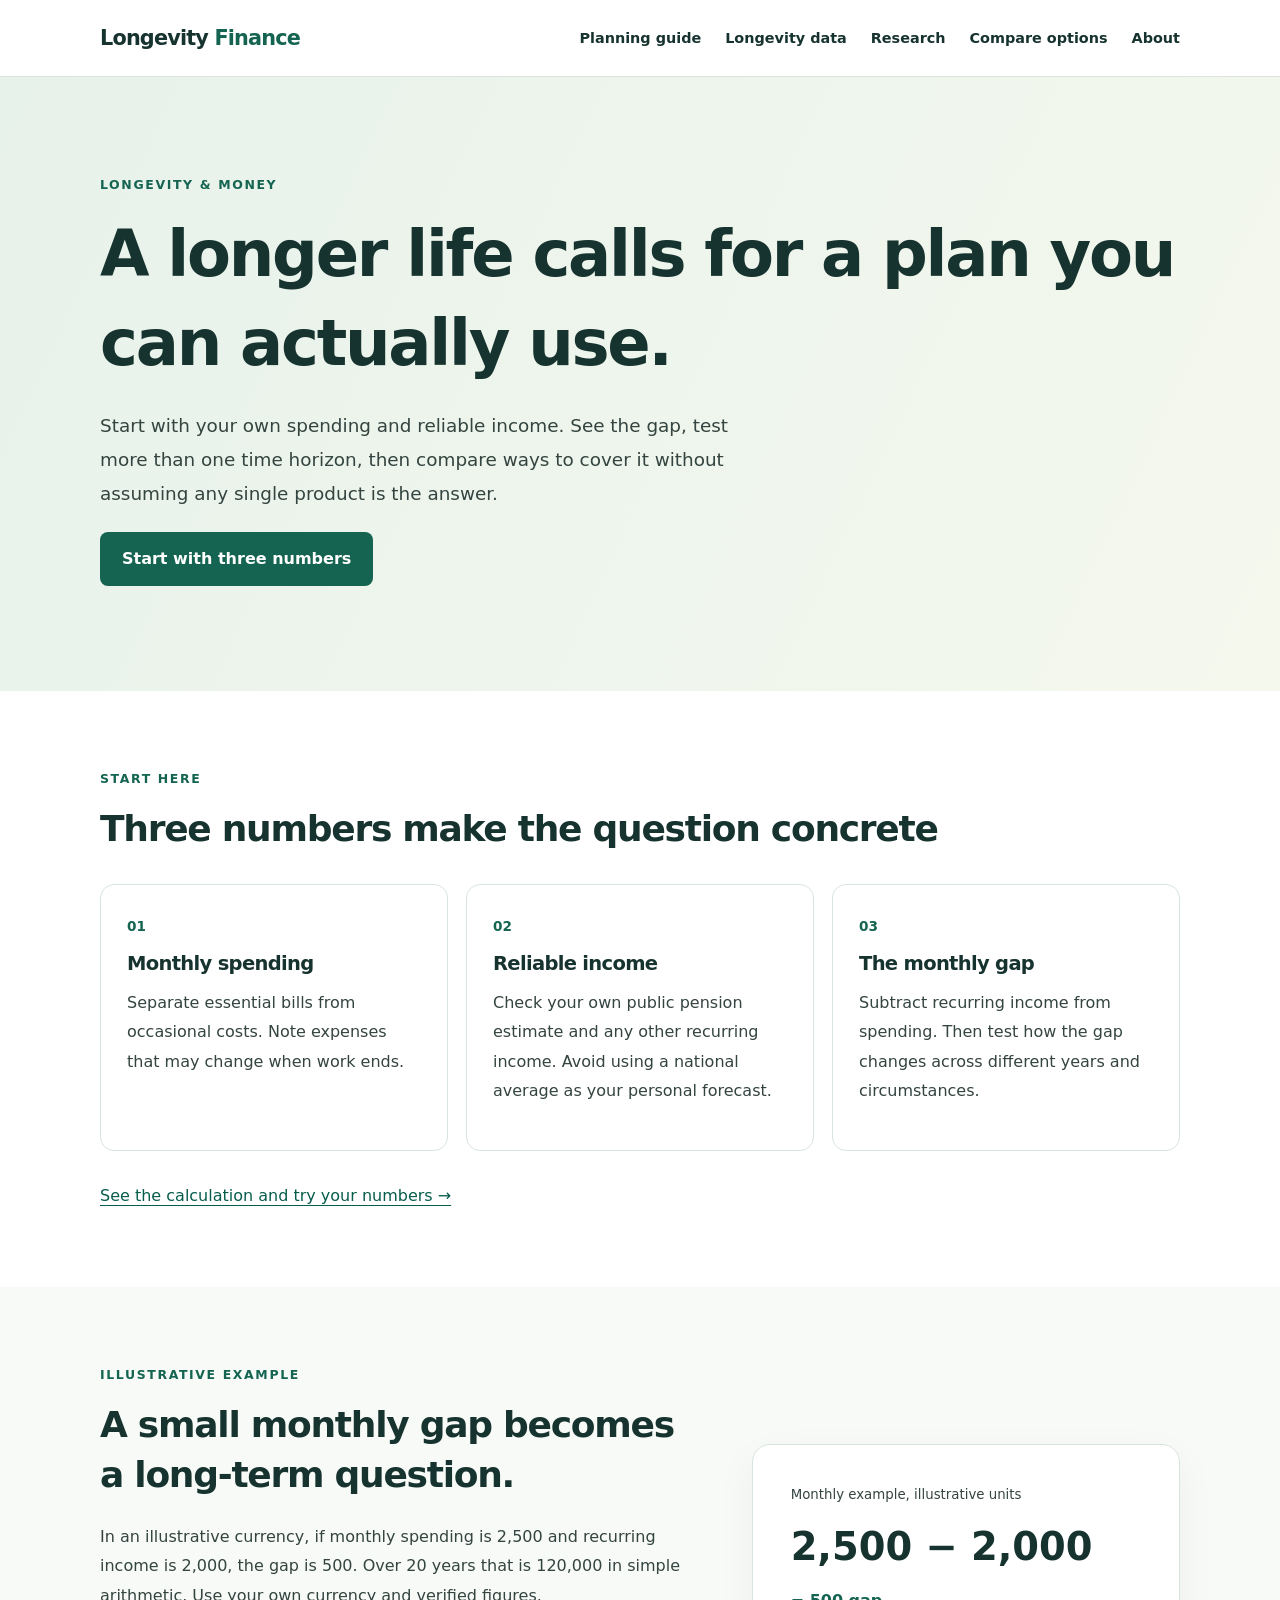
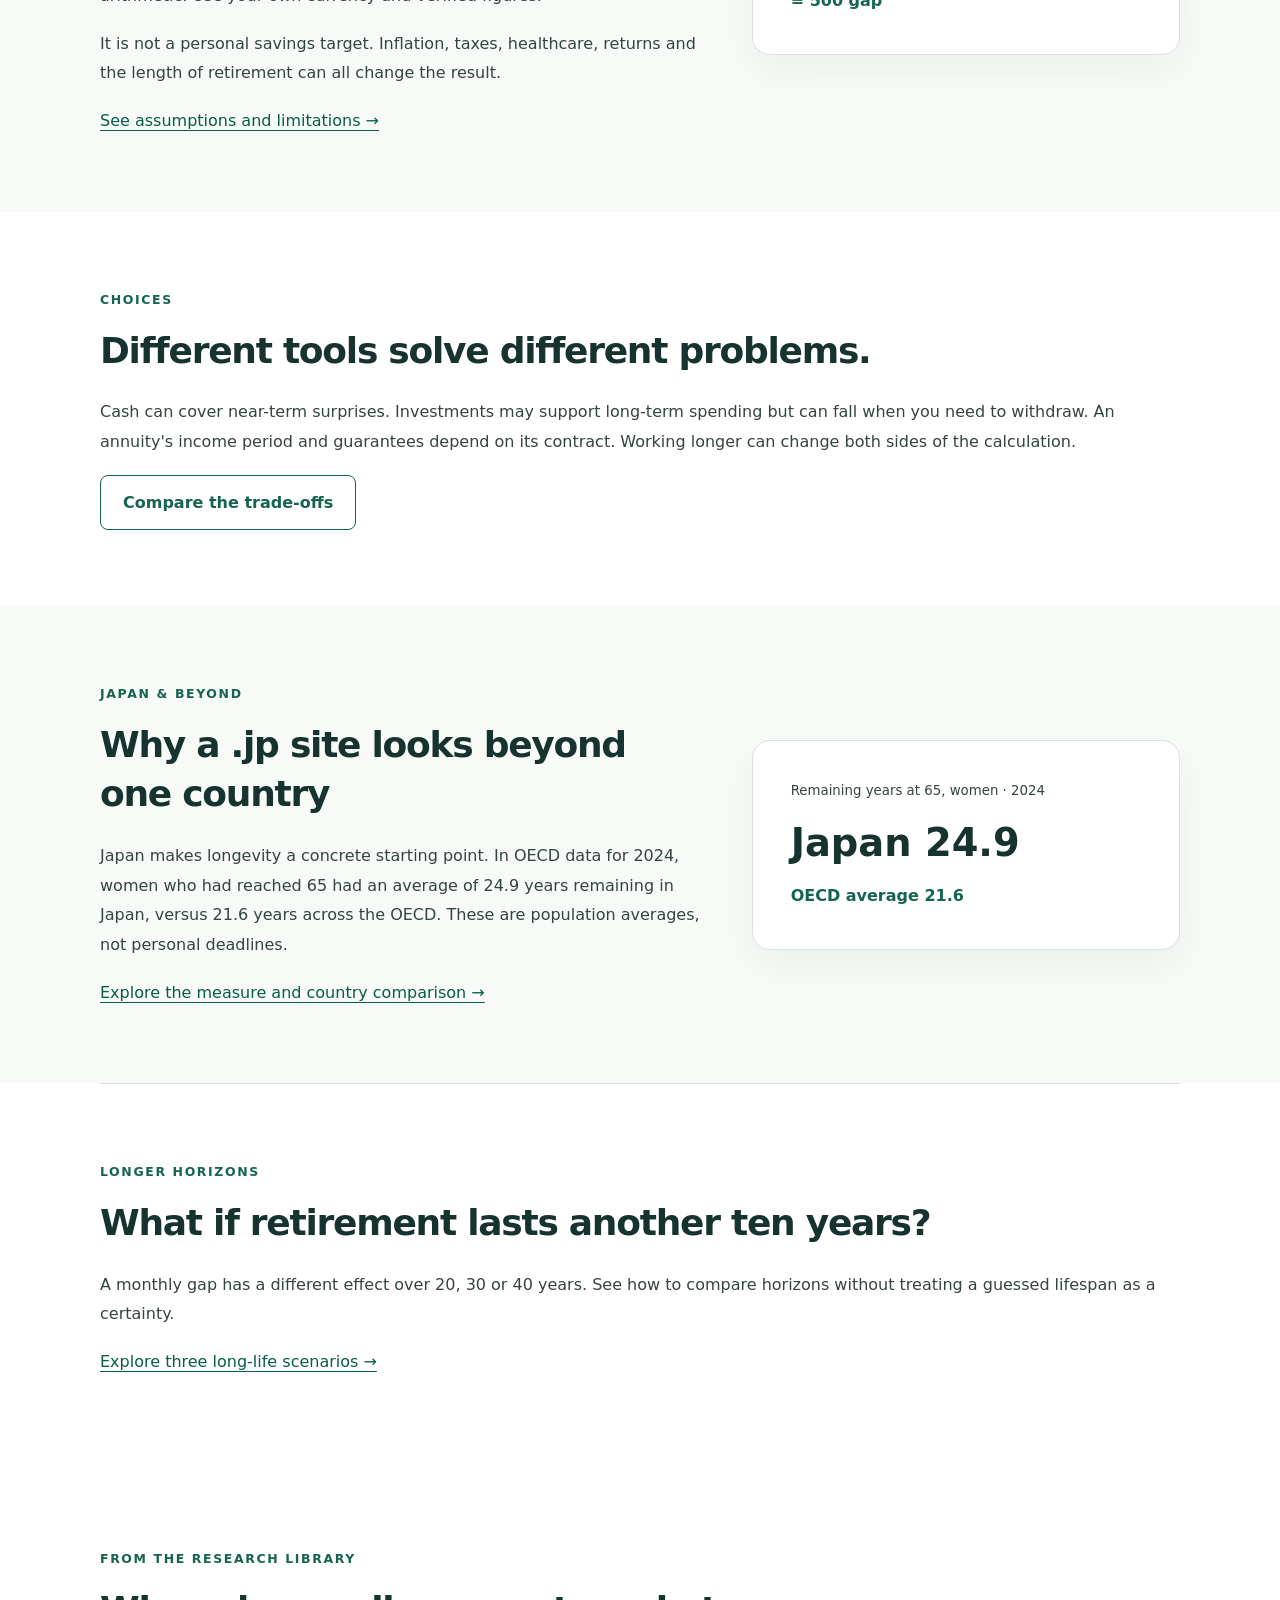
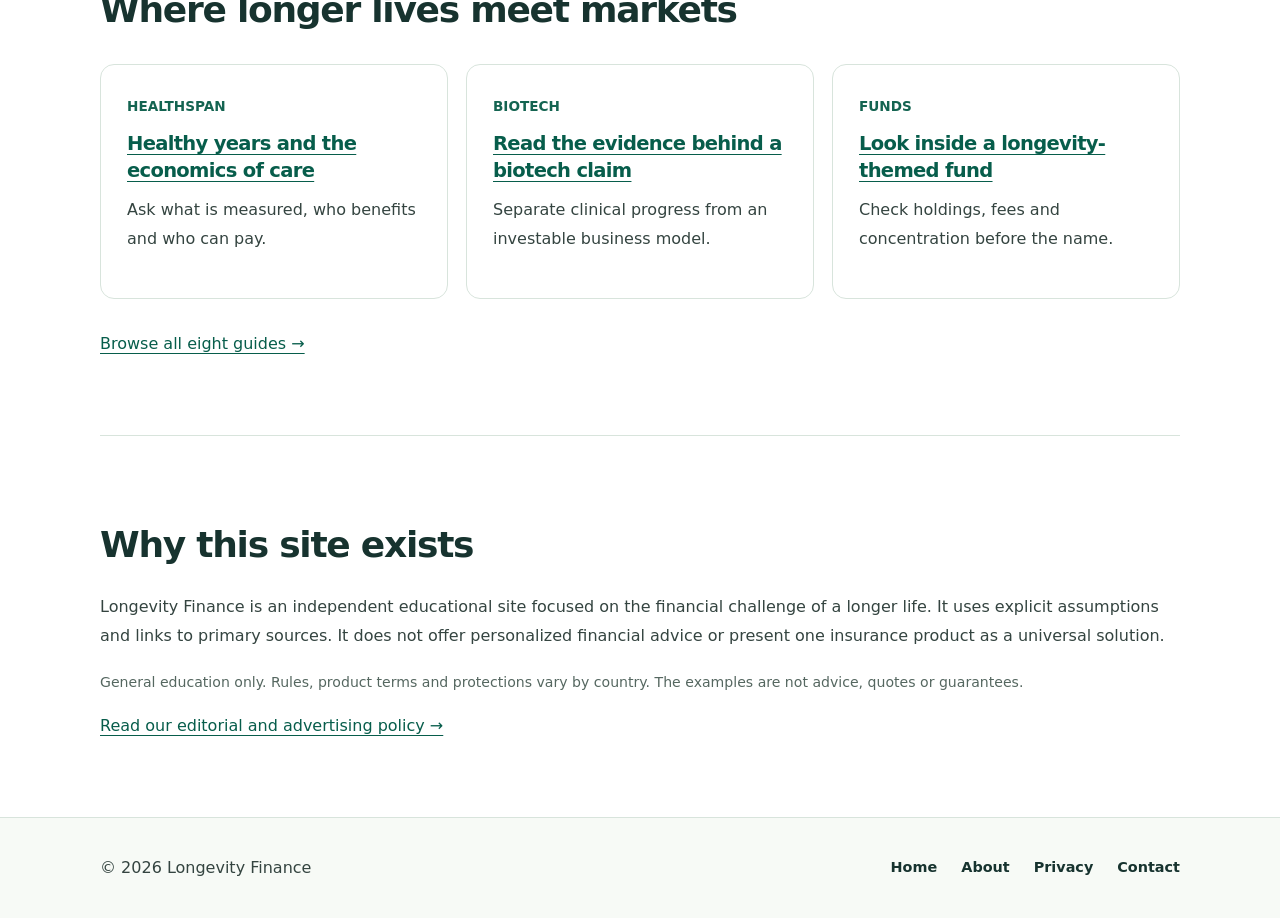
<file: index.html>
<!doctype html><html lang="en"><head><meta charset="utf-8"><meta name="viewport" content="width=device-width,initial-scale=1"><title>Plan for a longer life, with clearer numbers | Longevity Finance</title><meta name="description" content="A practical guide to retirement spending, pension income, and the trade-offs of savings, investments and annuities."><link rel="canonical" href="https://longevityfinance.jp/"><link rel="stylesheet" href="/styles.css"><script async src="https://pagead2.googlesyndication.com/pagead/js/adsbygoogle.js?client=ca-pub-2517860910281217"
     crossorigin="anonymous"></script><meta name="google-site-verification" content="Nt6ZTw661AhZCqPch3d6ShJqZ611ZljkINkzFoIB850" /></head><body><a class="skip" href="#main">Skip to content</a><header class="site-header"><div class="wrap header-inner"><a class="brand" href="/">Longevity <span>Finance</span></a><nav aria-label="Main menu"><a href="/guide.html">Planning guide</a><a href="/longevity-data.html">Longevity data</a><a href="/research.html">Research</a><a href="/options.html">Compare options</a><a href="/about.html">About</a></nav></div></header><main id="main">
<section class="hero"><div class="wrap"><p class="eyebrow">LONGEVITY & MONEY</p><h1>A longer life calls for a plan you can actually use.</h1><p class="lead">Start with your own spending and reliable income. See the gap, test more than one time horizon, then compare ways to cover it without assuming any single product is the answer.</p><a class="button" href="/guide.html">Start with three numbers</a></div></section>
<section class="wrap section"><p class="eyebrow">START HERE</p><h2>Three numbers make the question concrete</h2><div class="cards"><article class="card"><span class="step">01</span><h3>Monthly spending</h3><p>Separate essential bills from occasional costs. Note expenses that may change when work ends.</p></article><article class="card"><span class="step">02</span><h3>Reliable income</h3><p>Check your own public pension estimate and any other recurring income. Avoid using a national average as your personal forecast.</p></article><article class="card"><span class="step">03</span><h3>The monthly gap</h3><p>Subtract recurring income from spending. Then test how the gap changes across different years and circumstances.</p></article></div><a href="/guide.html">See the calculation and try your numbers →</a></section>
<section class="section tint"><div class="wrap split"><div><p class="eyebrow">ILLUSTRATIVE EXAMPLE</p><h2>A small monthly gap becomes a long-term question.</h2><p>In an illustrative currency, if monthly spending is 2,500 and recurring income is 2,000, the gap is 500. Over 20 years that is 120,000 in simple arithmetic. Use your own currency and verified figures.</p><p>It is not a personal savings target. Inflation, taxes, healthcare, returns and the length of retirement can all change the result.</p><a href="/guide.html#example">See assumptions and limitations →</a></div><div class="figure"><small>Monthly example, illustrative units</small><strong>2,500 − 2,000</strong><span>= 500 gap</span></div></div></section>
<section class="wrap section"><p class="eyebrow">CHOICES</p><h2>Different tools solve different problems.</h2><p>Cash can cover near-term surprises. Investments may support long-term spending but can fall when you need to withdraw. An annuity's income period and guarantees depend on its contract. Working longer can change both sides of the calculation.</p><a class="button outline" href="/options.html">Compare the trade-offs</a></section>
<section class="section tint"><div class="wrap split"><div><p class="eyebrow">JAPAN & BEYOND</p><h2>Why a .jp site looks beyond one country</h2><p>Japan makes longevity a concrete starting point. In OECD data for 2024, women who had reached 65 had an average of 24.9 years remaining in Japan, versus 21.6 years across the OECD. These are population averages, not personal deadlines.</p><a href="/longevity-data.html">Explore the measure and country comparison →</a></div><div class="figure"><small>Remaining years at 65, women · 2024</small><strong>Japan 24.9</strong><span>OECD average 21.6</span></div></div></section>
<section class="wrap section note"><p class="eyebrow">LONGER HORIZONS</p><h2>What if retirement lasts another ten years?</h2><p>A monthly gap has a different effect over 20, 30 or 40 years. See how to compare horizons without treating a guessed lifespan as a certainty.</p><p><a href="/scenarios.html">Explore three long-life scenarios →</a></p></section>
<section class="wrap section"><p class="eyebrow">FROM THE RESEARCH LIBRARY</p><h2>Where longer lives meet markets</h2><div class="cards"><article class="card"><span class="step">HEALTHSPAN</span><h3><a href="/healthspan-finance.html">Healthy years and the economics of care</a></h3><p>Ask what is measured, who benefits and who can pay.</p></article><article class="card"><span class="step">BIOTECH</span><h3><a href="/biotech-investing.html">Read the evidence behind a biotech claim</a></h3><p>Separate clinical progress from an investable business model.</p></article><article class="card"><span class="step">FUNDS</span><h3><a href="/longevity-funds.html">Look inside a longevity-themed fund</a></h3><p>Check holdings, fees and concentration before the name.</p></article></div><a href="/research.html">Browse all eight guides →</a></section>
<section class="wrap section note"><h2>Why this site exists</h2><p>Longevity Finance is an independent educational site focused on the financial challenge of a longer life. It uses explicit assumptions and links to primary sources. It does not offer personalized financial advice or present one insurance product as a universal solution.</p><p class="small">General education only. Rules, product terms and protections vary by country. The examples are not advice, quotes or guarantees.</p><a href="/about.html">Read our editorial and advertising policy →</a></section></main><footer><div class="wrap footer-inner"><p>© 2026 Longevity Finance</p><nav aria-label="Footer"><a href="/">Home</a><a href="/about.html">About</a><a href="/privacy.html">Privacy</a><a href="/contact.html">Contact</a></nav></div></footer></body></html>
</file>
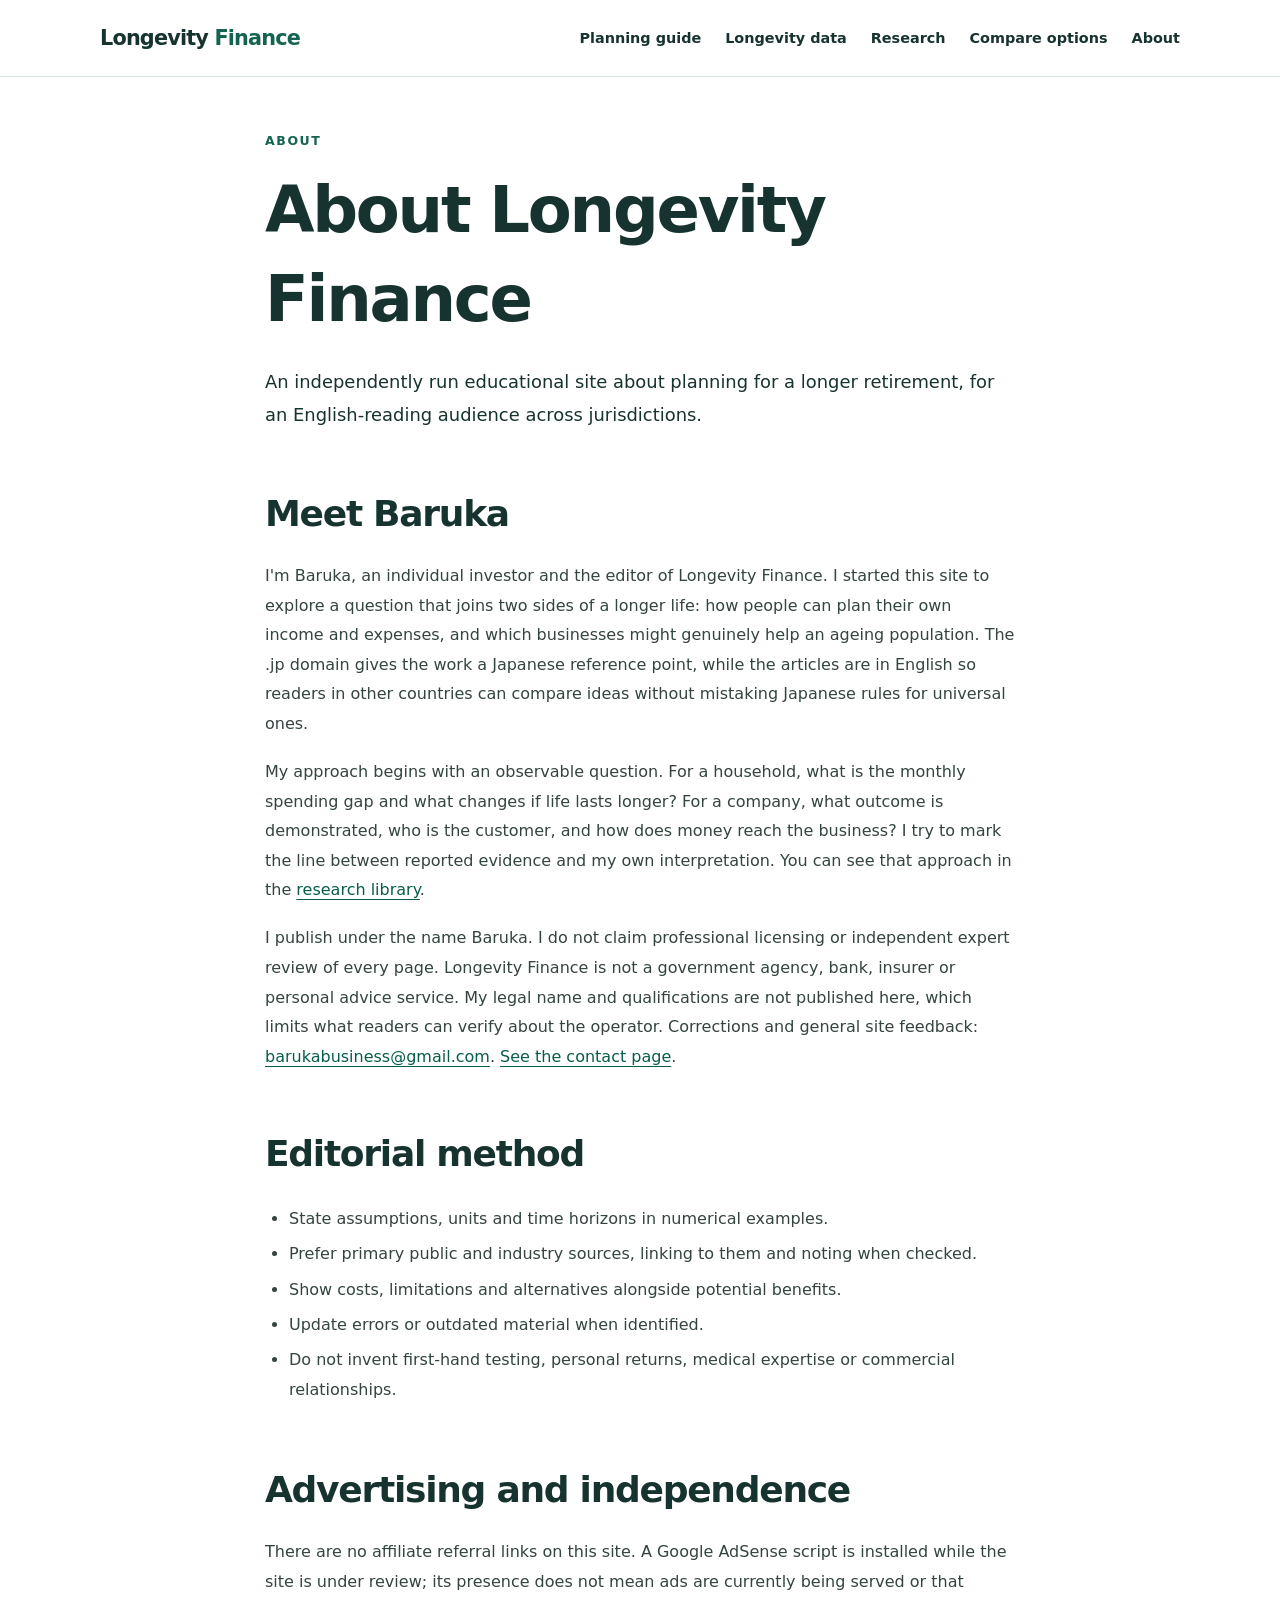
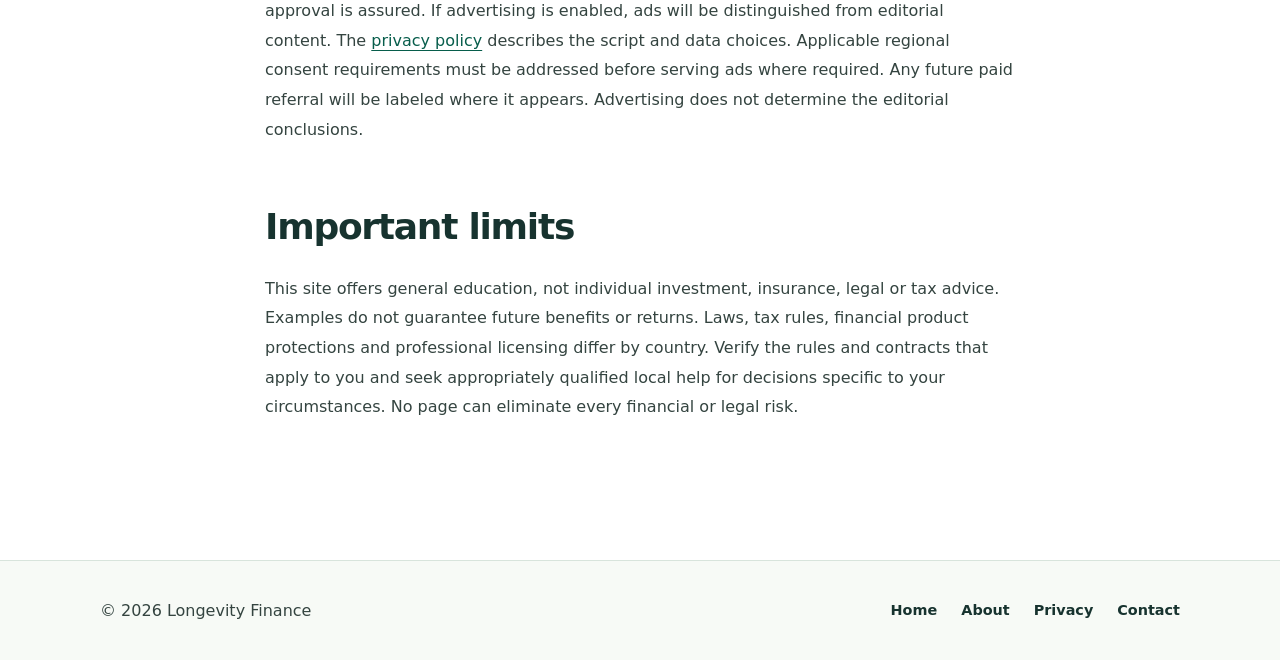
<file: about.html>
<!doctype html><html lang="en"><head><meta charset="utf-8"><meta name="viewport" content="width=device-width,initial-scale=1"><title>About and editorial policy | Longevity Finance</title><meta name="description" content="How Longevity Finance is operated, sources its financial education, and handles advertising."><link rel="canonical" href="https://longevityfinance.jp/about.html"><link rel="stylesheet" href="/styles.css"><script async src="https://pagead2.googlesyndication.com/pagead/js/adsbygoogle.js?client=ca-pub-2517860910281217"
     crossorigin="anonymous"></script></head><body><a class="skip" href="#main">Skip to content</a><header class="site-header"><div class="wrap header-inner"><a class="brand" href="/">Longevity <span>Finance</span></a><nav aria-label="Main menu"><a href="/guide.html">Planning guide</a><a href="/longevity-data.html">Longevity data</a><a href="/research.html">Research</a><a href="/options.html">Compare options</a><a href="/about.html">About</a></nav></div></header><main id="main">
<div class="article"><p class="eyebrow">ABOUT</p><h1>About Longevity Finance</h1><p class="intro">An independently run educational site about planning for a longer retirement, for an English-reading audience across jurisdictions.</p>
<section><h2>Meet Baruka</h2><p>I'm Baruka, an individual investor and the editor of Longevity Finance. I started this site to explore a question that joins two sides of a longer life: how people can plan their own income and expenses, and which businesses might genuinely help an ageing population. The .jp domain gives the work a Japanese reference point, while the articles are in English so readers in other countries can compare ideas without mistaking Japanese rules for universal ones.</p><p>My approach begins with an observable question. For a household, what is the monthly spending gap and what changes if life lasts longer? For a company, what outcome is demonstrated, who is the customer, and how does money reach the business? I try to mark the line between reported evidence and my own interpretation. You can see that approach in the <a href="/research.html">research library</a>.</p><p>I publish under the name Baruka. I do not claim professional licensing or independent expert review of every page. Longevity Finance is not a government agency, bank, insurer or personal advice service. My legal name and qualifications are not published here, which limits what readers can verify about the operator. Corrections and general site feedback: <a href="mailto:barukabusiness@gmail.com">barukabusiness@gmail.com</a>. <a href="/contact.html">See the contact page</a>.</p></section>
<section><h2>Editorial method</h2><ul><li>State assumptions, units and time horizons in numerical examples.</li><li>Prefer primary public and industry sources, linking to them and noting when checked.</li><li>Show costs, limitations and alternatives alongside potential benefits.</li><li>Update errors or outdated material when identified.</li><li>Do not invent first-hand testing, personal returns, medical expertise or commercial relationships.</li></ul></section>
<section><h2>Advertising and independence</h2><p>There are no affiliate referral links on this site. A Google AdSense script is installed while the site is under review; its presence does not mean ads are currently being served or that approval is assured. If advertising is enabled, ads will be distinguished from editorial content. The <a href="/privacy.html">privacy policy</a> describes the script and data choices. Applicable regional consent requirements must be addressed before serving ads where required. Any future paid referral will be labeled where it appears. Advertising does not determine the editorial conclusions.</p></section>
<section><h2>Important limits</h2><p>This site offers general education, not individual investment, insurance, legal or tax advice. Examples do not guarantee future benefits or returns. Laws, tax rules, financial product protections and professional licensing differ by country. Verify the rules and contracts that apply to you and seek appropriately qualified local help for decisions specific to your circumstances. No page can eliminate every financial or legal risk.</p></section></div></main><footer><div class="wrap footer-inner"><p>© 2026 Longevity Finance</p><nav aria-label="Footer"><a href="/">Home</a><a href="/about.html">About</a><a href="/privacy.html">Privacy</a><a href="/contact.html">Contact</a></nav></div></footer></body></html>
</file>
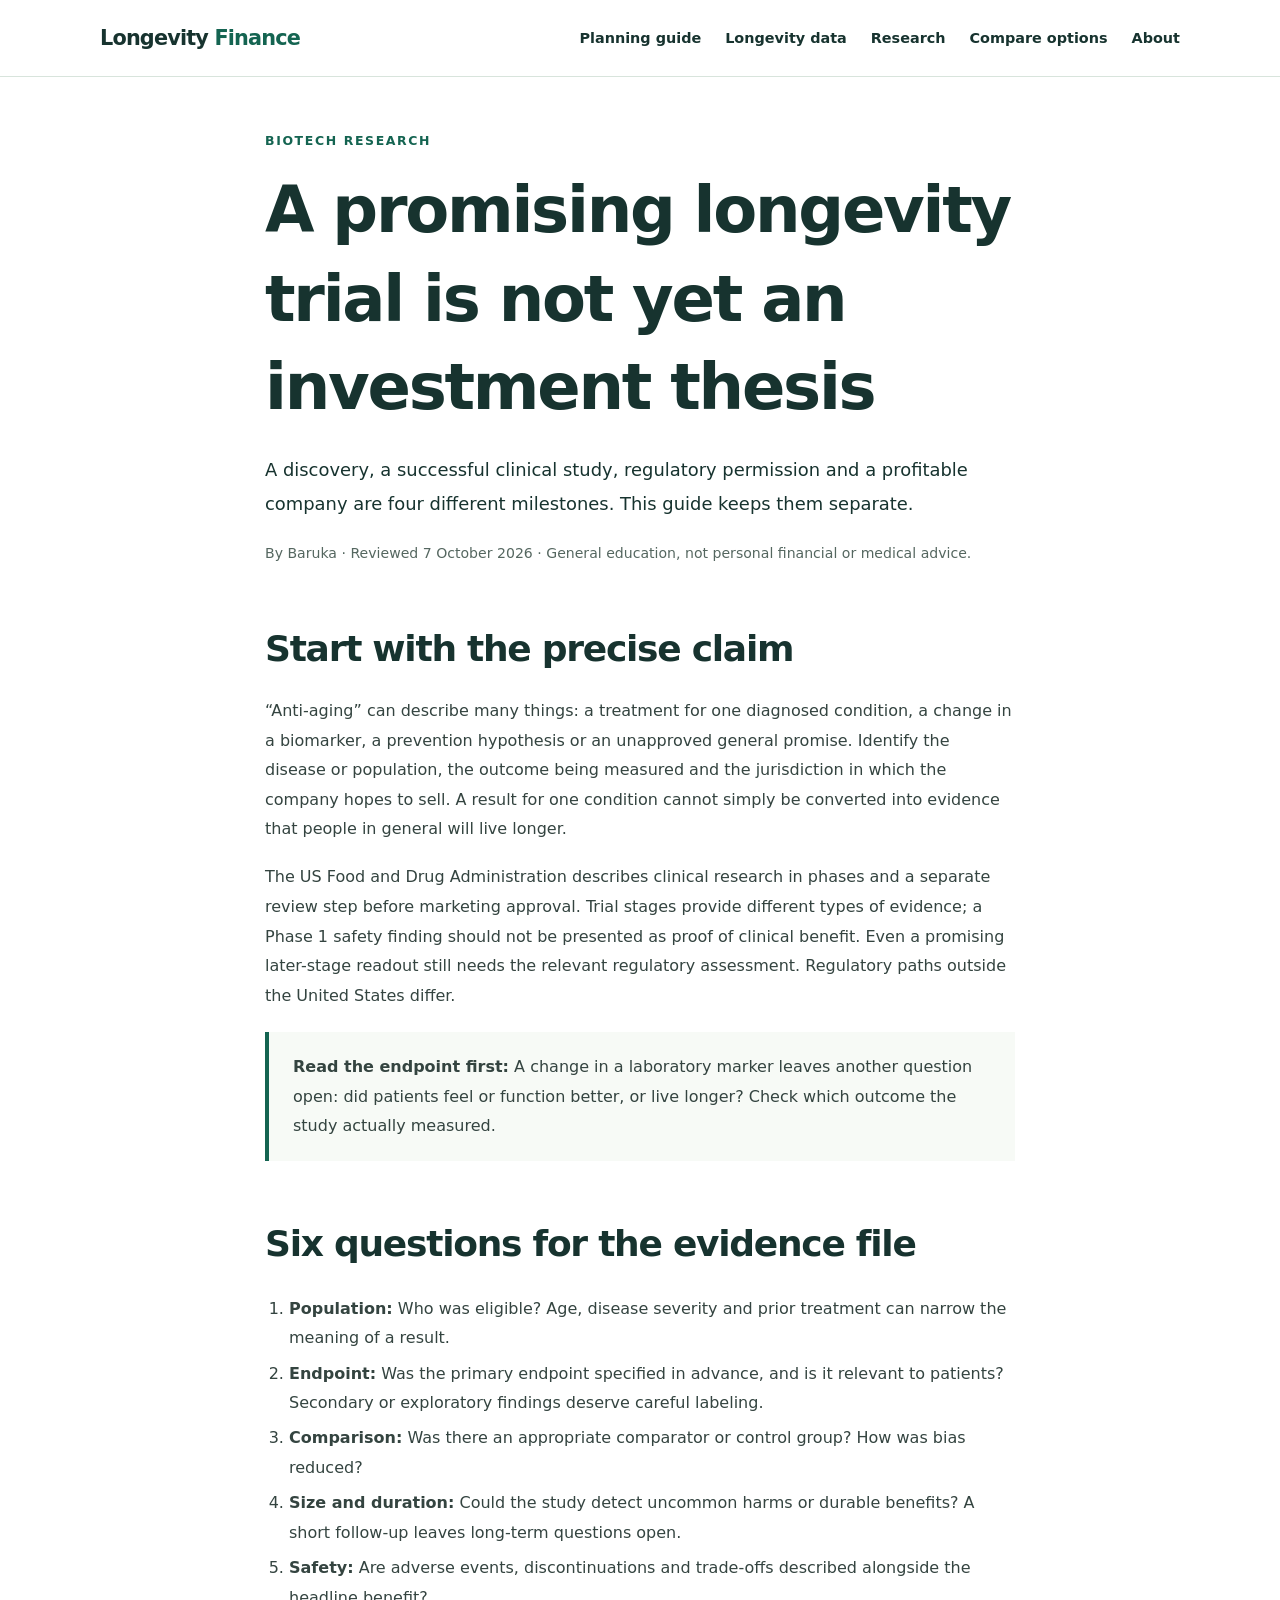
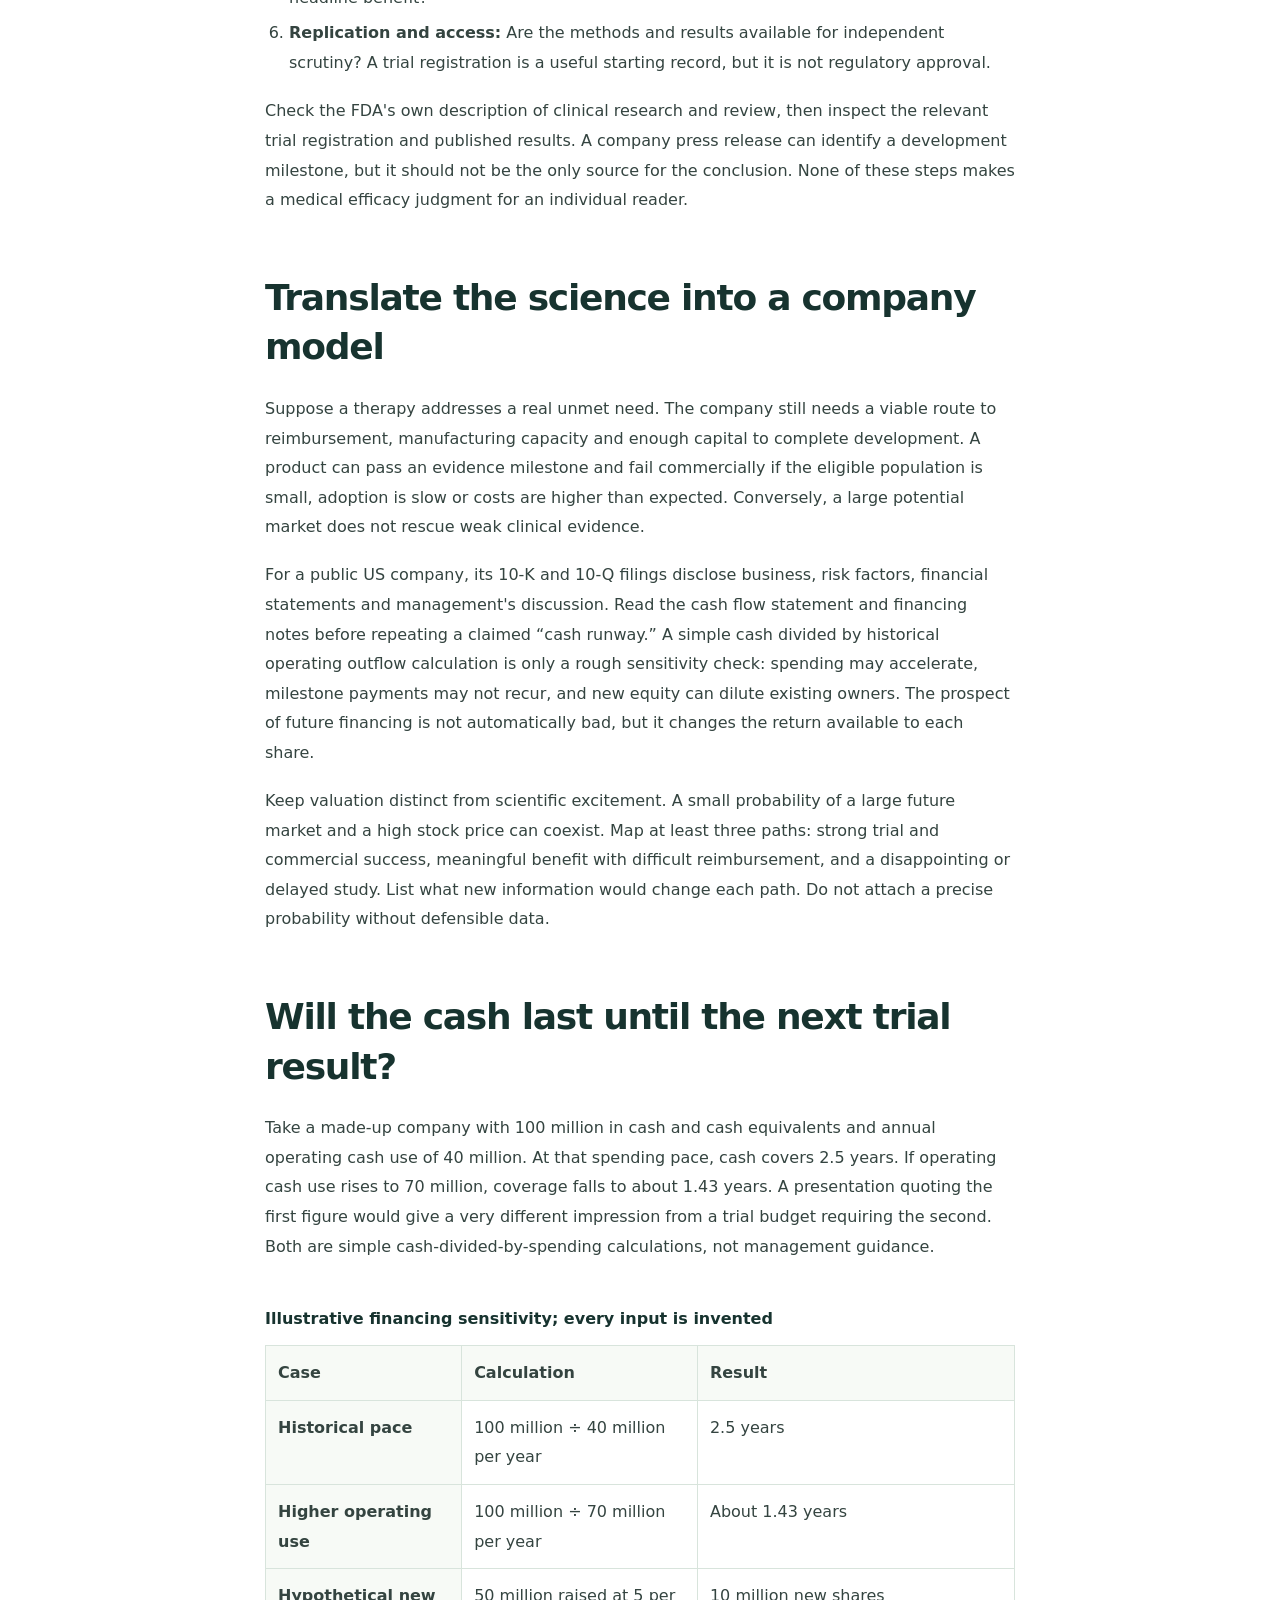
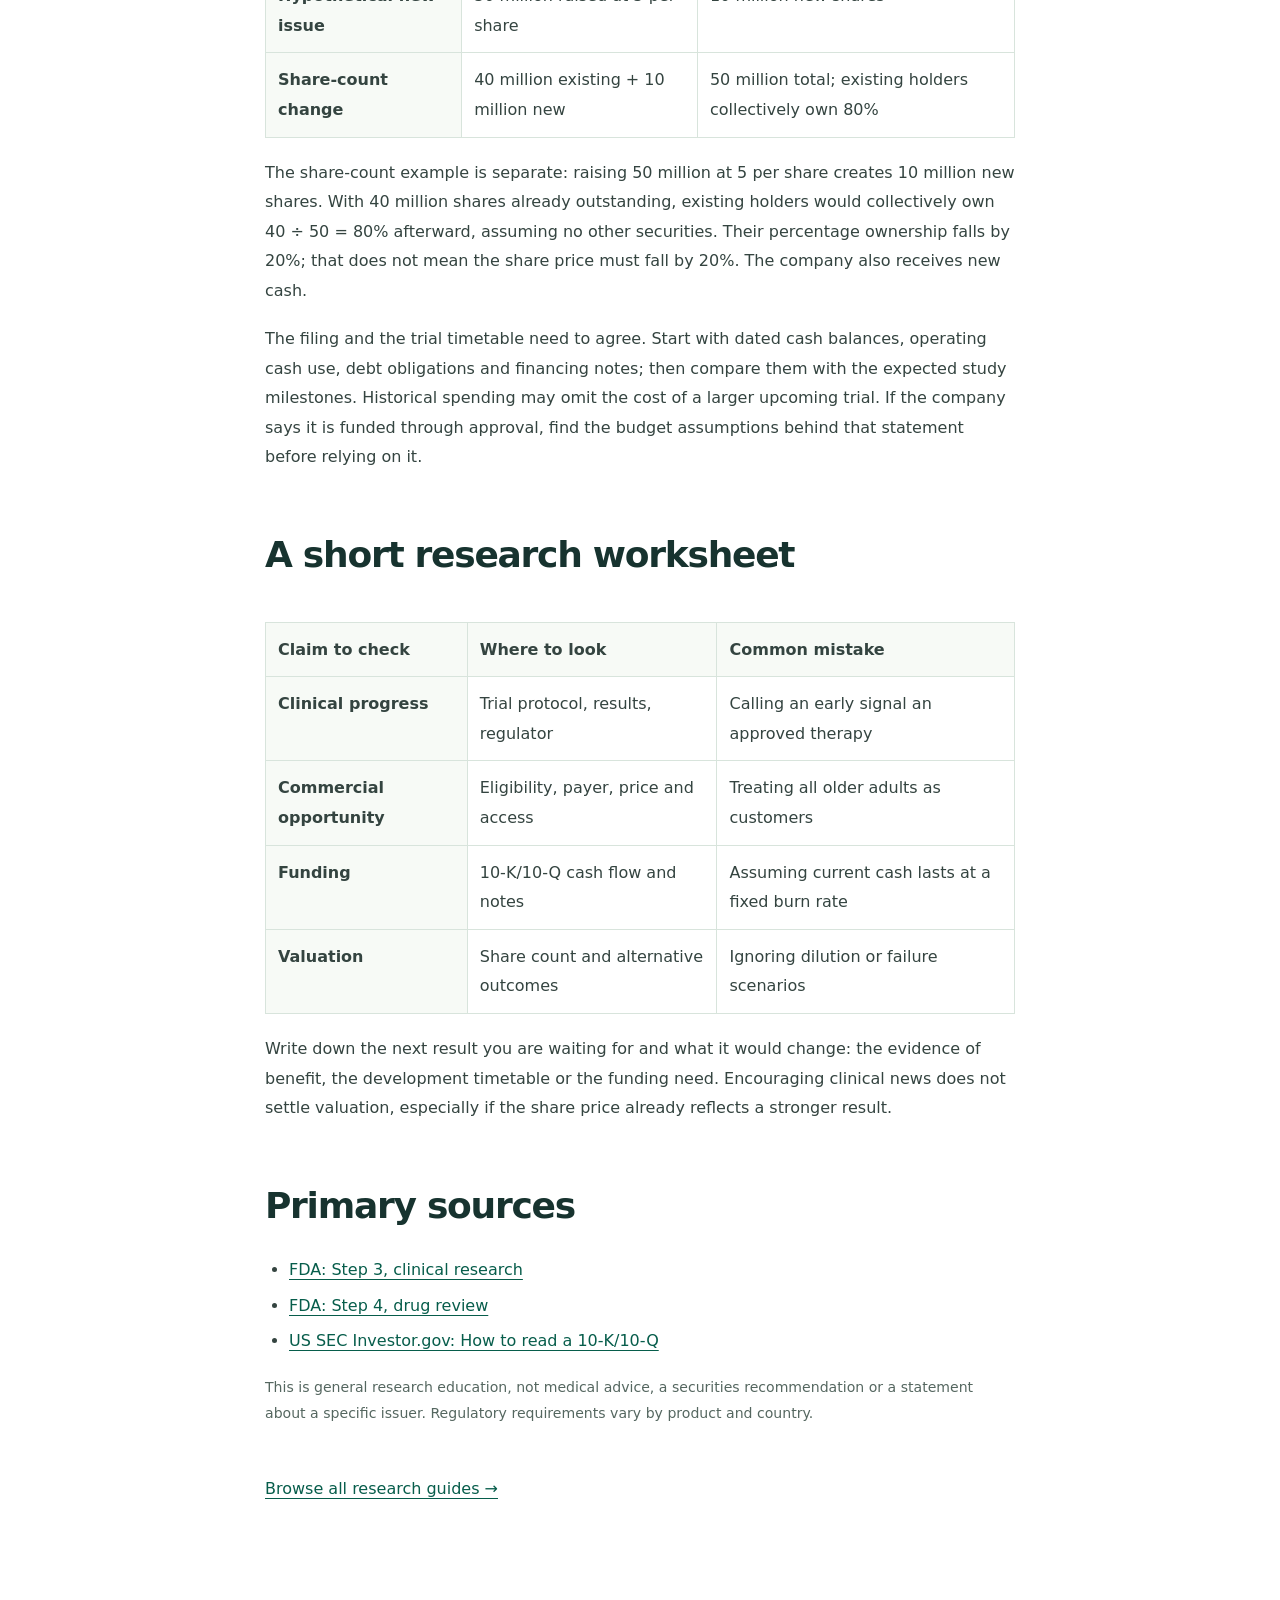
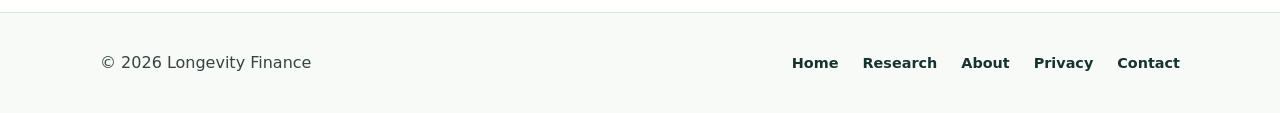
<file: biotech-investing.html>
<!doctype html><html lang="en"><head><meta charset="utf-8"><meta name="viewport" content="width=device-width,initial-scale=1"><title>How to read a longevity biotech investment claim | Longevity Finance</title><meta name="description" content="A source-based framework for checking clinical evidence, regulation, cash runway and valuation in longevity-related biotechnology."><link rel="canonical" href="https://longevityfinance.jp/biotech-investing.html"><link rel="stylesheet" href="/styles.css"><script async src="https://pagead2.googlesyndication.com/pagead/js/adsbygoogle.js?client=ca-pub-2517860910281217"
     crossorigin="anonymous"></script></head><body><a class="skip" href="#main">Skip to content</a><header class="site-header"><div class="wrap header-inner"><a class="brand" href="/">Longevity <span>Finance</span></a><nav aria-label="Main menu"><a href="/guide.html">Planning guide</a><a href="/longevity-data.html">Longevity data</a><a href="/research.html">Research</a><a href="/options.html">Compare options</a><a href="/about.html">About</a></nav></div></header><main id="main"><div class="article"><p class="eyebrow">BIOTECH RESEARCH</p><h1>A promising longevity trial is not yet an investment thesis</h1><p class="intro">A discovery, a successful clinical study, regulatory permission and a profitable company are four different milestones. This guide keeps them separate.</p><p class="small">By Baruka · Reviewed 7 October 2026 · General education, not personal financial or medical advice.</p>
<section><h2>Start with the precise claim</h2><p>“Anti-aging” can describe many things: a treatment for one diagnosed condition, a change in a biomarker, a prevention hypothesis or an unapproved general promise. Identify the disease or population, the outcome being measured and the jurisdiction in which the company hopes to sell. A result for one condition cannot simply be converted into evidence that people in general will live longer.</p><p>The US Food and Drug Administration describes clinical research in phases and a separate review step before marketing approval. Trial stages provide different types of evidence; a Phase 1 safety finding should not be presented as proof of clinical benefit. Even a promising later-stage readout still needs the relevant regulatory assessment. Regulatory paths outside the United States differ.</p><div class="callout"><strong>Read the endpoint first:</strong> A change in a laboratory marker leaves another question open: did patients feel or function better, or live longer? Check which outcome the study actually measured.</div></section>
<section><h2>Six questions for the evidence file</h2><ol><li><strong>Population:</strong> Who was eligible? Age, disease severity and prior treatment can narrow the meaning of a result.</li><li><strong>Endpoint:</strong> Was the primary endpoint specified in advance, and is it relevant to patients? Secondary or exploratory findings deserve careful labeling.</li><li><strong>Comparison:</strong> Was there an appropriate comparator or control group? How was bias reduced?</li><li><strong>Size and duration:</strong> Could the study detect uncommon harms or durable benefits? A short follow-up leaves long-term questions open.</li><li><strong>Safety:</strong> Are adverse events, discontinuations and trade-offs described alongside the headline benefit?</li><li><strong>Replication and access:</strong> Are the methods and results available for independent scrutiny? A trial registration is a useful starting record, but it is not regulatory approval.</li></ol><p>Check the FDA's own description of clinical research and review, then inspect the relevant trial registration and published results. A company press release can identify a development milestone, but it should not be the only source for the conclusion. None of these steps makes a medical efficacy judgment for an individual reader.</p></section>
<section><h2>Translate the science into a company model</h2><p>Suppose a therapy addresses a real unmet need. The company still needs a viable route to reimbursement, manufacturing capacity and enough capital to complete development. A product can pass an evidence milestone and fail commercially if the eligible population is small, adoption is slow or costs are higher than expected. Conversely, a large potential market does not rescue weak clinical evidence.</p><p>For a public US company, its 10-K and 10-Q filings disclose business, risk factors, financial statements and management's discussion. Read the cash flow statement and financing notes before repeating a claimed “cash runway.” A simple cash divided by historical operating outflow calculation is only a rough sensitivity check: spending may accelerate, milestone payments may not recur, and new equity can dilute existing owners. The prospect of future financing is not automatically bad, but it changes the return available to each share.</p><p>Keep valuation distinct from scientific excitement. A small probability of a large future market and a high stock price can coexist. Map at least three paths: strong trial and commercial success, meaningful benefit with difficult reimbursement, and a disappointing or delayed study. List what new information would change each path. Do not attach a precise probability without defensible data.</p></section>
<section><h2>Will the cash last until the next trial result?</h2><p>Take a made-up company with 100 million in cash and cash equivalents and annual operating cash use of 40 million. At that spending pace, cash covers 2.5 years. If operating cash use rises to 70 million, coverage falls to about 1.43 years. A presentation quoting the first figure would give a very different impression from a trial budget requiring the second. Both are simple cash-divided-by-spending calculations, not management guidance.</p><div class="table-scroll"><table><caption>Illustrative financing sensitivity; every input is invented</caption><thead><tr><th scope="col">Case</th><th scope="col">Calculation</th><th scope="col">Result</th></tr></thead><tbody><tr><th scope="row">Historical pace</th><td>100 million ÷ 40 million per year</td><td>2.5 years</td></tr><tr><th scope="row">Higher operating use</th><td>100 million ÷ 70 million per year</td><td>About 1.43 years</td></tr><tr><th scope="row">Hypothetical new issue</th><td>50 million raised at 5 per share</td><td>10 million new shares</td></tr><tr><th scope="row">Share-count change</th><td>40 million existing + 10 million new</td><td>50 million total; existing holders collectively own 80%</td></tr></tbody></table></div><p>The share-count example is separate: raising 50 million at 5 per share creates 10 million new shares. With 40 million shares already outstanding, existing holders would collectively own 40 ÷ 50 = 80% afterward, assuming no other securities. Their percentage ownership falls by 20%; that does not mean the share price must fall by 20%. The company also receives new cash.</p><p>The filing and the trial timetable need to agree. Start with dated cash balances, operating cash use, debt obligations and financing notes; then compare them with the expected study milestones. Historical spending may omit the cost of a larger upcoming trial. If the company says it is funded through approval, find the budget assumptions behind that statement before relying on it.</p></section>
<section><h2>A short research worksheet</h2><div class="table-scroll"><table><thead><tr><th scope="col">Claim to check</th><th scope="col">Where to look</th><th scope="col">Common mistake</th></tr></thead><tbody><tr><th scope="row">Clinical progress</th><td>Trial protocol, results, regulator</td><td>Calling an early signal an approved therapy</td></tr><tr><th scope="row">Commercial opportunity</th><td>Eligibility, payer, price and access</td><td>Treating all older adults as customers</td></tr><tr><th scope="row">Funding</th><td>10-K/10-Q cash flow and notes</td><td>Assuming current cash lasts at a fixed burn rate</td></tr><tr><th scope="row">Valuation</th><td>Share count and alternative outcomes</td><td>Ignoring dilution or failure scenarios</td></tr></tbody></table></div><p>Write down the next result you are waiting for and what it would change: the evidence of benefit, the development timetable or the funding need. Encouraging clinical news does not settle valuation, especially if the share price already reflects a stronger result.</p></section>
<section class="sources"><h2>Primary sources</h2><ul><li><a href="https://www.fda.gov/patients/drug-development-process/step-3-clinical-research">FDA: Step 3, clinical research</a></li><li><a href="https://www.fda.gov/patients/drug-development-process/step-4-fda-drug-review">FDA: Step 4, drug review</a></li><li><a href="https://www.investor.gov/introduction-investing/general-resources/news-alerts/alerts-bulletins/investor-bulletins/how-read">US SEC Investor.gov: How to read a 10-K/10-Q</a></li></ul><p class="small">This is general research education, not medical advice, a securities recommendation or a statement about a specific issuer. Regulatory requirements vary by product and country.</p></section><p><a href="/research.html">Browse all research guides →</a></p></div></main><footer><div class="wrap footer-inner"><p>© 2026 Longevity Finance</p><nav aria-label="Footer"><a href="/">Home</a><a href="/research.html">Research</a><a href="/about.html">About</a><a href="/privacy.html">Privacy</a><a href="/contact.html">Contact</a></nav></div></footer></body></html>
</file>
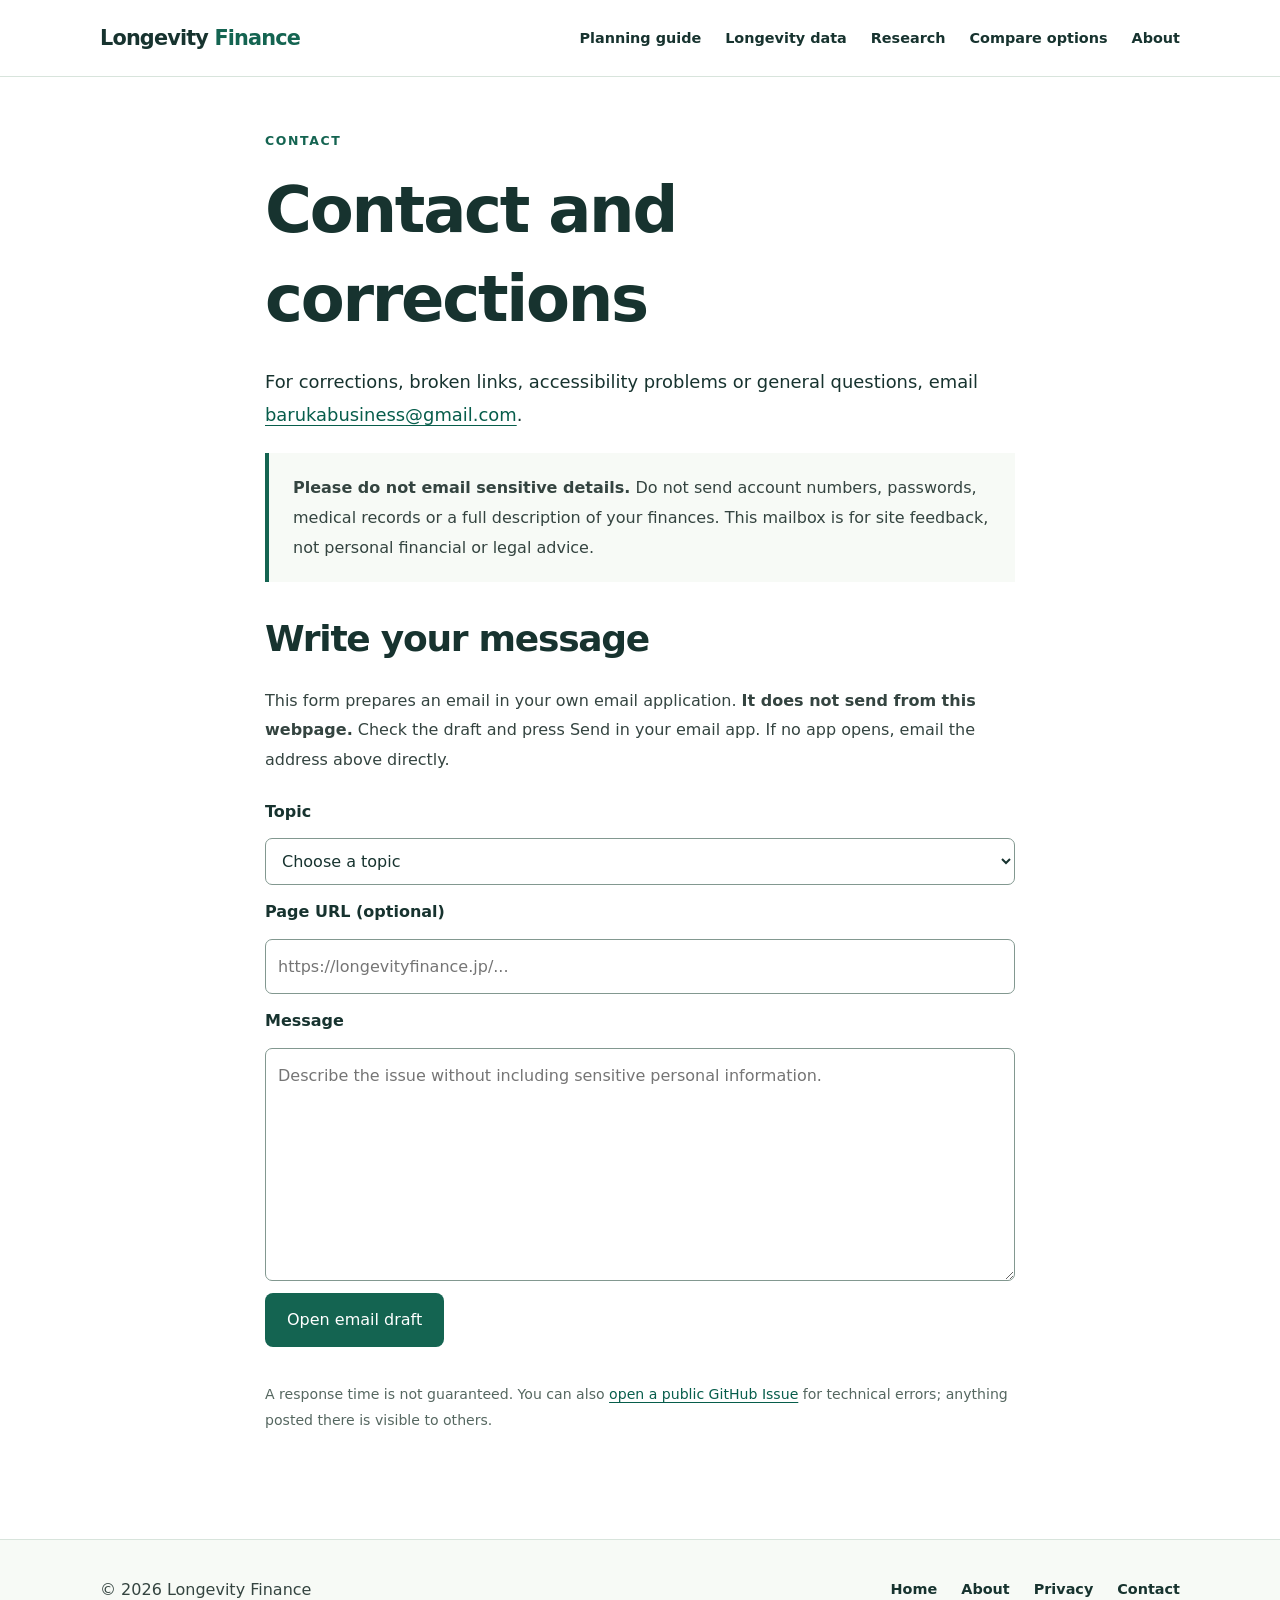
<file: contact.html>
<!doctype html><html lang="en"><head><meta charset="utf-8"><meta name="viewport" content="width=device-width,initial-scale=1"><title>Contact and corrections | Longevity Finance</title><meta name="description" content="How to report a correction or site issue to Longevity Finance without sharing personal information."><link rel="canonical" href="https://longevityfinance.jp/contact.html"><link rel="stylesheet" href="/styles.css"><script async src="https://pagead2.googlesyndication.com/pagead/js/adsbygoogle.js?client=ca-pub-2517860910281217"
     crossorigin="anonymous"></script></head><body><a class="skip" href="#main">Skip to content</a><header class="site-header"><div class="wrap header-inner"><a class="brand" href="/">Longevity <span>Finance</span></a><nav aria-label="Main menu"><a href="/guide.html">Planning guide</a><a href="/longevity-data.html">Longevity data</a><a href="/research.html">Research</a><a href="/options.html">Compare options</a><a href="/about.html">About</a></nav></div></header><main id="main">
<div class="article"><p class="eyebrow">CONTACT</p><h1>Contact and corrections</h1><p class="intro">For corrections, broken links, accessibility problems or general questions, email <a href="mailto:barukabusiness@gmail.com">barukabusiness@gmail.com</a>.</p><div class="callout"><strong>Please do not email sensitive details.</strong> Do not send account numbers, passwords, medical records or a full description of your finances. This mailbox is for site feedback, not personal financial or legal advice.</div><h2>Write your message</h2><p>This form prepares an email in your own email application. <strong>It does not send from this webpage.</strong> Check the draft and press Send in your email app. If no app opens, email the address above directly.</p><form id="contact-form" class="contact-form"><label for="topic">Topic</label><select id="topic" name="topic" required><option value="">Choose a topic</option><option value="Article correction">Article correction</option><option value="Broken link or accessibility">Broken link or accessibility</option><option value="General site question">General site question</option></select><label for="page-url">Page URL (optional)</label><input id="page-url" name="page-url" type="url" placeholder="https://longevityfinance.jp/..." autocomplete="url"><label for="message">Message</label><textarea id="message" name="message" required minlength="10" maxlength="3000" rows="7" placeholder="Describe the issue without including sensitive personal information."></textarea><button type="submit" class="button">Open email draft</button></form><p class="small">A response time is not guaranteed. You can also <a href="https://github.com/anntikunn/longevity-finance/issues/new">open a public GitHub Issue</a> for technical errors; anything posted there is visible to others.</p></div></main><footer><div class="wrap footer-inner"><p>© 2026 Longevity Finance</p><nav aria-label="Footer"><a href="/">Home</a><a href="/about.html">About</a><a href="/privacy.html">Privacy</a><a href="/contact.html">Contact</a></nav></div></footer><script src="/contact-form.js" defer></script></body></html>
</file>
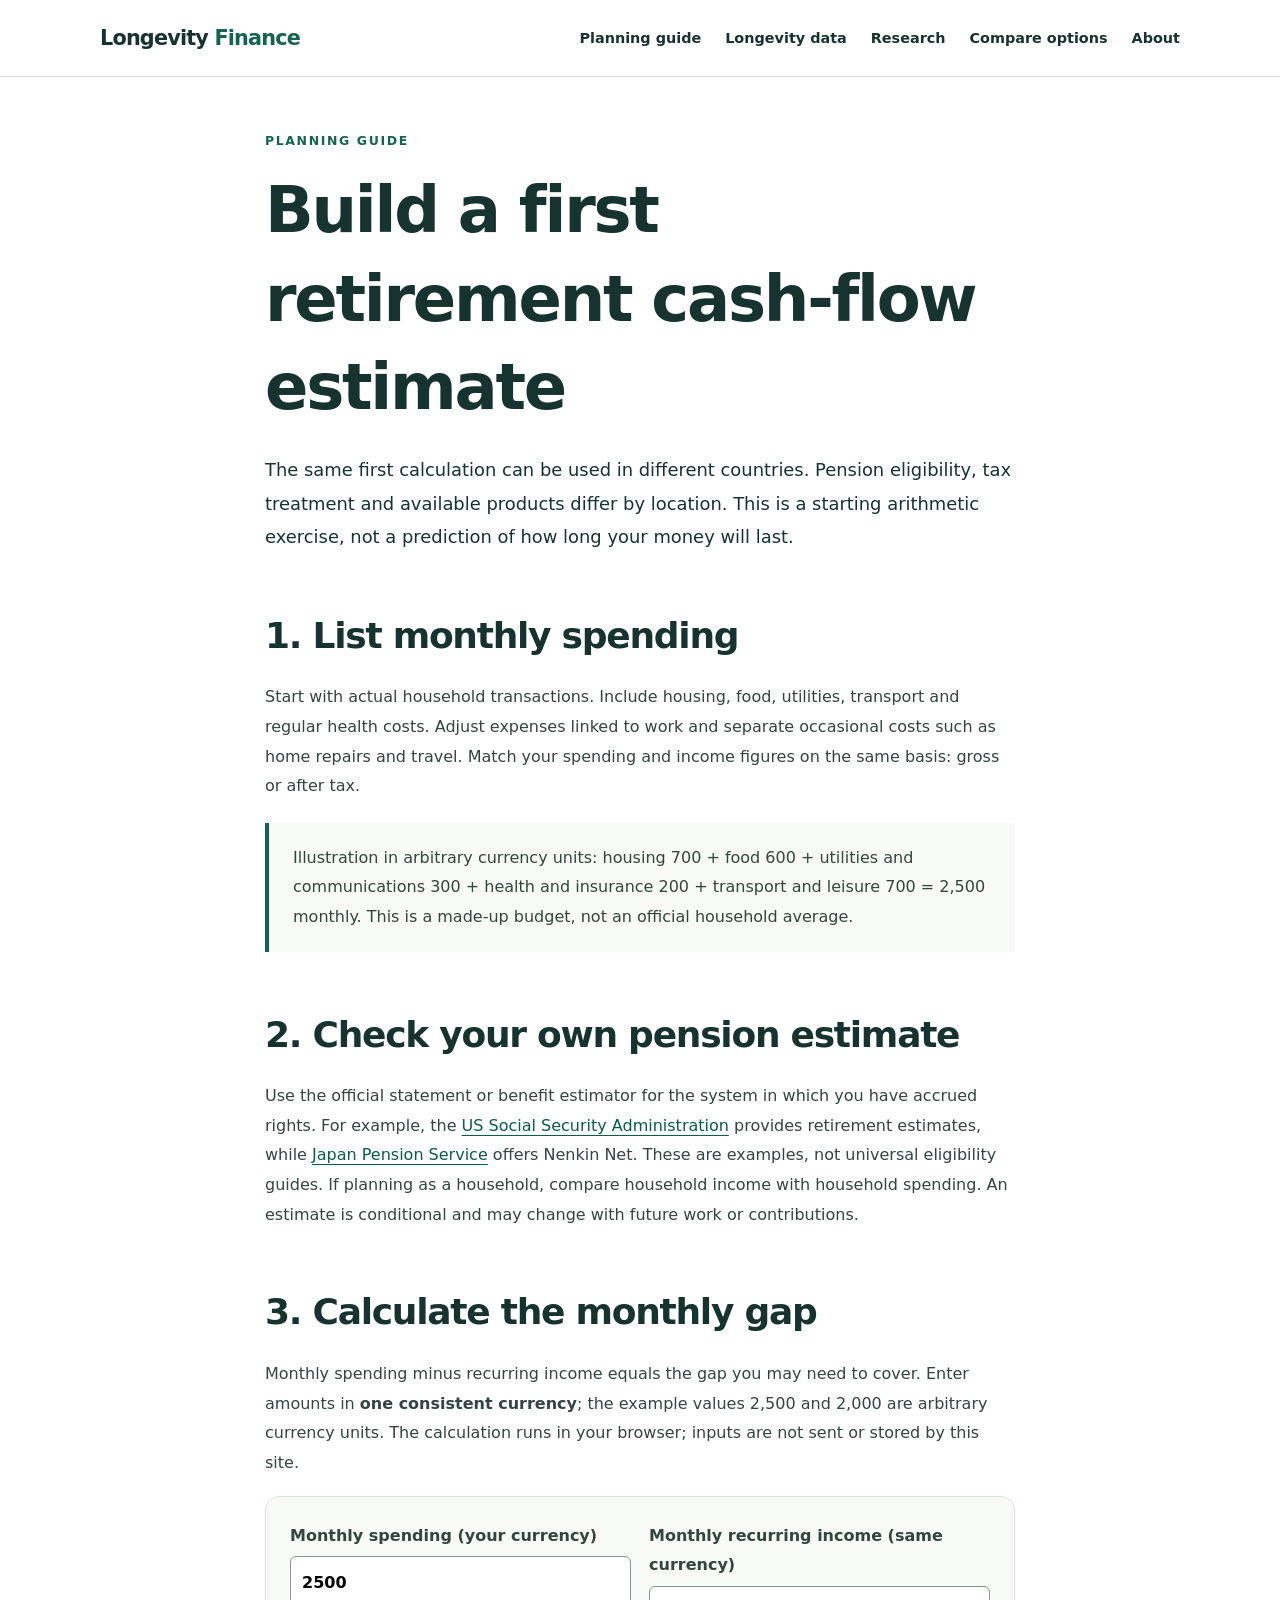
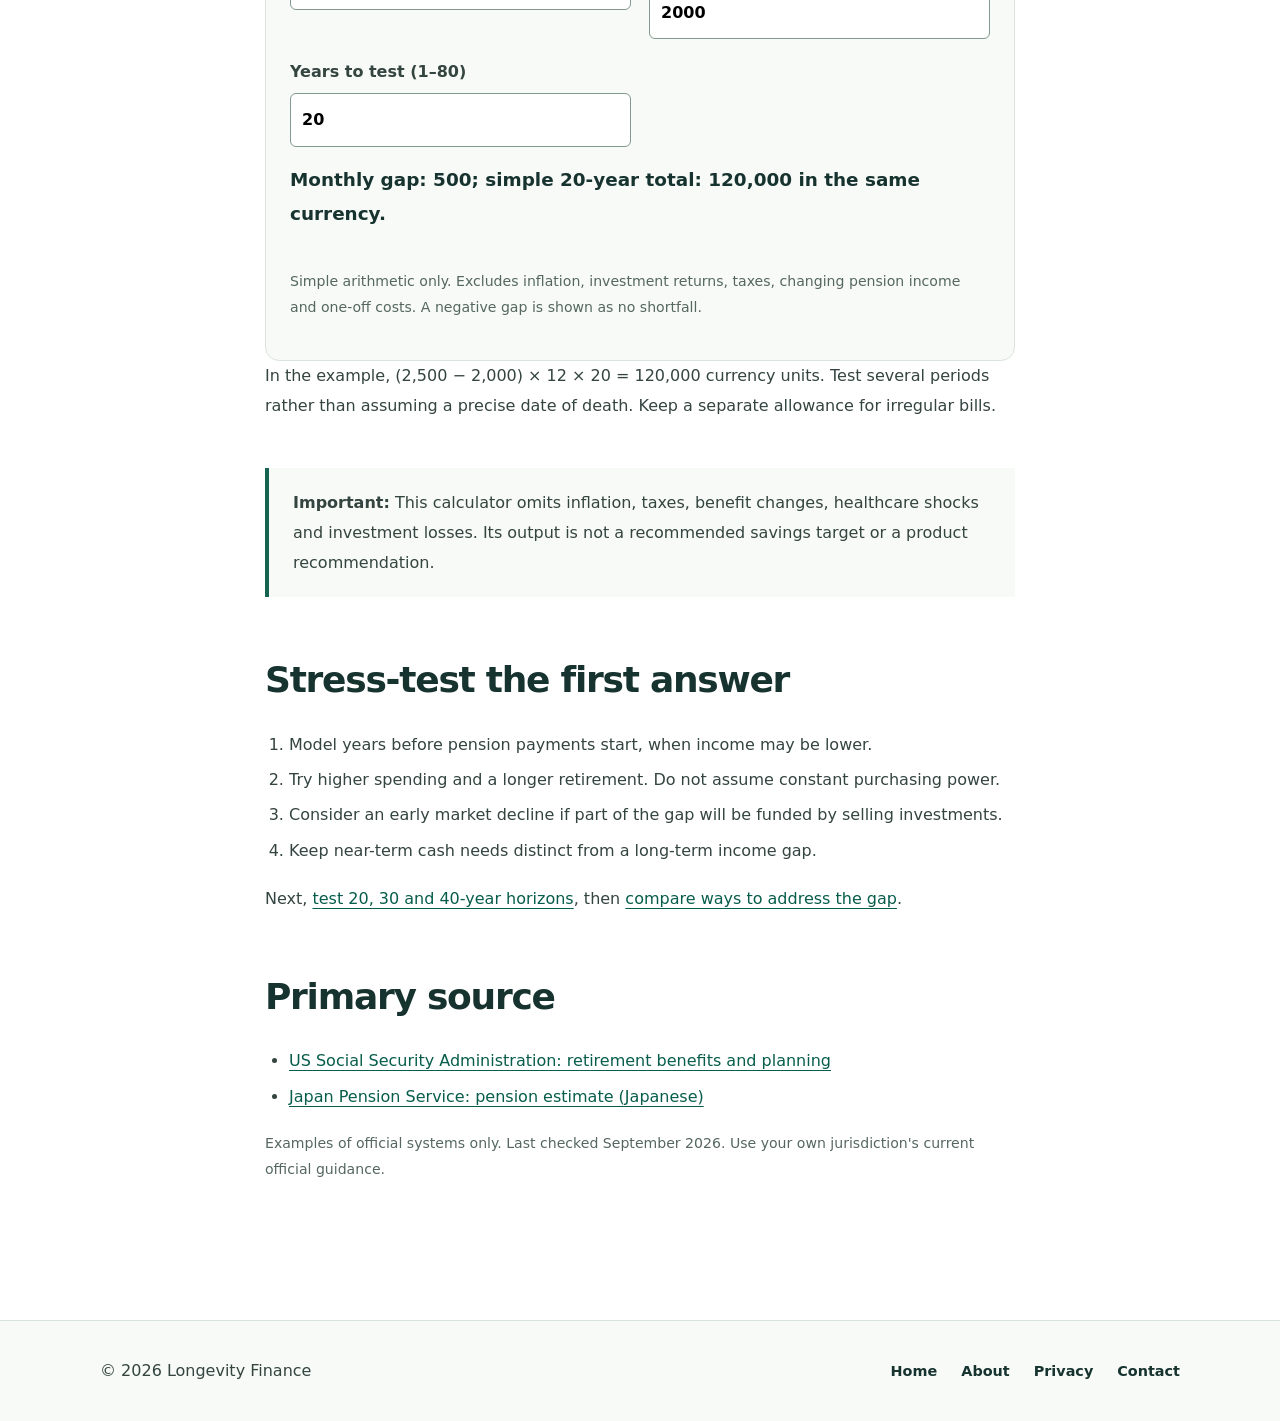
<file: guide.html>
<!doctype html><html lang="en"><head><meta charset="utf-8"><meta name="viewport" content="width=device-width,initial-scale=1"><title>Retirement cash-flow planning: three numbers and a worked example | Longevity Finance</title><meta name="description" content="Estimate your retirement spending gap using your own expenses and pension estimate; explore assumptions with an on-page calculator."><link rel="canonical" href="https://longevityfinance.jp/guide.html"><link rel="stylesheet" href="/styles.css"><script async src="https://pagead2.googlesyndication.com/pagead/js/adsbygoogle.js?client=ca-pub-2517860910281217"
     crossorigin="anonymous"></script></head><body><a class="skip" href="#main">Skip to content</a><header class="site-header"><div class="wrap header-inner"><a class="brand" href="/">Longevity <span>Finance</span></a><nav aria-label="Main menu"><a href="/guide.html">Planning guide</a><a href="/longevity-data.html">Longevity data</a><a href="/research.html">Research</a><a href="/options.html">Compare options</a><a href="/about.html">About</a></nav></div></header><main id="main">
<div class="article"><p class="eyebrow">PLANNING GUIDE</p><h1>Build a first retirement cash-flow estimate</h1><p class="intro">The same first calculation can be used in different countries. Pension eligibility, tax treatment and available products differ by location. This is a starting arithmetic exercise, not a prediction of how long your money will last.</p>
<section><h2>1. List monthly spending</h2><p>Start with actual household transactions. Include housing, food, utilities, transport and regular health costs. Adjust expenses linked to work and separate occasional costs such as home repairs and travel. Match your spending and income figures on the same basis: gross or after tax.</p><div class="callout">Illustration in arbitrary currency units: housing 700 + food 600 + utilities and communications 300 + health and insurance 200 + transport and leisure 700 = 2,500 monthly. This is a made-up budget, not an official household average.</div></section>
<section><h2>2. Check your own pension estimate</h2><p>Use the official statement or benefit estimator for the system in which you have accrued rights. For example, the <a href="https://www.ssa.gov/retirement">US Social Security Administration</a> provides retirement estimates, while <a href="https://www.nenkin.go.jp/denshibenri_kojin/n_net/utilization/estimatedamount.html">Japan Pension Service</a> offers Nenkin Net. These are examples, not universal eligibility guides. If planning as a household, compare household income with household spending. An estimate is conditional and may change with future work or contributions.</p></section>
<section id="example"><h2>3. Calculate the monthly gap</h2><p>Monthly spending minus recurring income equals the gap you may need to cover. Enter amounts in <strong>one consistent currency</strong>; the example values 2,500 and 2,000 are arbitrary currency units. The calculation runs in your browser; inputs are not sent or stored by this site.</p><div class="calc"><div class="calc-grid"><label>Monthly spending (your currency)<input id="spending" type="number" min="0" step="any" value="2500" inputmode="decimal"></label><label>Monthly recurring income (same currency)<input id="income" type="number" min="0" step="any" value="2000" inputmode="decimal"></label><label>Years to test (1–80)<input id="years" type="number" min="1" max="80" step="1" value="20" inputmode="numeric"></label></div><p class="result" id="result" role="status" aria-live="polite"></p><p class="small">Simple arithmetic only. Excludes inflation, investment returns, taxes, changing pension income and one-off costs. A negative gap is shown as no shortfall.</p></div><p>In the example, (2,500 − 2,000) × 12 × 20 = 120,000 currency units. Test several periods rather than assuming a precise date of death. Keep a separate allowance for irregular bills.</p></section>
<div class="callout"><strong>Important:</strong> This calculator omits inflation, taxes, benefit changes, healthcare shocks and investment losses. Its output is not a recommended savings target or a product recommendation.</div><section><h2>Stress-test the first answer</h2><ol><li>Model years before pension payments start, when income may be lower.</li><li>Try higher spending and a longer retirement. Do not assume constant purchasing power.</li><li>Consider an early market decline if part of the gap will be funded by selling investments.</li><li>Keep near-term cash needs distinct from a long-term income gap.</li></ol><p>Next, <a href="/scenarios.html">test 20, 30 and 40-year horizons</a>, then <a href="/options.html">compare ways to address the gap</a>.</p></section>
<section class="sources"><h2>Primary source</h2><ul><li><a href="https://www.ssa.gov/retirement">US Social Security Administration: retirement benefits and planning</a></li><li><a href="https://www.nenkin.go.jp/denshibenri_kojin/n_net/utilization/estimatedamount.html">Japan Pension Service: pension estimate (Japanese)</a></li></ul><p class="small">Examples of official systems only. Last checked September 2026. Use your own jurisdiction's current official guidance.</p></section></div></main><footer><div class="wrap footer-inner"><p>© 2026 Longevity Finance</p><nav aria-label="Footer"><a href="/">Home</a><a href="/about.html">About</a><a href="/privacy.html">Privacy</a><a href="/contact.html">Contact</a></nav></div></footer><script src="/calculator-en.js" defer></script></body></html>
</file>
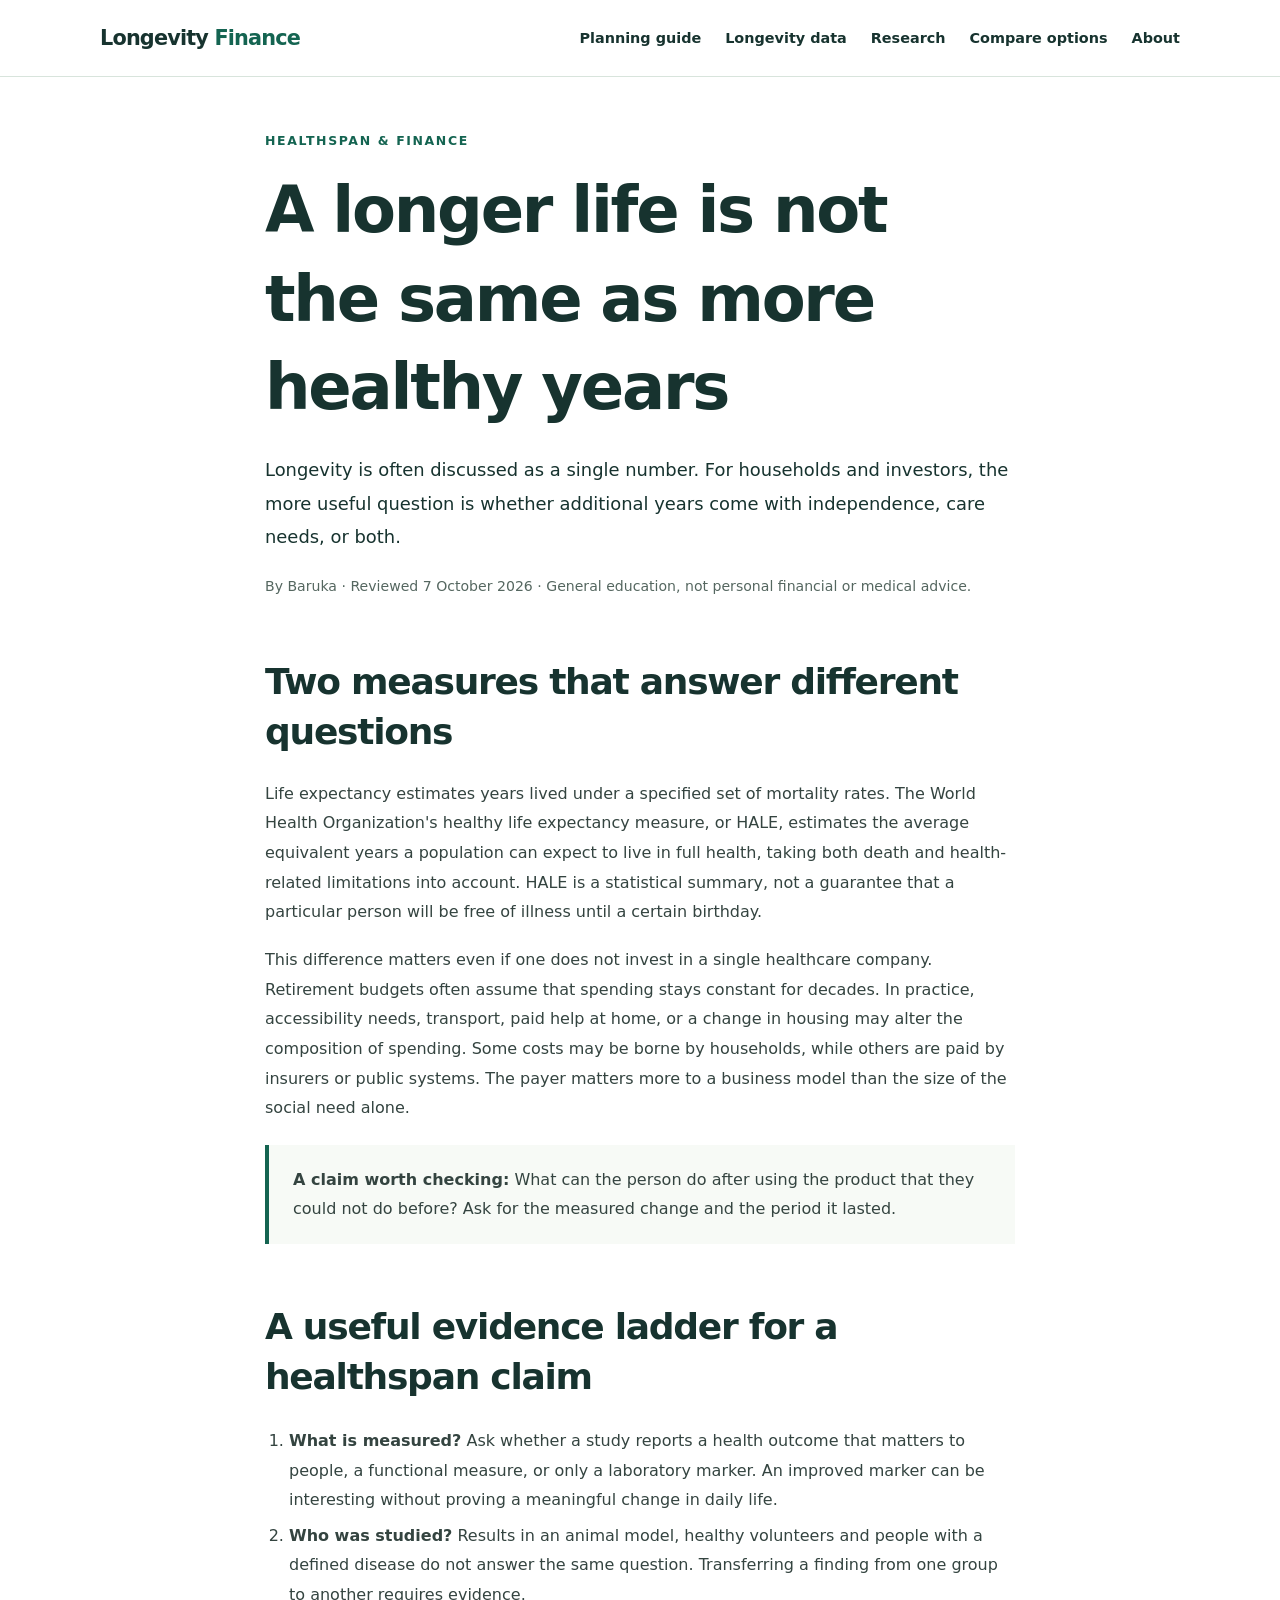
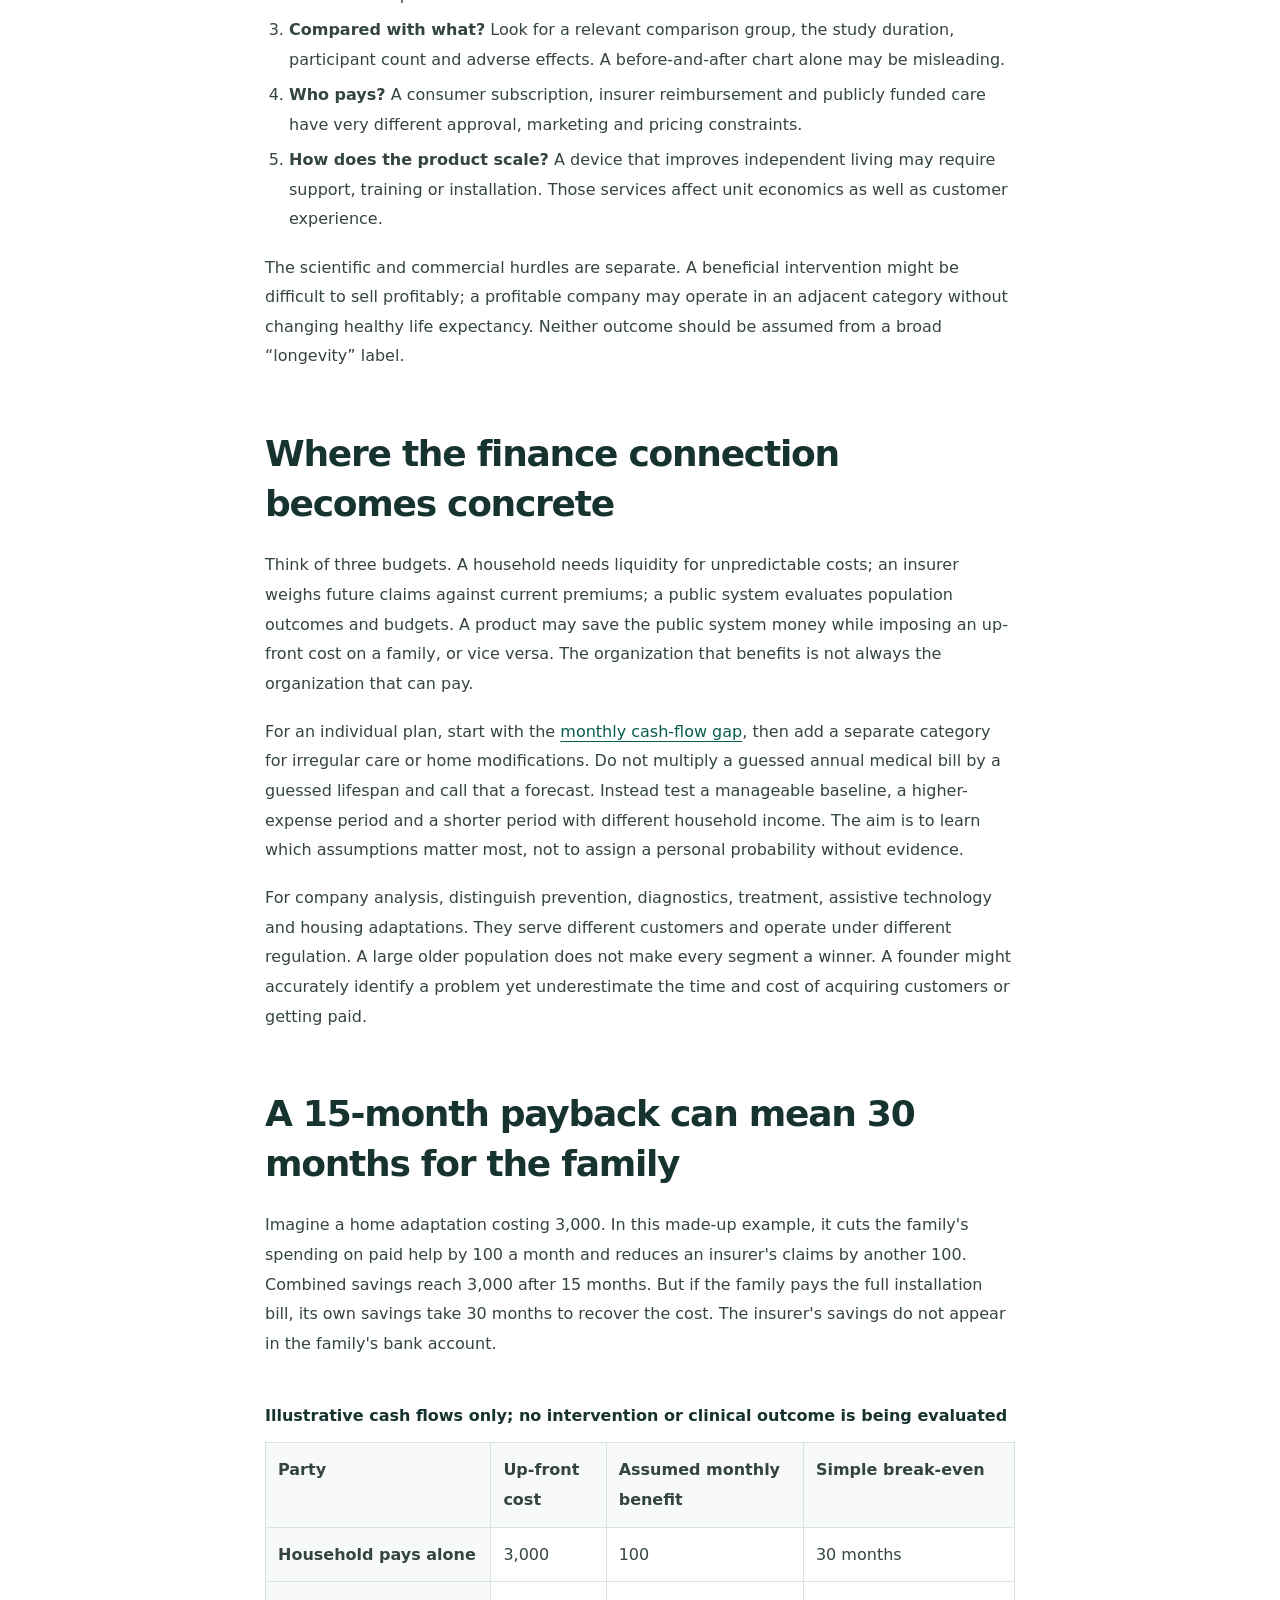
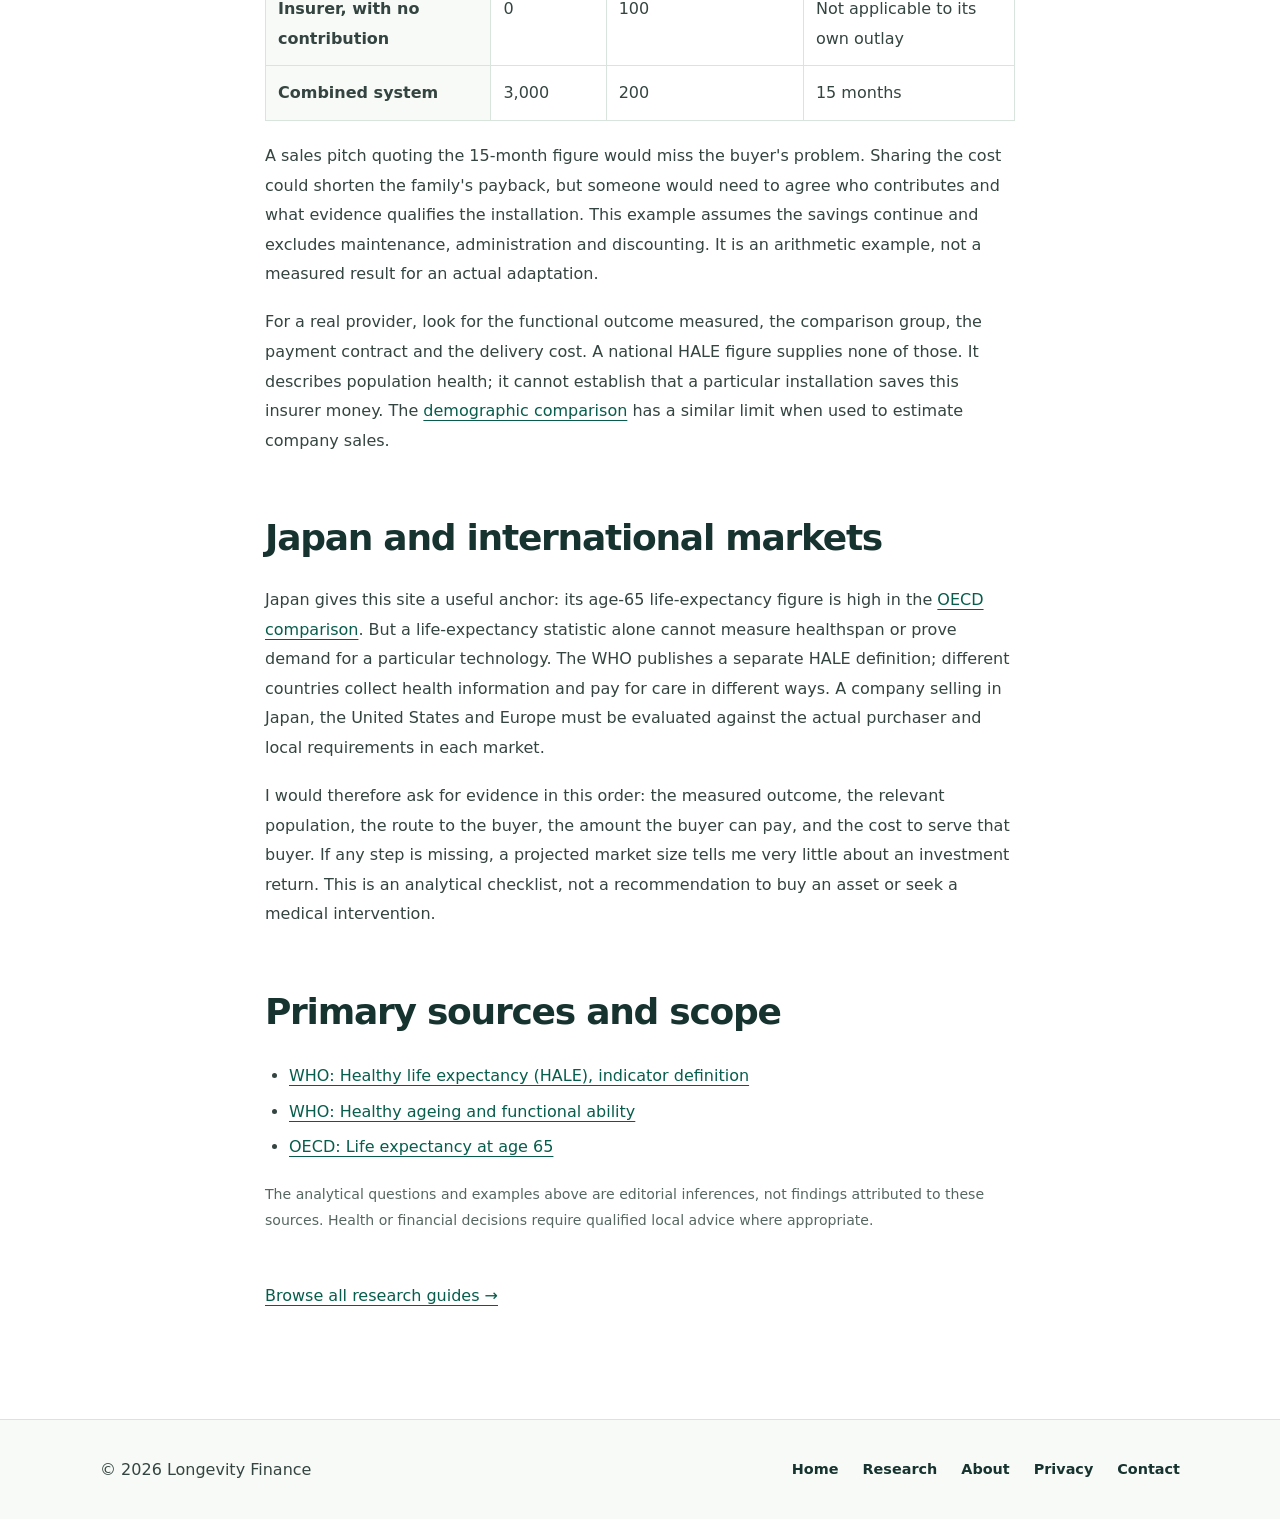
<file: healthspan-finance.html>
<!doctype html><html lang="en"><head><meta charset="utf-8"><meta name="viewport" content="width=device-width,initial-scale=1"><title>Healthspan versus lifespan: the financial distinction | Longevity Finance</title><meta name="description" content="A practical framework for separating years lived from years lived in good health, and for evaluating the economics of healthspan products."><link rel="canonical" href="https://longevityfinance.jp/healthspan-finance.html"><link rel="stylesheet" href="/styles.css"><script async src="https://pagead2.googlesyndication.com/pagead/js/adsbygoogle.js?client=ca-pub-2517860910281217"
     crossorigin="anonymous"></script></head><body><a class="skip" href="#main">Skip to content</a><header class="site-header"><div class="wrap header-inner"><a class="brand" href="/">Longevity <span>Finance</span></a><nav aria-label="Main menu"><a href="/guide.html">Planning guide</a><a href="/longevity-data.html">Longevity data</a><a href="/research.html">Research</a><a href="/options.html">Compare options</a><a href="/about.html">About</a></nav></div></header><main id="main"><div class="article"><p class="eyebrow">HEALTHSPAN & FINANCE</p><h1>A longer life is not the same as more healthy years</h1><p class="intro">Longevity is often discussed as a single number. For households and investors, the more useful question is whether additional years come with independence, care needs, or both.</p><p class="small">By Baruka · Reviewed 7 October 2026 · General education, not personal financial or medical advice.</p>
<section><h2>Two measures that answer different questions</h2><p>Life expectancy estimates years lived under a specified set of mortality rates. The World Health Organization's healthy life expectancy measure, or HALE, estimates the average equivalent years a population can expect to live in full health, taking both death and health-related limitations into account. HALE is a statistical summary, not a guarantee that a particular person will be free of illness until a certain birthday.</p><p>This difference matters even if one does not invest in a single healthcare company. Retirement budgets often assume that spending stays constant for decades. In practice, accessibility needs, transport, paid help at home, or a change in housing may alter the composition of spending. Some costs may be borne by households, while others are paid by insurers or public systems. The payer matters more to a business model than the size of the social need alone.</p><div class="callout"><strong>A claim worth checking:</strong> What can the person do after using the product that they could not do before? Ask for the measured change and the period it lasted.</div></section>
<section><h2>A useful evidence ladder for a healthspan claim</h2><ol><li><strong>What is measured?</strong> Ask whether a study reports a health outcome that matters to people, a functional measure, or only a laboratory marker. An improved marker can be interesting without proving a meaningful change in daily life.</li><li><strong>Who was studied?</strong> Results in an animal model, healthy volunteers and people with a defined disease do not answer the same question. Transferring a finding from one group to another requires evidence.</li><li><strong>Compared with what?</strong> Look for a relevant comparison group, the study duration, participant count and adverse effects. A before-and-after chart alone may be misleading.</li><li><strong>Who pays?</strong> A consumer subscription, insurer reimbursement and publicly funded care have very different approval, marketing and pricing constraints.</li><li><strong>How does the product scale?</strong> A device that improves independent living may require support, training or installation. Those services affect unit economics as well as customer experience.</li></ol><p>The scientific and commercial hurdles are separate. A beneficial intervention might be difficult to sell profitably; a profitable company may operate in an adjacent category without changing healthy life expectancy. Neither outcome should be assumed from a broad “longevity” label.</p></section>
<section><h2>Where the finance connection becomes concrete</h2><p>Think of three budgets. A household needs liquidity for unpredictable costs; an insurer weighs future claims against current premiums; a public system evaluates population outcomes and budgets. A product may save the public system money while imposing an up-front cost on a family, or vice versa. The organization that benefits is not always the organization that can pay.</p><p>For an individual plan, start with the <a href="/guide.html">monthly cash-flow gap</a>, then add a separate category for irregular care or home modifications. Do not multiply a guessed annual medical bill by a guessed lifespan and call that a forecast. Instead test a manageable baseline, a higher-expense period and a shorter period with different household income. The aim is to learn which assumptions matter most, not to assign a personal probability without evidence.</p><p>For company analysis, distinguish prevention, diagnostics, treatment, assistive technology and housing adaptations. They serve different customers and operate under different regulation. A large older population does not make every segment a winner. A founder might accurately identify a problem yet underestimate the time and cost of acquiring customers or getting paid.</p></section>
<section><h2>A 15-month payback can mean 30 months for the family</h2><p>Imagine a home adaptation costing 3,000. In this made-up example, it cuts the family's spending on paid help by 100 a month and reduces an insurer's claims by another 100. Combined savings reach 3,000 after 15 months. But if the family pays the full installation bill, its own savings take 30 months to recover the cost. The insurer's savings do not appear in the family's bank account.</p><div class="table-scroll"><table><caption>Illustrative cash flows only; no intervention or clinical outcome is being evaluated</caption><thead><tr><th scope="col">Party</th><th scope="col">Up-front cost</th><th scope="col">Assumed monthly benefit</th><th scope="col">Simple break-even</th></tr></thead><tbody><tr><th scope="row">Household pays alone</th><td>3,000</td><td>100</td><td>30 months</td></tr><tr><th scope="row">Insurer, with no contribution</th><td>0</td><td>100</td><td>Not applicable to its own outlay</td></tr><tr><th scope="row">Combined system</th><td>3,000</td><td>200</td><td>15 months</td></tr></tbody></table></div><p>A sales pitch quoting the 15-month figure would miss the buyer's problem. Sharing the cost could shorten the family's payback, but someone would need to agree who contributes and what evidence qualifies the installation. This example assumes the savings continue and excludes maintenance, administration and discounting. It is an arithmetic example, not a measured result for an actual adaptation.</p><p>For a real provider, look for the functional outcome measured, the comparison group, the payment contract and the delivery cost. A national HALE figure supplies none of those. It describes population health; it cannot establish that a particular installation saves this insurer money. The <a href="/longevity-economy.html">demographic comparison</a> has a similar limit when used to estimate company sales.</p></section>
<section><h2>Japan and international markets</h2><p>Japan gives this site a useful anchor: its age-65 life-expectancy figure is high in the <a href="/longevity-data.html">OECD comparison</a>. But a life-expectancy statistic alone cannot measure healthspan or prove demand for a particular technology. The WHO publishes a separate HALE definition; different countries collect health information and pay for care in different ways. A company selling in Japan, the United States and Europe must be evaluated against the actual purchaser and local requirements in each market.</p><p>I would therefore ask for evidence in this order: the measured outcome, the relevant population, the route to the buyer, the amount the buyer can pay, and the cost to serve that buyer. If any step is missing, a projected market size tells me very little about an investment return. This is an analytical checklist, not a recommendation to buy an asset or seek a medical intervention.</p></section>
<section class="sources"><h2>Primary sources and scope</h2><ul><li><a href="https://www.who.int/data/gho/indicator-metadata-registry/imr-details/7752">WHO: Healthy life expectancy (HALE), indicator definition</a></li><li><a href="https://www.who.int/news-room/questions-and-answers/item/healthy-ageing-and-functional-ability">WHO: Healthy ageing and functional ability</a></li><li><a href="https://www.oecd.org/en/publications/2025/11/pensions-at-a-glance-2025_76510fe4/full-report/life-expectancy_02c88784.html">OECD: Life expectancy at age 65</a></li></ul><p class="small">The analytical questions and examples above are editorial inferences, not findings attributed to these sources. Health or financial decisions require qualified local advice where appropriate.</p></section><p><a href="/research.html">Browse all research guides →</a></p></div></main><footer><div class="wrap footer-inner"><p>© 2026 Longevity Finance</p><nav aria-label="Footer"><a href="/">Home</a><a href="/research.html">Research</a><a href="/about.html">About</a><a href="/privacy.html">Privacy</a><a href="/contact.html">Contact</a></nav></div></footer></body></html>
</file>
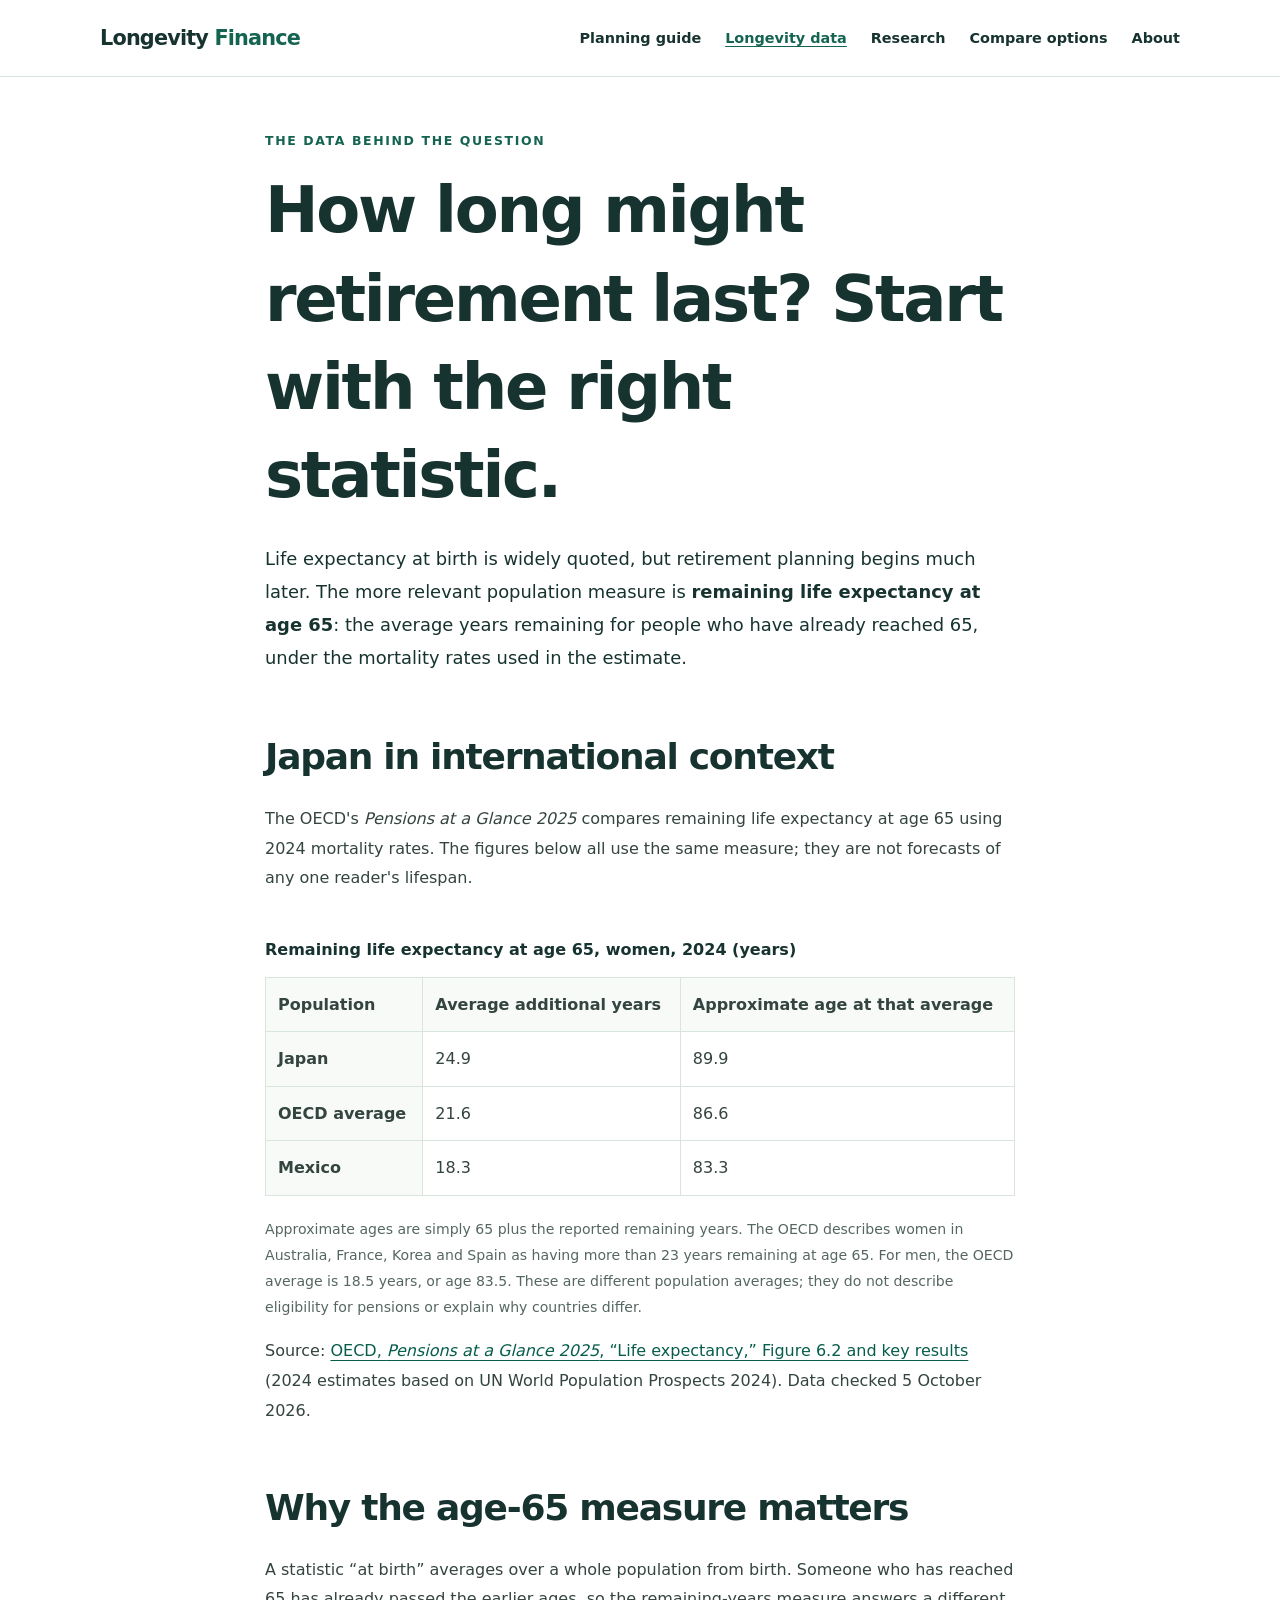
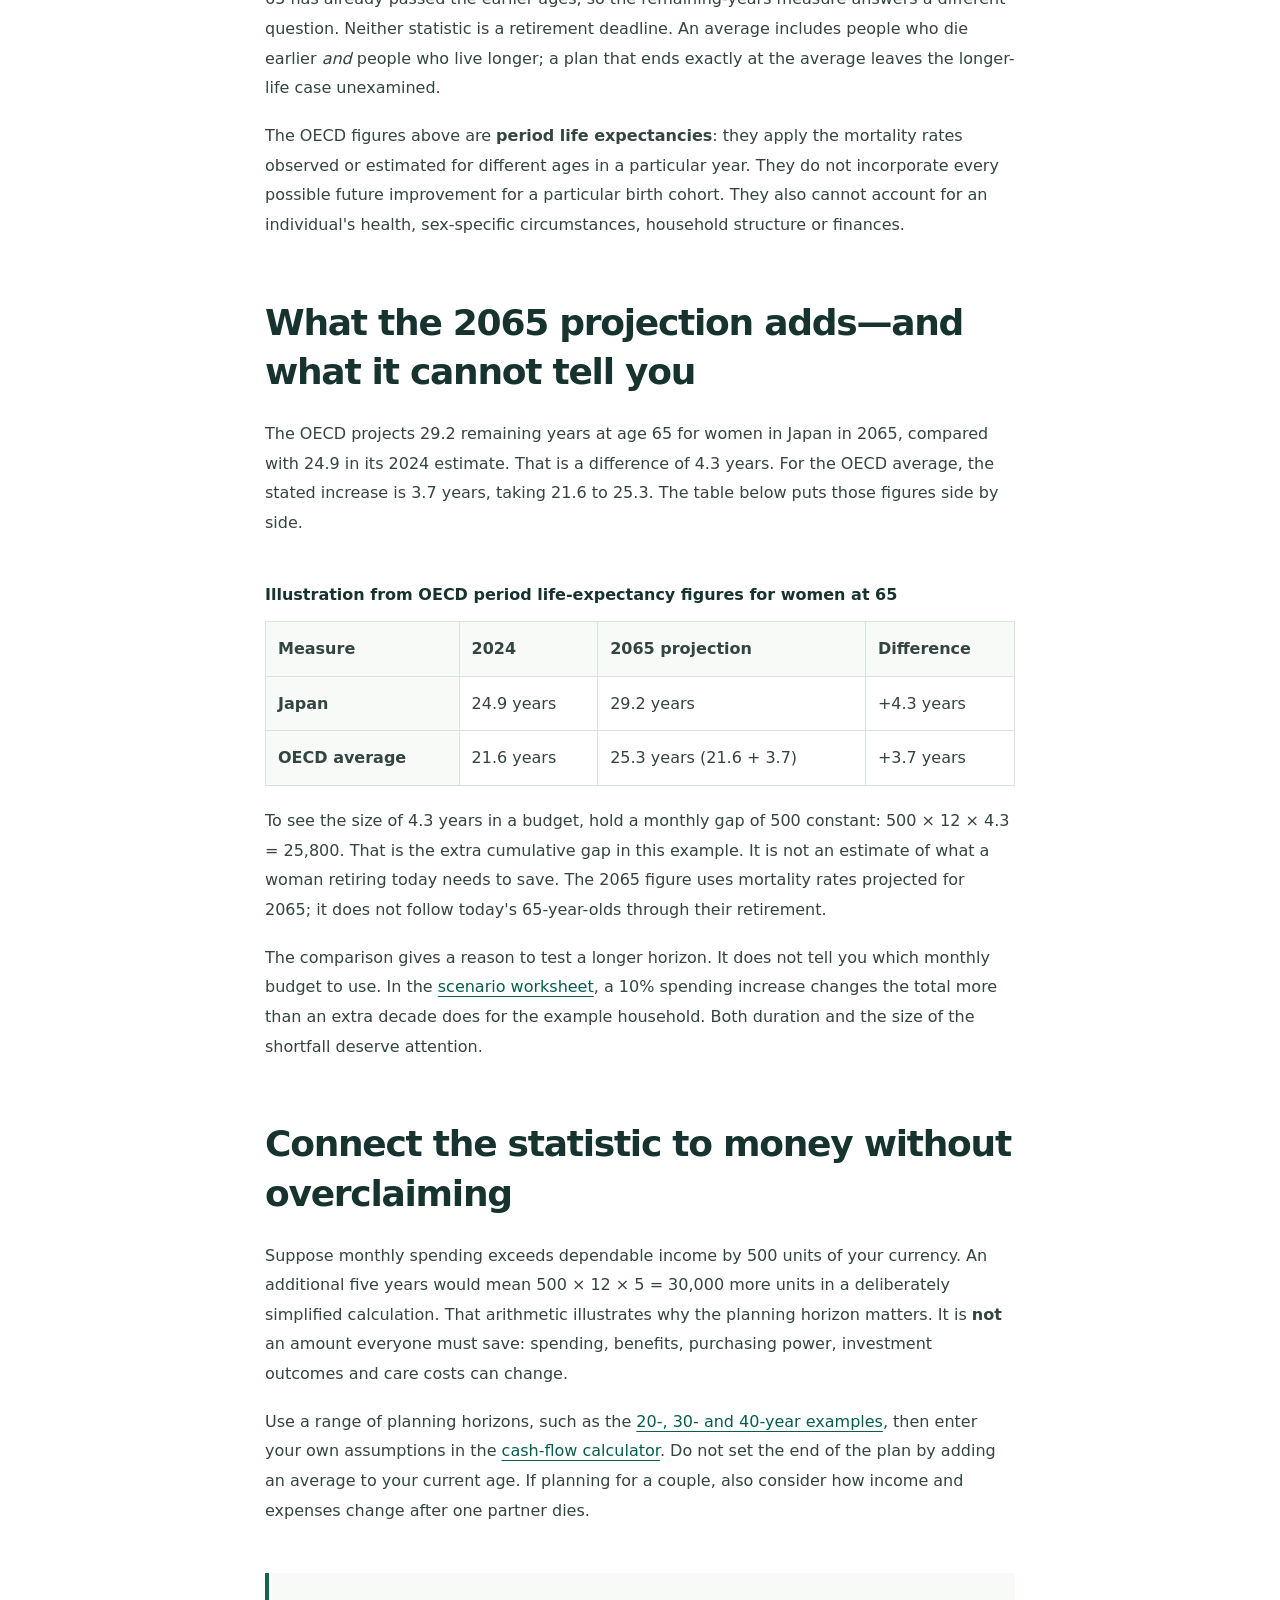
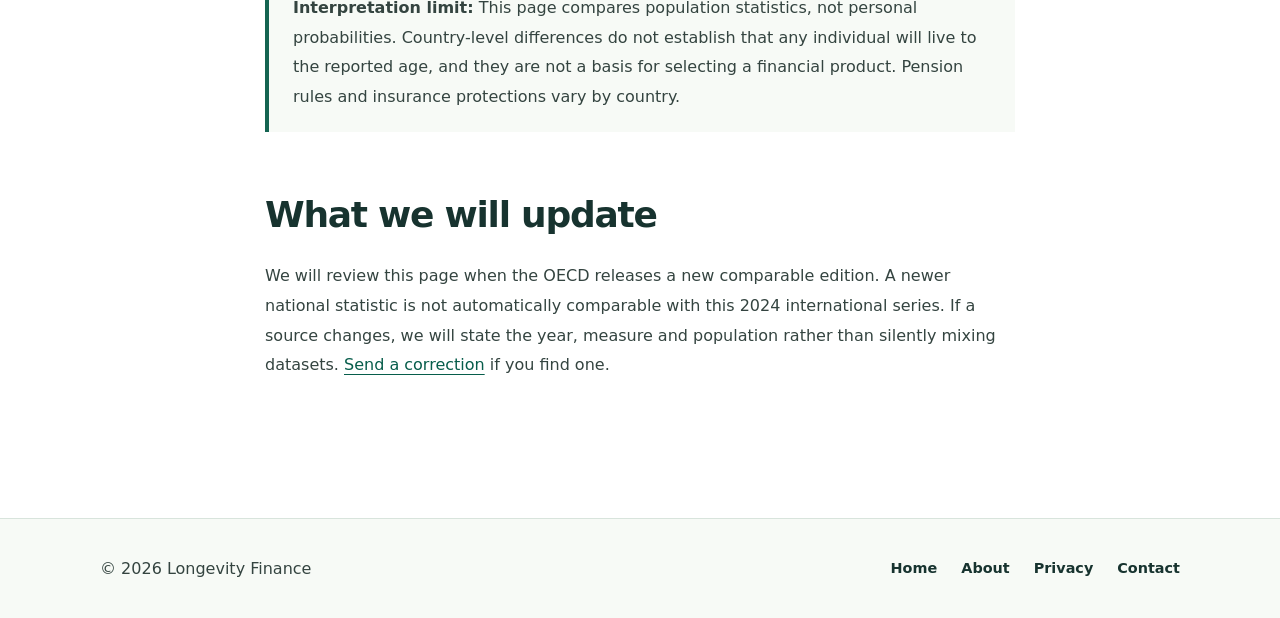
<file: longevity-data.html>
<!doctype html><html lang="en"><head><meta charset="utf-8"><meta name="viewport" content="width=device-width,initial-scale=1"><title>Life expectancy at 65: Japan and other countries | Longevity Finance</title><meta name="description" content="Compare life expectancy at age 65 in Japan and other countries using OECD data, and see what the numbers do and do not mean for retirement planning."><link rel="canonical" href="https://longevityfinance.jp/longevity-data.html"><link rel="stylesheet" href="/styles.css"><script async src="https://pagead2.googlesyndication.com/pagead/js/adsbygoogle.js?client=ca-pub-2517860910281217"
     crossorigin="anonymous"></script></head><body><a class="skip" href="#main">Skip to content</a><header class="site-header"><div class="wrap header-inner"><a class="brand" href="/">Longevity <span>Finance</span></a><nav aria-label="Main menu"><a href="/guide.html">Planning guide</a><a href="/longevity-data.html" aria-current="page">Longevity data</a><a href="/research.html">Research</a><a href="/options.html">Compare options</a><a href="/about.html">About</a></nav></div></header>
<main id="main"><div class="article"><p class="eyebrow">THE DATA BEHIND THE QUESTION</p><h1>How long might retirement last? Start with the right statistic.</h1><p class="intro">Life expectancy at birth is widely quoted, but retirement planning begins much later. The more relevant population measure is <strong>remaining life expectancy at age 65</strong>: the average years remaining for people who have already reached 65, under the mortality rates used in the estimate.</p>
<section><h2>Japan in international context</h2><p>The OECD's <cite>Pensions at a Glance 2025</cite> compares remaining life expectancy at age 65 using 2024 mortality rates. The figures below all use the same measure; they are not forecasts of any one reader's lifespan.</p><div class="table-scroll"><table><caption>Remaining life expectancy at age 65, women, 2024 (years)</caption><thead><tr><th scope="col">Population</th><th scope="col">Average additional years</th><th scope="col">Approximate age at that average</th></tr></thead><tbody><tr><th scope="row">Japan</th><td>24.9</td><td>89.9</td></tr><tr><th scope="row">OECD average</th><td>21.6</td><td>86.6</td></tr><tr><th scope="row">Mexico</th><td>18.3</td><td>83.3</td></tr></tbody></table></div><p class="small">Approximate ages are simply 65 plus the reported remaining years. The OECD describes women in Australia, France, Korea and Spain as having more than 23 years remaining at age 65. For men, the OECD average is 18.5 years, or age 83.5. These are different population averages; they do not describe eligibility for pensions or explain why countries differ.</p><p>Source: <a href="https://www.oecd.org/en/publications/2025/11/pensions-at-a-glance-2025_76510fe4/full-report/life-expectancy_02c88784.html">OECD, <cite>Pensions at a Glance 2025</cite>, “Life expectancy,” Figure 6.2 and key results</a> (2024 estimates based on UN World Population Prospects 2024). Data checked 5 October 2026.</p></section>
<section><h2>Why the age-65 measure matters</h2><p>A statistic “at birth” averages over a whole population from birth. Someone who has reached 65 has already passed the earlier ages, so the remaining-years measure answers a different question. Neither statistic is a retirement deadline. An average includes people who die earlier <em>and</em> people who live longer; a plan that ends exactly at the average leaves the longer-life case unexamined.</p><p>The OECD figures above are <strong>period life expectancies</strong>: they apply the mortality rates observed or estimated for different ages in a particular year. They do not incorporate every possible future improvement for a particular birth cohort. They also cannot account for an individual's health, sex-specific circumstances, household structure or finances.</p></section>
<section><h2>What the 2065 projection adds—and what it cannot tell you</h2><p>The OECD projects 29.2 remaining years at age 65 for women in Japan in 2065, compared with 24.9 in its 2024 estimate. That is a difference of 4.3 years. For the OECD average, the stated increase is 3.7 years, taking 21.6 to 25.3. The table below puts those figures side by side.</p><div class="table-scroll"><table><caption>Illustration from OECD period life-expectancy figures for women at 65</caption><thead><tr><th scope="col">Measure</th><th scope="col">2024</th><th scope="col">2065 projection</th><th scope="col">Difference</th></tr></thead><tbody><tr><th scope="row">Japan</th><td>24.9 years</td><td>29.2 years</td><td>+4.3 years</td></tr><tr><th scope="row">OECD average</th><td>21.6 years</td><td>25.3 years (21.6 + 3.7)</td><td>+3.7 years</td></tr></tbody></table></div><p>To see the size of 4.3 years in a budget, hold a monthly gap of 500 constant: 500 × 12 × 4.3 = 25,800. That is the extra cumulative gap in this example. It is not an estimate of what a woman retiring today needs to save. The 2065 figure uses mortality rates projected for 2065; it does not follow today's 65-year-olds through their retirement.</p><p>The comparison gives a reason to test a longer horizon. It does not tell you which monthly budget to use. In the <a href="/scenarios.html">scenario worksheet</a>, a 10% spending increase changes the total more than an extra decade does for the example household. Both duration and the size of the shortfall deserve attention.</p></section>
<section><h2>Connect the statistic to money without overclaiming</h2><p>Suppose monthly spending exceeds dependable income by 500 units of your currency. An additional five years would mean 500 × 12 × 5 = 30,000 more units in a deliberately simplified calculation. That arithmetic illustrates why the planning horizon matters. It is <strong>not</strong> an amount everyone must save: spending, benefits, purchasing power, investment outcomes and care costs can change.</p><p>Use a range of planning horizons, such as the <a href="/scenarios.html">20-, 30- and 40-year examples</a>, then enter your own assumptions in the <a href="/guide.html#example">cash-flow calculator</a>. Do not set the end of the plan by adding an average to your current age. If planning for a couple, also consider how income and expenses change after one partner dies.</p></section>
<div class="callout"><strong>Interpretation limit:</strong> This page compares population statistics, not personal probabilities. Country-level differences do not establish that any individual will live to the reported age, and they are not a basis for selecting a financial product. Pension rules and insurance protections vary by country.</div>
<section><h2>What we will update</h2><p>We will review this page when the OECD releases a new comparable edition. A newer national statistic is not automatically comparable with this 2024 international series. If a source changes, we will state the year, measure and population rather than silently mixing datasets. <a href="/contact.html">Send a correction</a> if you find one.</p></section></div></main>
<footer><div class="wrap footer-inner"><p>© 2026 Longevity Finance</p><nav aria-label="Footer"><a href="/">Home</a><a href="/about.html">About</a><a href="/privacy.html">Privacy</a><a href="/contact.html">Contact</a></nav></div></footer></body></html>
</file>
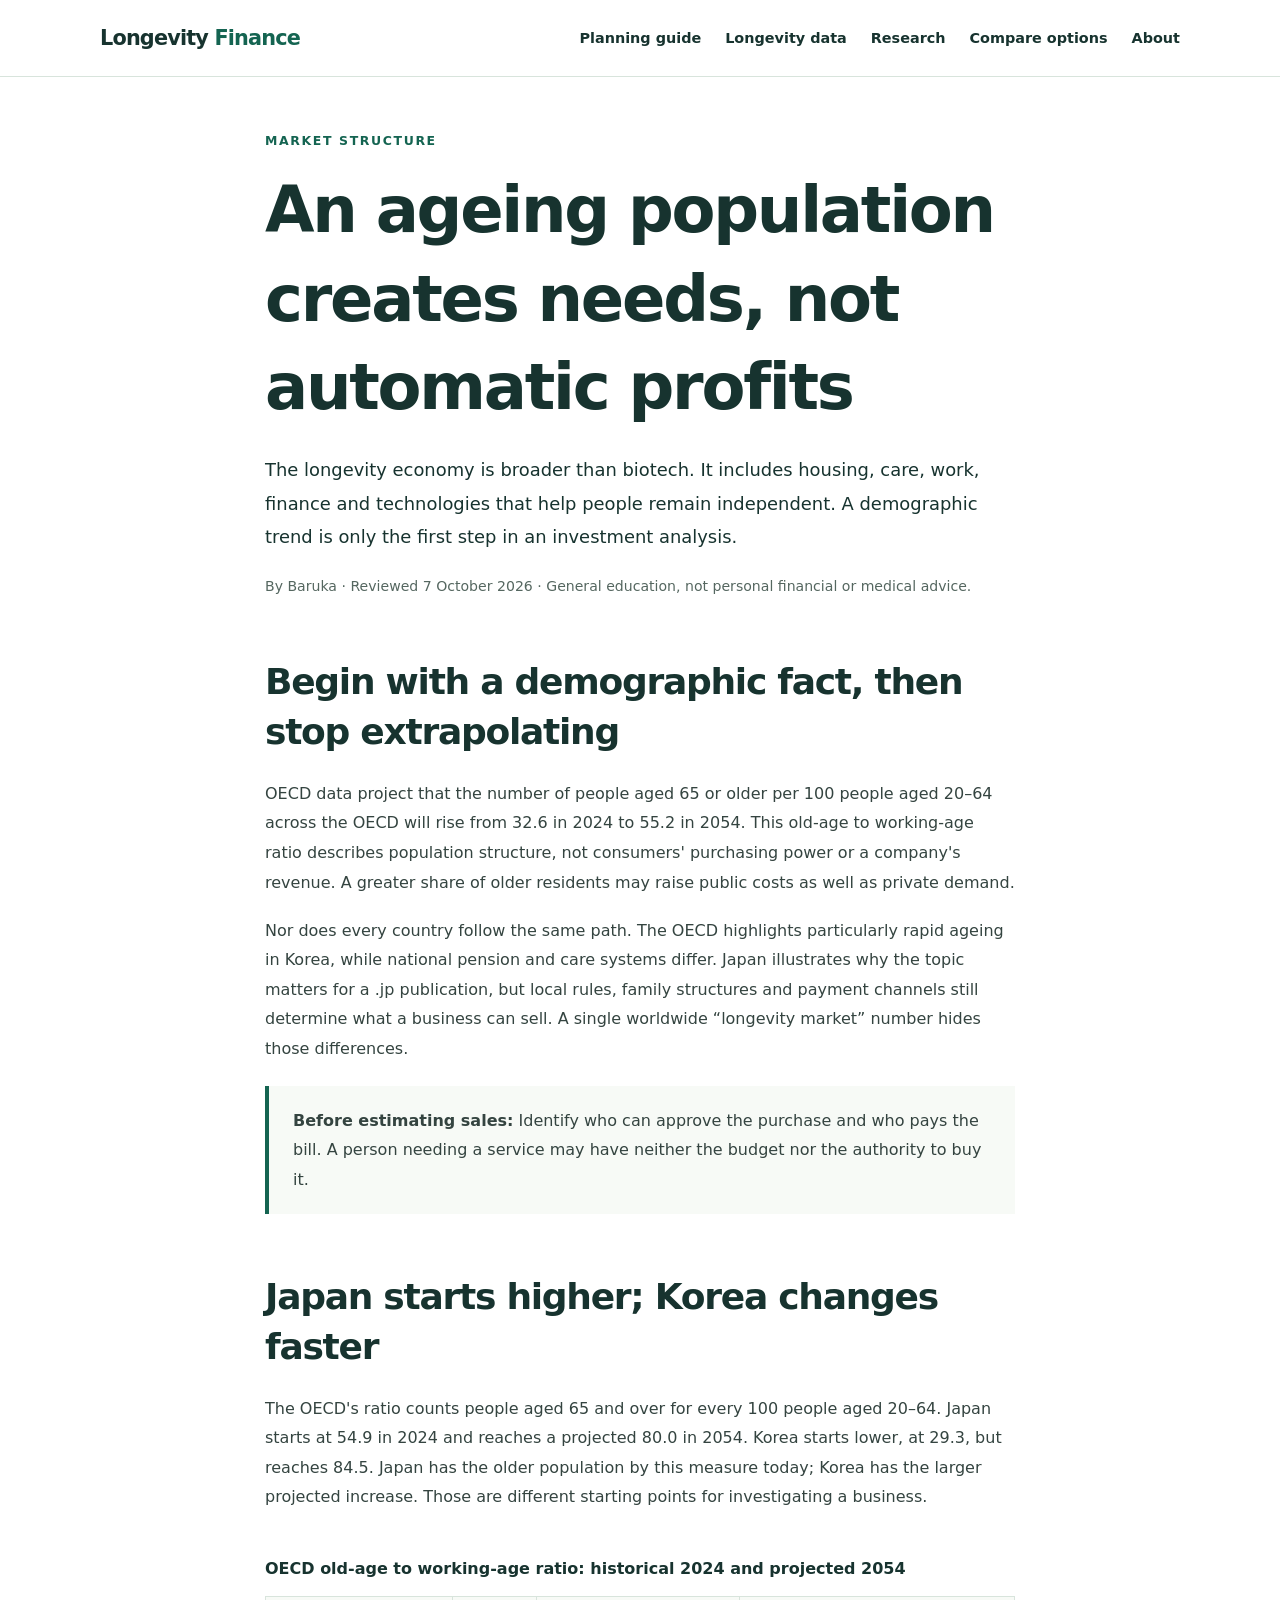
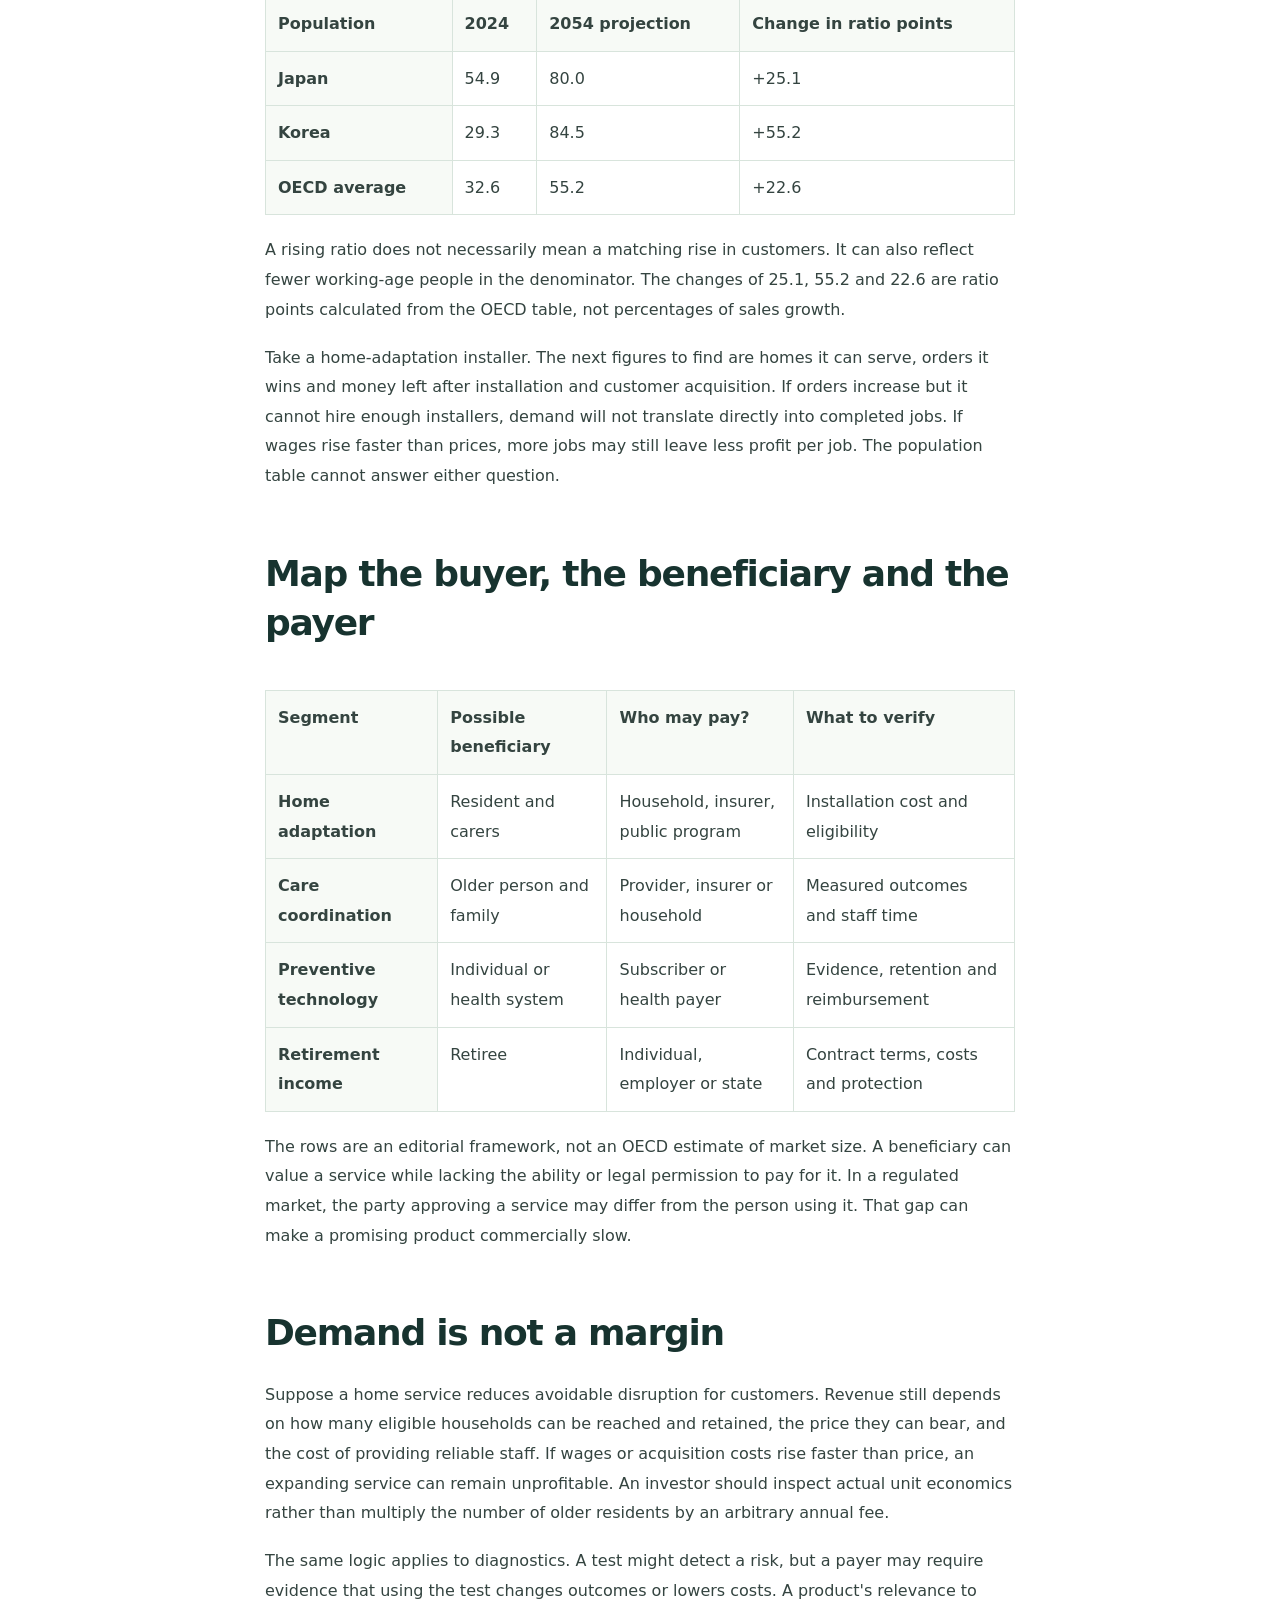
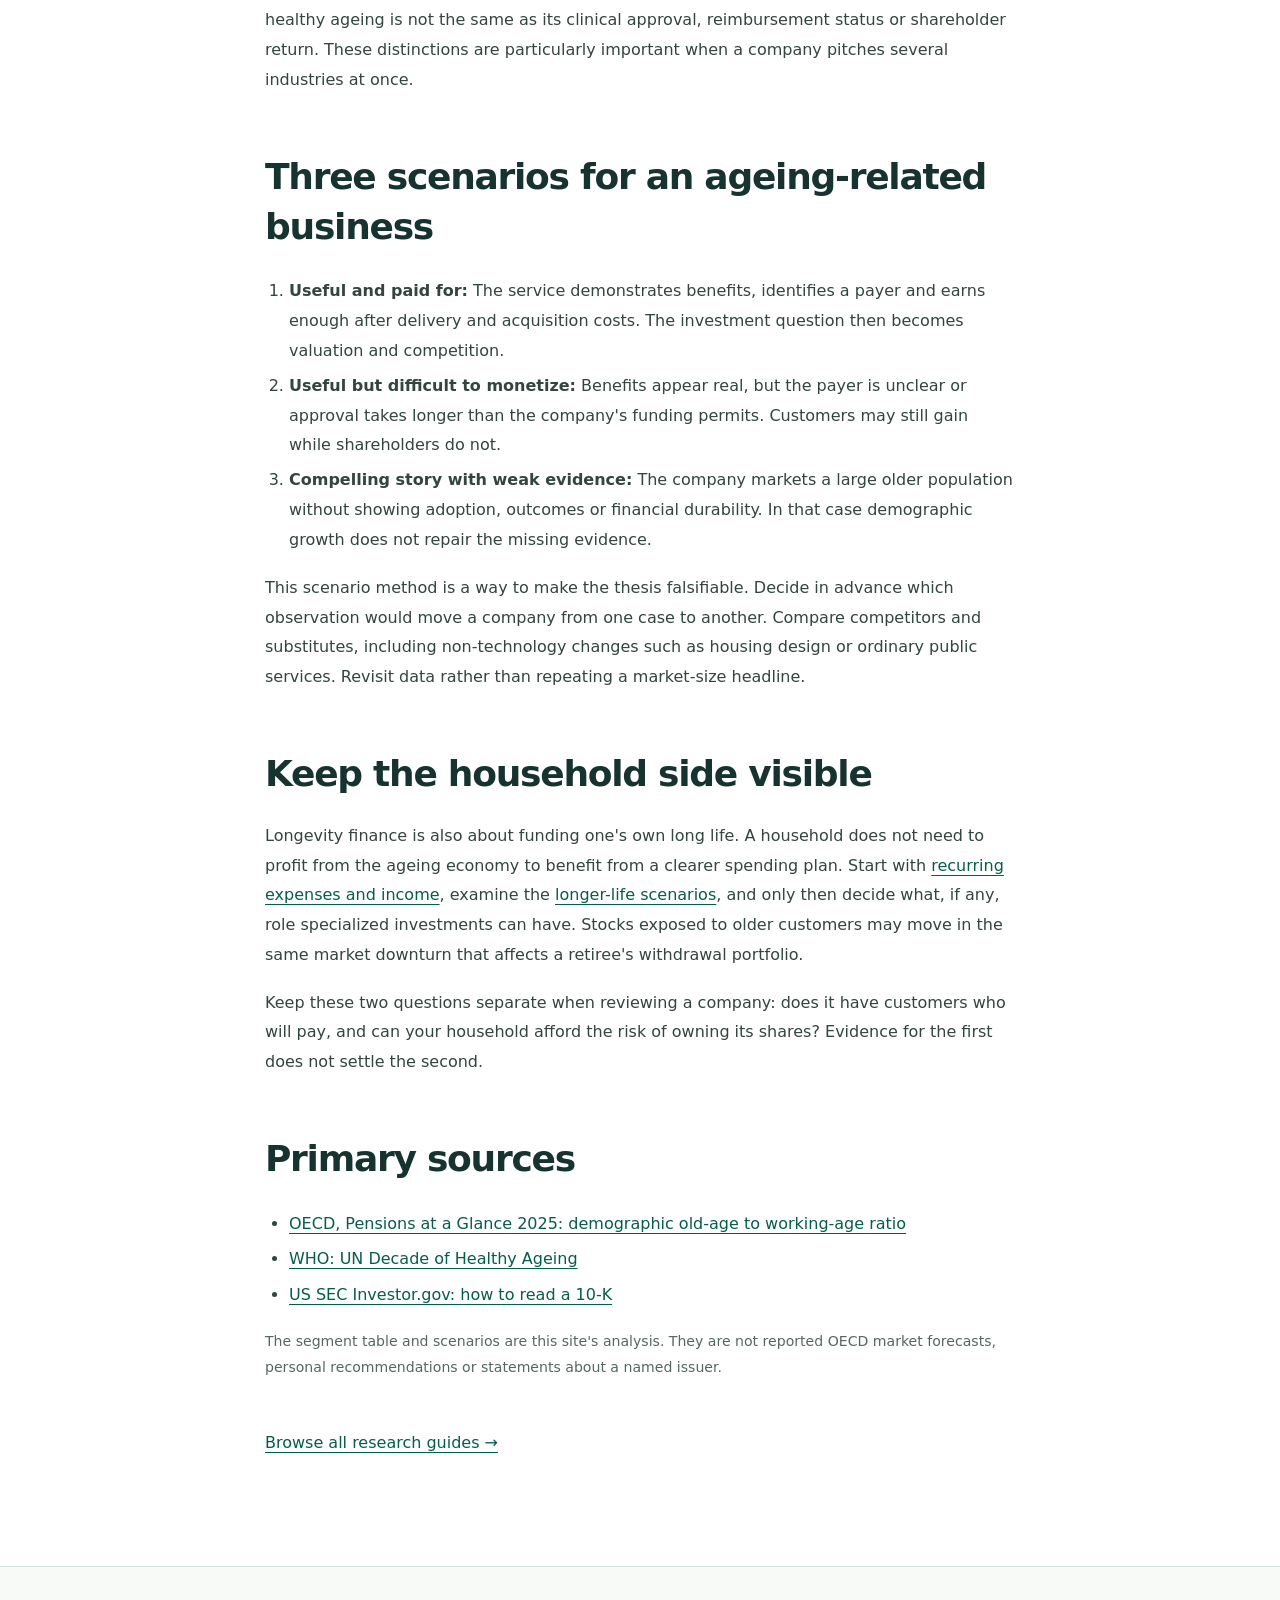
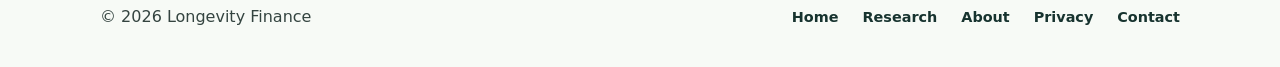
<file: longevity-economy.html>
<!doctype html><html lang="en"><head><meta charset="utf-8"><meta name="viewport" content="width=device-width,initial-scale=1"><title>The longevity economy: demand, payers and investment risk | Longevity Finance</title><meta name="description" content="A framework for examining demographic ageing without treating population growth as a guaranteed stock-market opportunity."><link rel="canonical" href="https://longevityfinance.jp/longevity-economy.html"><link rel="stylesheet" href="/styles.css"><script async src="https://pagead2.googlesyndication.com/pagead/js/adsbygoogle.js?client=ca-pub-2517860910281217"
     crossorigin="anonymous"></script></head><body><a class="skip" href="#main">Skip to content</a><header class="site-header"><div class="wrap header-inner"><a class="brand" href="/">Longevity <span>Finance</span></a><nav aria-label="Main menu"><a href="/guide.html">Planning guide</a><a href="/longevity-data.html">Longevity data</a><a href="/research.html">Research</a><a href="/options.html">Compare options</a><a href="/about.html">About</a></nav></div></header><main id="main"><div class="article"><p class="eyebrow">MARKET STRUCTURE</p><h1>An ageing population creates needs, not automatic profits</h1><p class="intro">The longevity economy is broader than biotech. It includes housing, care, work, finance and technologies that help people remain independent. A demographic trend is only the first step in an investment analysis.</p><p class="small">By Baruka · Reviewed 7 October 2026 · General education, not personal financial or medical advice.</p>
<section><h2>Begin with a demographic fact, then stop extrapolating</h2><p>OECD data project that the number of people aged 65 or older per 100 people aged 20–64 across the OECD will rise from 32.6 in 2024 to 55.2 in 2054. This old-age to working-age ratio describes population structure, not consumers' purchasing power or a company's revenue. A greater share of older residents may raise public costs as well as private demand.</p><p>Nor does every country follow the same path. The OECD highlights particularly rapid ageing in Korea, while national pension and care systems differ. Japan illustrates why the topic matters for a .jp publication, but local rules, family structures and payment channels still determine what a business can sell. A single worldwide “longevity market” number hides those differences.</p><div class="callout"><strong>Before estimating sales:</strong> Identify who can approve the purchase and who pays the bill. A person needing a service may have neither the budget nor the authority to buy it.</div></section>
<section><h2>Japan starts higher; Korea changes faster</h2><p>The OECD's ratio counts people aged 65 and over for every 100 people aged 20–64. Japan starts at 54.9 in 2024 and reaches a projected 80.0 in 2054. Korea starts lower, at 29.3, but reaches 84.5. Japan has the older population by this measure today; Korea has the larger projected increase. Those are different starting points for investigating a business.</p><div class="table-scroll"><table><caption>OECD old-age to working-age ratio: historical 2024 and projected 2054</caption><thead><tr><th scope="col">Population</th><th scope="col">2024</th><th scope="col">2054 projection</th><th scope="col">Change in ratio points</th></tr></thead><tbody><tr><th scope="row">Japan</th><td>54.9</td><td>80.0</td><td>+25.1</td></tr><tr><th scope="row">Korea</th><td>29.3</td><td>84.5</td><td>+55.2</td></tr><tr><th scope="row">OECD average</th><td>32.6</td><td>55.2</td><td>+22.6</td></tr></tbody></table></div><p>A rising ratio does not necessarily mean a matching rise in customers. It can also reflect fewer working-age people in the denominator. The changes of 25.1, 55.2 and 22.6 are ratio points calculated from the OECD table, not percentages of sales growth.</p><p>Take a home-adaptation installer. The next figures to find are homes it can serve, orders it wins and money left after installation and customer acquisition. If orders increase but it cannot hire enough installers, demand will not translate directly into completed jobs. If wages rise faster than prices, more jobs may still leave less profit per job. The population table cannot answer either question.</p></section>
<section><h2>Map the buyer, the beneficiary and the payer</h2><div class="table-scroll"><table><thead><tr><th scope="col">Segment</th><th scope="col">Possible beneficiary</th><th scope="col">Who may pay?</th><th scope="col">What to verify</th></tr></thead><tbody><tr><th scope="row">Home adaptation</th><td>Resident and carers</td><td>Household, insurer, public program</td><td>Installation cost and eligibility</td></tr><tr><th scope="row">Care coordination</th><td>Older person and family</td><td>Provider, insurer or household</td><td>Measured outcomes and staff time</td></tr><tr><th scope="row">Preventive technology</th><td>Individual or health system</td><td>Subscriber or health payer</td><td>Evidence, retention and reimbursement</td></tr><tr><th scope="row">Retirement income</th><td>Retiree</td><td>Individual, employer or state</td><td>Contract terms, costs and protection</td></tr></tbody></table></div><p>The rows are an editorial framework, not an OECD estimate of market size. A beneficiary can value a service while lacking the ability or legal permission to pay for it. In a regulated market, the party approving a service may differ from the person using it. That gap can make a promising product commercially slow.</p></section>
<section><h2>Demand is not a margin</h2><p>Suppose a home service reduces avoidable disruption for customers. Revenue still depends on how many eligible households can be reached and retained, the price they can bear, and the cost of providing reliable staff. If wages or acquisition costs rise faster than price, an expanding service can remain unprofitable. An investor should inspect actual unit economics rather than multiply the number of older residents by an arbitrary annual fee.</p><p>The same logic applies to diagnostics. A test might detect a risk, but a payer may require evidence that using the test changes outcomes or lowers costs. A product's relevance to healthy ageing is not the same as its clinical approval, reimbursement status or shareholder return. These distinctions are particularly important when a company pitches several industries at once.</p></section>
<section><h2>Three scenarios for an ageing-related business</h2><ol><li><strong>Useful and paid for:</strong> The service demonstrates benefits, identifies a payer and earns enough after delivery and acquisition costs. The investment question then becomes valuation and competition.</li><li><strong>Useful but difficult to monetize:</strong> Benefits appear real, but the payer is unclear or approval takes longer than the company's funding permits. Customers may still gain while shareholders do not.</li><li><strong>Compelling story with weak evidence:</strong> The company markets a large older population without showing adoption, outcomes or financial durability. In that case demographic growth does not repair the missing evidence.</li></ol><p>This scenario method is a way to make the thesis falsifiable. Decide in advance which observation would move a company from one case to another. Compare competitors and substitutes, including non-technology changes such as housing design or ordinary public services. Revisit data rather than repeating a market-size headline.</p></section>
<section><h2>Keep the household side visible</h2><p>Longevity finance is also about funding one's own long life. A household does not need to profit from the ageing economy to benefit from a clearer spending plan. Start with <a href="/guide.html">recurring expenses and income</a>, examine the <a href="/scenarios.html">longer-life scenarios</a>, and only then decide what, if any, role specialized investments can have. Stocks exposed to older customers may move in the same market downturn that affects a retiree's withdrawal portfolio.</p><p>Keep these two questions separate when reviewing a company: does it have customers who will pay, and can your household afford the risk of owning its shares? Evidence for the first does not settle the second.</p></section>
<section class="sources"><h2>Primary sources</h2><ul><li><a href="https://www.oecd.org/en/publications/pensions-at-a-glance-2025_e40274c1-en/full-report/demographic-old-age-to-working-age-ratio_25476b96.html">OECD, Pensions at a Glance 2025: demographic old-age to working-age ratio</a></li><li><a href="https://www.who.int/initiatives/decade-of-healthy-ageing">WHO: UN Decade of Healthy Ageing</a></li><li><a href="https://www.investor.gov/introduction-investing/getting-started/researching-investments/how-read-10-k">US SEC Investor.gov: how to read a 10-K</a></li></ul><p class="small">The segment table and scenarios are this site's analysis. They are not reported OECD market forecasts, personal recommendations or statements about a named issuer.</p></section><p><a href="/research.html">Browse all research guides →</a></p></div></main><footer><div class="wrap footer-inner"><p>© 2026 Longevity Finance</p><nav aria-label="Footer"><a href="/">Home</a><a href="/research.html">Research</a><a href="/about.html">About</a><a href="/privacy.html">Privacy</a><a href="/contact.html">Contact</a></nav></div></footer></body></html>
</file>
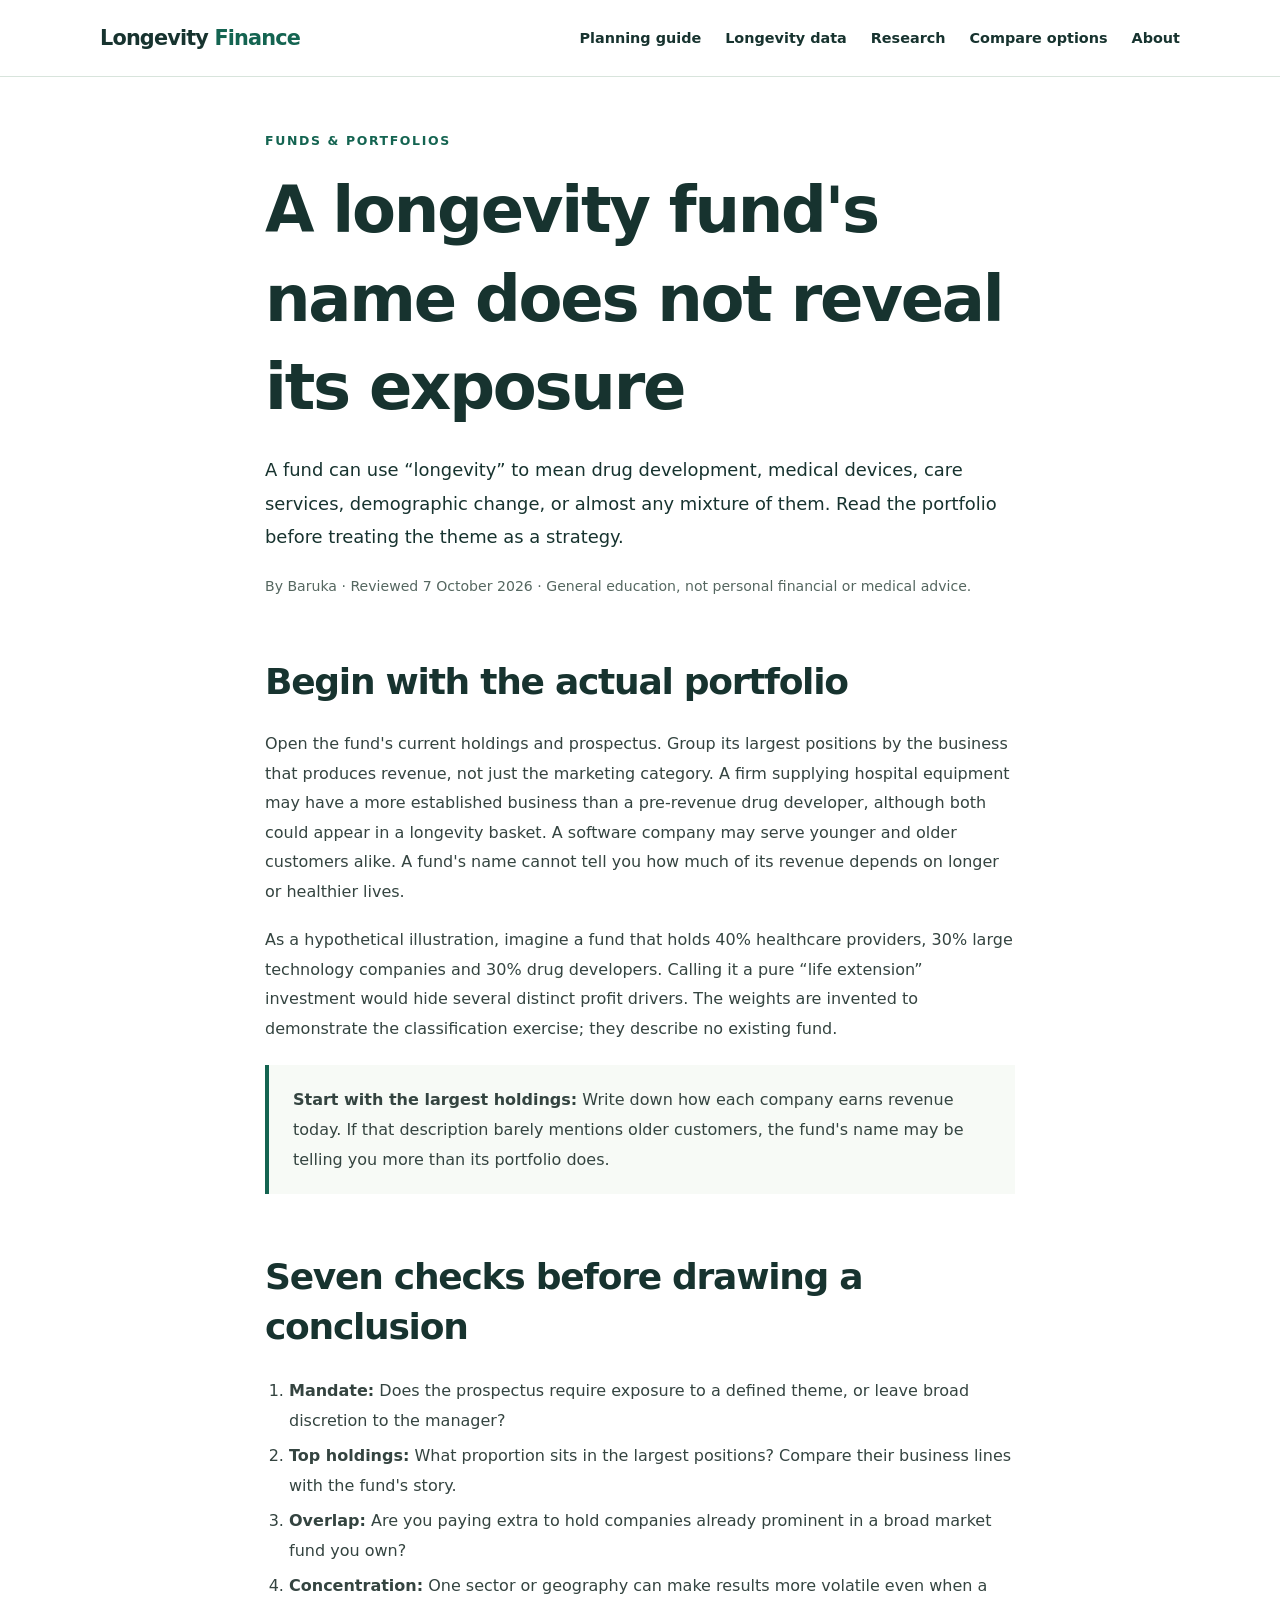
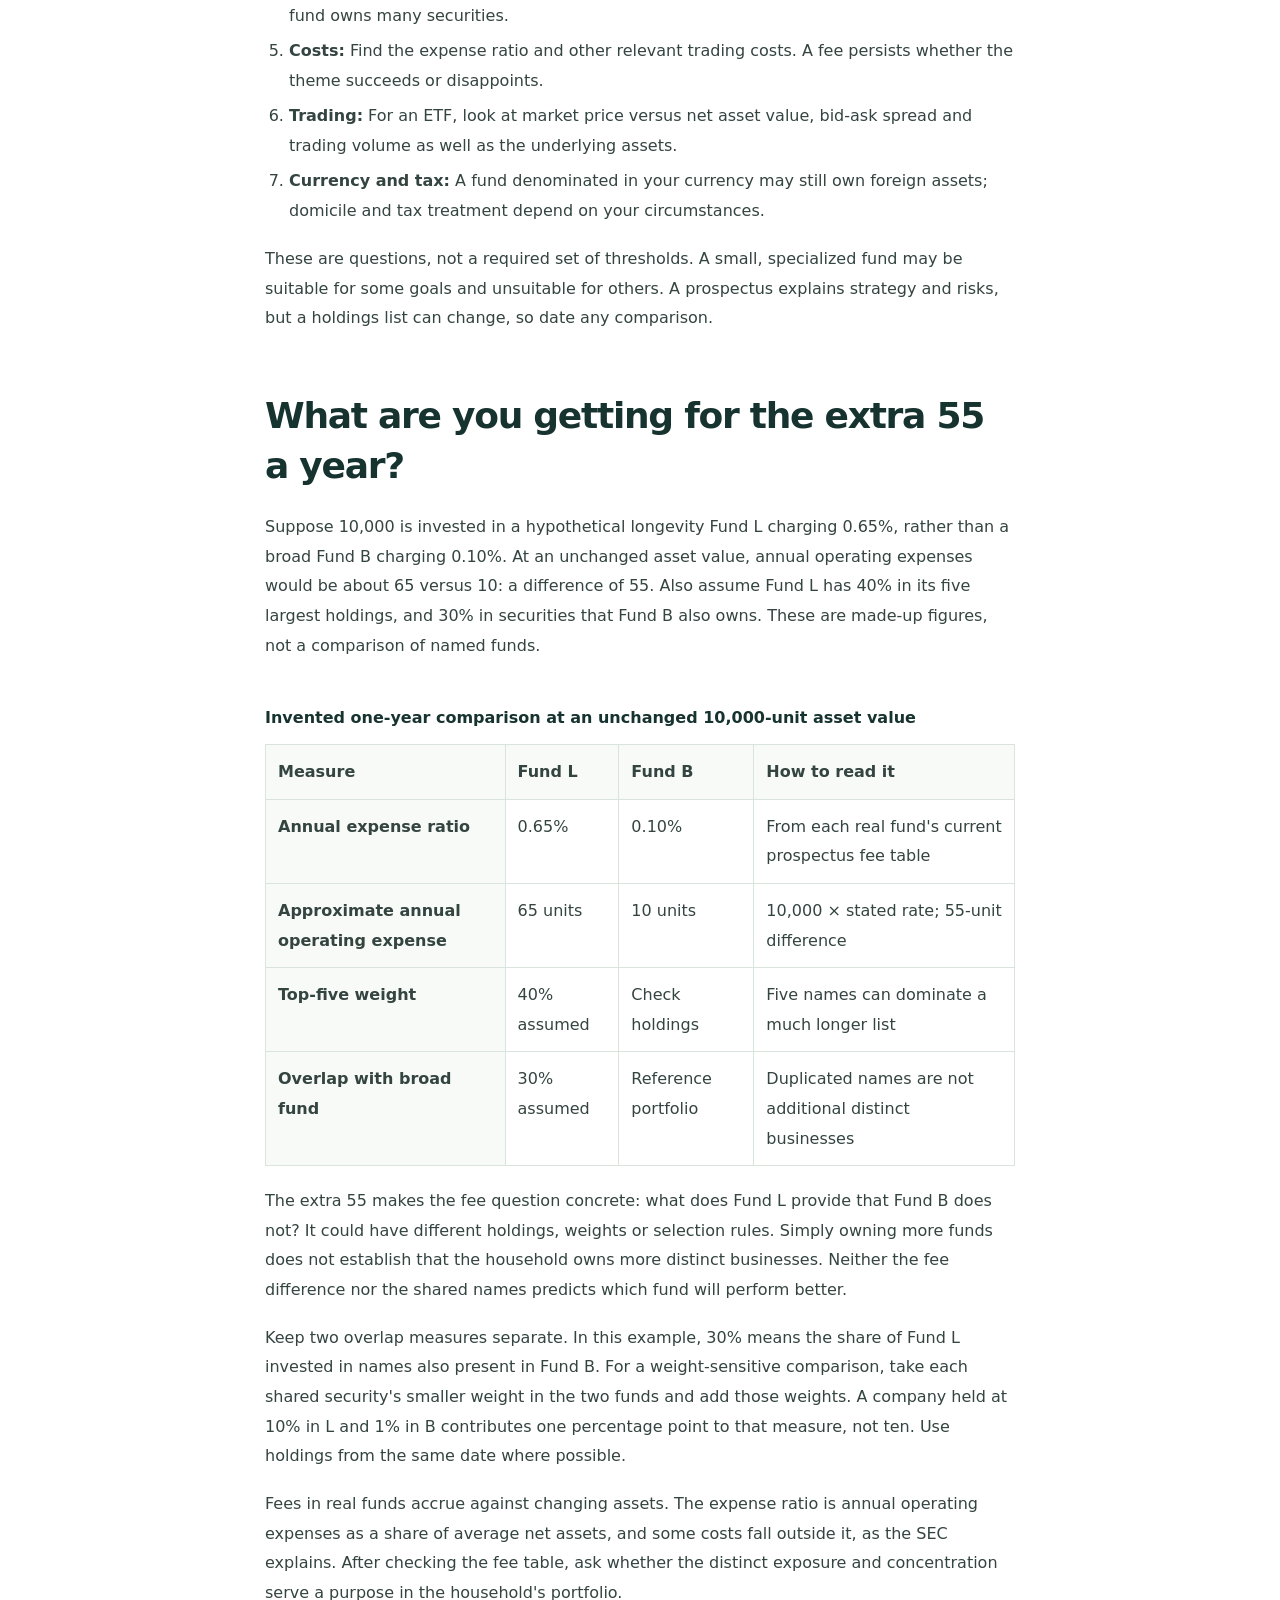
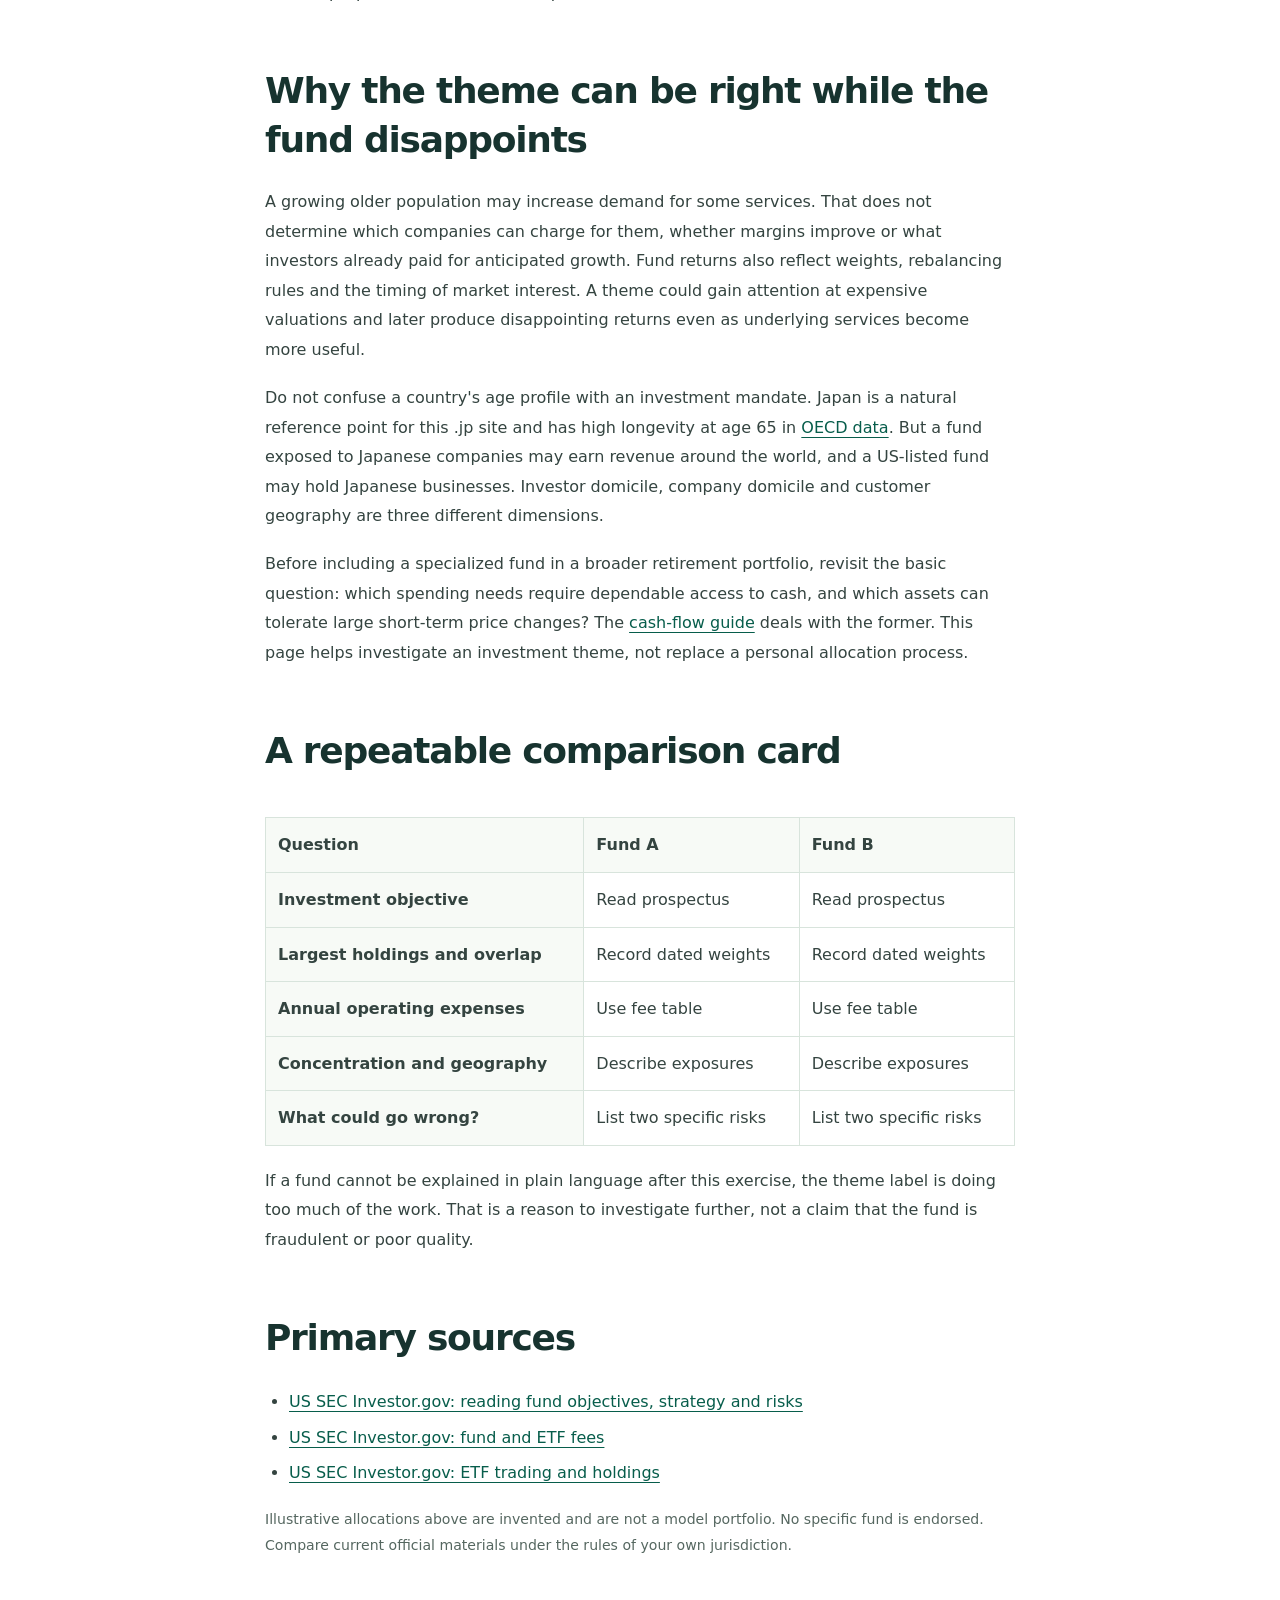
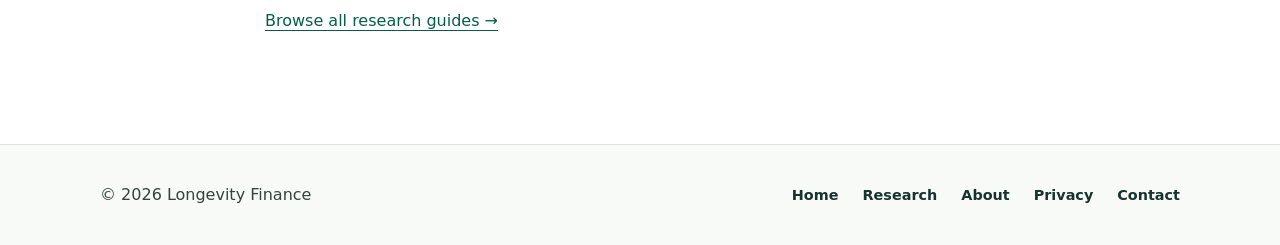
<file: longevity-funds.html>
<!doctype html><html lang="en"><head><meta charset="utf-8"><meta name="viewport" content="width=device-width,initial-scale=1"><title>How to examine a longevity-themed ETF or fund | Longevity Finance</title><meta name="description" content="Look past a longevity fund's name to its holdings, concentration, fees, overlap, liquidity and actual investment objective."><link rel="canonical" href="https://longevityfinance.jp/longevity-funds.html"><link rel="stylesheet" href="/styles.css"><script async src="https://pagead2.googlesyndication.com/pagead/js/adsbygoogle.js?client=ca-pub-2517860910281217"
     crossorigin="anonymous"></script></head><body><a class="skip" href="#main">Skip to content</a><header class="site-header"><div class="wrap header-inner"><a class="brand" href="/">Longevity <span>Finance</span></a><nav aria-label="Main menu"><a href="/guide.html">Planning guide</a><a href="/longevity-data.html">Longevity data</a><a href="/research.html">Research</a><a href="/options.html">Compare options</a><a href="/about.html">About</a></nav></div></header><main id="main"><div class="article"><p class="eyebrow">FUNDS & PORTFOLIOS</p><h1>A longevity fund's name does not reveal its exposure</h1><p class="intro">A fund can use “longevity” to mean drug development, medical devices, care services, demographic change, or almost any mixture of them. Read the portfolio before treating the theme as a strategy.</p><p class="small">By Baruka · Reviewed 7 October 2026 · General education, not personal financial or medical advice.</p>
<section><h2>Begin with the actual portfolio</h2><p>Open the fund's current holdings and prospectus. Group its largest positions by the business that produces revenue, not just the marketing category. A firm supplying hospital equipment may have a more established business than a pre-revenue drug developer, although both could appear in a longevity basket. A software company may serve younger and older customers alike. A fund's name cannot tell you how much of its revenue depends on longer or healthier lives.</p><p>As a hypothetical illustration, imagine a fund that holds 40% healthcare providers, 30% large technology companies and 30% drug developers. Calling it a pure “life extension” investment would hide several distinct profit drivers. The weights are invented to demonstrate the classification exercise; they describe no existing fund.</p><div class="callout"><strong>Start with the largest holdings:</strong> Write down how each company earns revenue today. If that description barely mentions older customers, the fund's name may be telling you more than its portfolio does.</div></section>
<section><h2>Seven checks before drawing a conclusion</h2><ol><li><strong>Mandate:</strong> Does the prospectus require exposure to a defined theme, or leave broad discretion to the manager?</li><li><strong>Top holdings:</strong> What proportion sits in the largest positions? Compare their business lines with the fund's story.</li><li><strong>Overlap:</strong> Are you paying extra to hold companies already prominent in a broad market fund you own?</li><li><strong>Concentration:</strong> One sector or geography can make results more volatile even when a fund owns many securities.</li><li><strong>Costs:</strong> Find the expense ratio and other relevant trading costs. A fee persists whether the theme succeeds or disappoints.</li><li><strong>Trading:</strong> For an ETF, look at market price versus net asset value, bid-ask spread and trading volume as well as the underlying assets.</li><li><strong>Currency and tax:</strong> A fund denominated in your currency may still own foreign assets; domicile and tax treatment depend on your circumstances.</li></ol><p>These are questions, not a required set of thresholds. A small, specialized fund may be suitable for some goals and unsuitable for others. A prospectus explains strategy and risks, but a holdings list can change, so date any comparison.</p></section>
<section><h2>What are you getting for the extra 55 a year?</h2><p>Suppose 10,000 is invested in a hypothetical longevity Fund L charging 0.65%, rather than a broad Fund B charging 0.10%. At an unchanged asset value, annual operating expenses would be about 65 versus 10: a difference of 55. Also assume Fund L has 40% in its five largest holdings, and 30% in securities that Fund B also owns. These are made-up figures, not a comparison of named funds.</p><div class="table-scroll"><table><caption>Invented one-year comparison at an unchanged 10,000-unit asset value</caption><thead><tr><th scope="col">Measure</th><th scope="col">Fund L</th><th scope="col">Fund B</th><th scope="col">How to read it</th></tr></thead><tbody><tr><th scope="row">Annual expense ratio</th><td>0.65%</td><td>0.10%</td><td>From each real fund's current prospectus fee table</td></tr><tr><th scope="row">Approximate annual operating expense</th><td>65 units</td><td>10 units</td><td>10,000 × stated rate; 55-unit difference</td></tr><tr><th scope="row">Top-five weight</th><td>40% assumed</td><td>Check holdings</td><td>Five names can dominate a much longer list</td></tr><tr><th scope="row">Overlap with broad fund</th><td>30% assumed</td><td>Reference portfolio</td><td>Duplicated names are not additional distinct businesses</td></tr></tbody></table></div><p>The extra 55 makes the fee question concrete: what does Fund L provide that Fund B does not? It could have different holdings, weights or selection rules. Simply owning more funds does not establish that the household owns more distinct businesses. Neither the fee difference nor the shared names predicts which fund will perform better.</p><p>Keep two overlap measures separate. In this example, 30% means the share of Fund L invested in names also present in Fund B. For a weight-sensitive comparison, take each shared security's smaller weight in the two funds and add those weights. A company held at 10% in L and 1% in B contributes one percentage point to that measure, not ten. Use holdings from the same date where possible.</p><p>Fees in real funds accrue against changing assets. The expense ratio is annual operating expenses as a share of average net assets, and some costs fall outside it, as the SEC explains. After checking the fee table, ask whether the distinct exposure and concentration serve a purpose in the household's portfolio.</p></section>
<section><h2>Why the theme can be right while the fund disappoints</h2><p>A growing older population may increase demand for some services. That does not determine which companies can charge for them, whether margins improve or what investors already paid for anticipated growth. Fund returns also reflect weights, rebalancing rules and the timing of market interest. A theme could gain attention at expensive valuations and later produce disappointing returns even as underlying services become more useful.</p><p>Do not confuse a country's age profile with an investment mandate. Japan is a natural reference point for this .jp site and has high longevity at age 65 in <a href="/longevity-data.html">OECD data</a>. But a fund exposed to Japanese companies may earn revenue around the world, and a US-listed fund may hold Japanese businesses. Investor domicile, company domicile and customer geography are three different dimensions.</p><p>Before including a specialized fund in a broader retirement portfolio, revisit the basic question: which spending needs require dependable access to cash, and which assets can tolerate large short-term price changes? The <a href="/guide.html">cash-flow guide</a> deals with the former. This page helps investigate an investment theme, not replace a personal allocation process.</p></section>
<section><h2>A repeatable comparison card</h2><div class="table-scroll"><table><thead><tr><th scope="col">Question</th><th scope="col">Fund A</th><th scope="col">Fund B</th></tr></thead><tbody><tr><th scope="row">Investment objective</th><td>Read prospectus</td><td>Read prospectus</td></tr><tr><th scope="row">Largest holdings and overlap</th><td>Record dated weights</td><td>Record dated weights</td></tr><tr><th scope="row">Annual operating expenses</th><td>Use fee table</td><td>Use fee table</td></tr><tr><th scope="row">Concentration and geography</th><td>Describe exposures</td><td>Describe exposures</td></tr><tr><th scope="row">What could go wrong?</th><td>List two specific risks</td><td>List two specific risks</td></tr></tbody></table></div><p>If a fund cannot be explained in plain language after this exercise, the theme label is doing too much of the work. That is a reason to investigate further, not a claim that the fund is fraudulent or poor quality.</p></section>
<section class="sources"><h2>Primary sources</h2><ul><li><a href="https://www.investor.gov/introduction-investing/general-resources/news-alerts/alerts-bulletins/investor-bulletins/how-read-2">US SEC Investor.gov: reading fund objectives, strategy and risks</a></li><li><a href="https://www.investor.gov/introduction-investing/general-resources/news-alerts/alerts-bulletins/investor-bulletins/mutual-fund-and-etf-fees-and-expenses-investor-bulletin">US SEC Investor.gov: fund and ETF fees</a></li><li><a href="https://www.investor.gov/introduction-investing/general-resources/news-alerts/alerts-bulletins/investor-bulletins-24">US SEC Investor.gov: ETF trading and holdings</a></li></ul><p class="small">Illustrative allocations above are invented and are not a model portfolio. No specific fund is endorsed. Compare current official materials under the rules of your own jurisdiction.</p></section><p><a href="/research.html">Browse all research guides →</a></p></div></main><footer><div class="wrap footer-inner"><p>© 2026 Longevity Finance</p><nav aria-label="Footer"><a href="/">Home</a><a href="/research.html">Research</a><a href="/about.html">About</a><a href="/privacy.html">Privacy</a><a href="/contact.html">Contact</a></nav></div></footer></body></html>
</file>
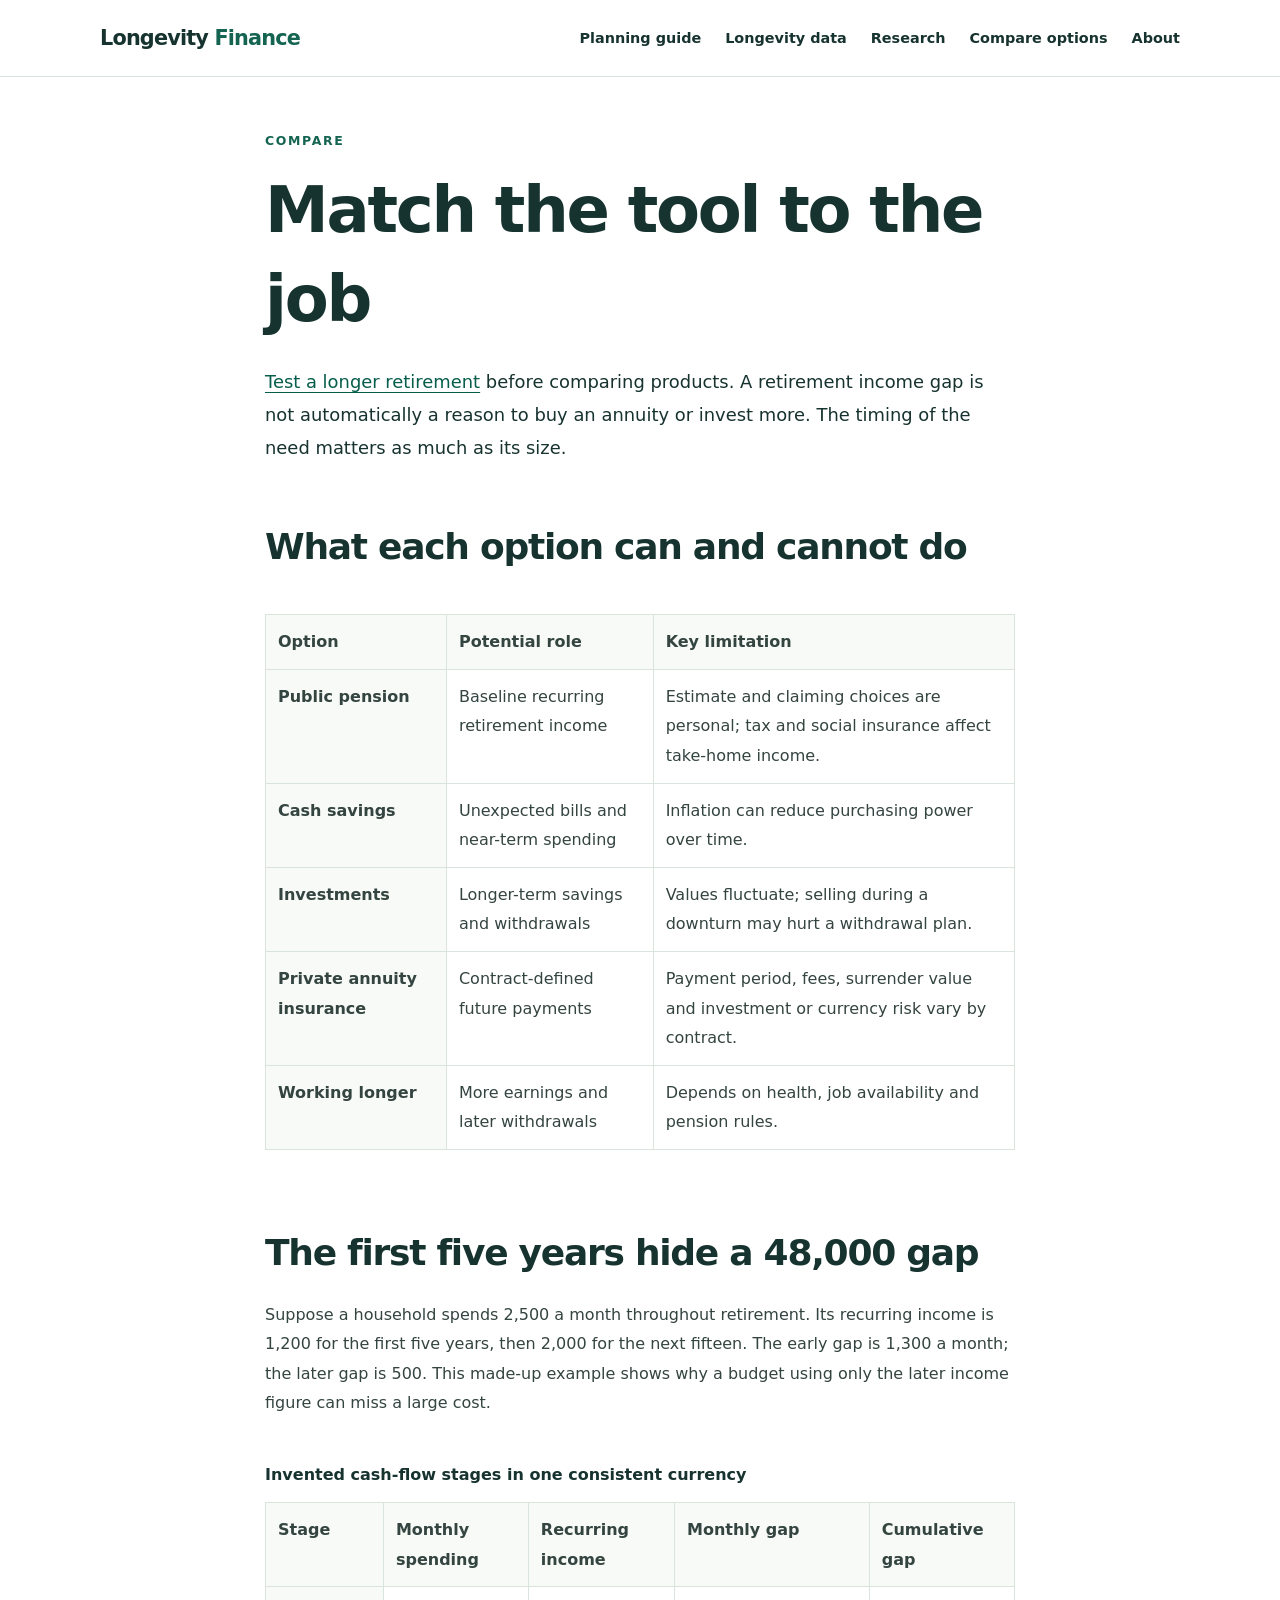
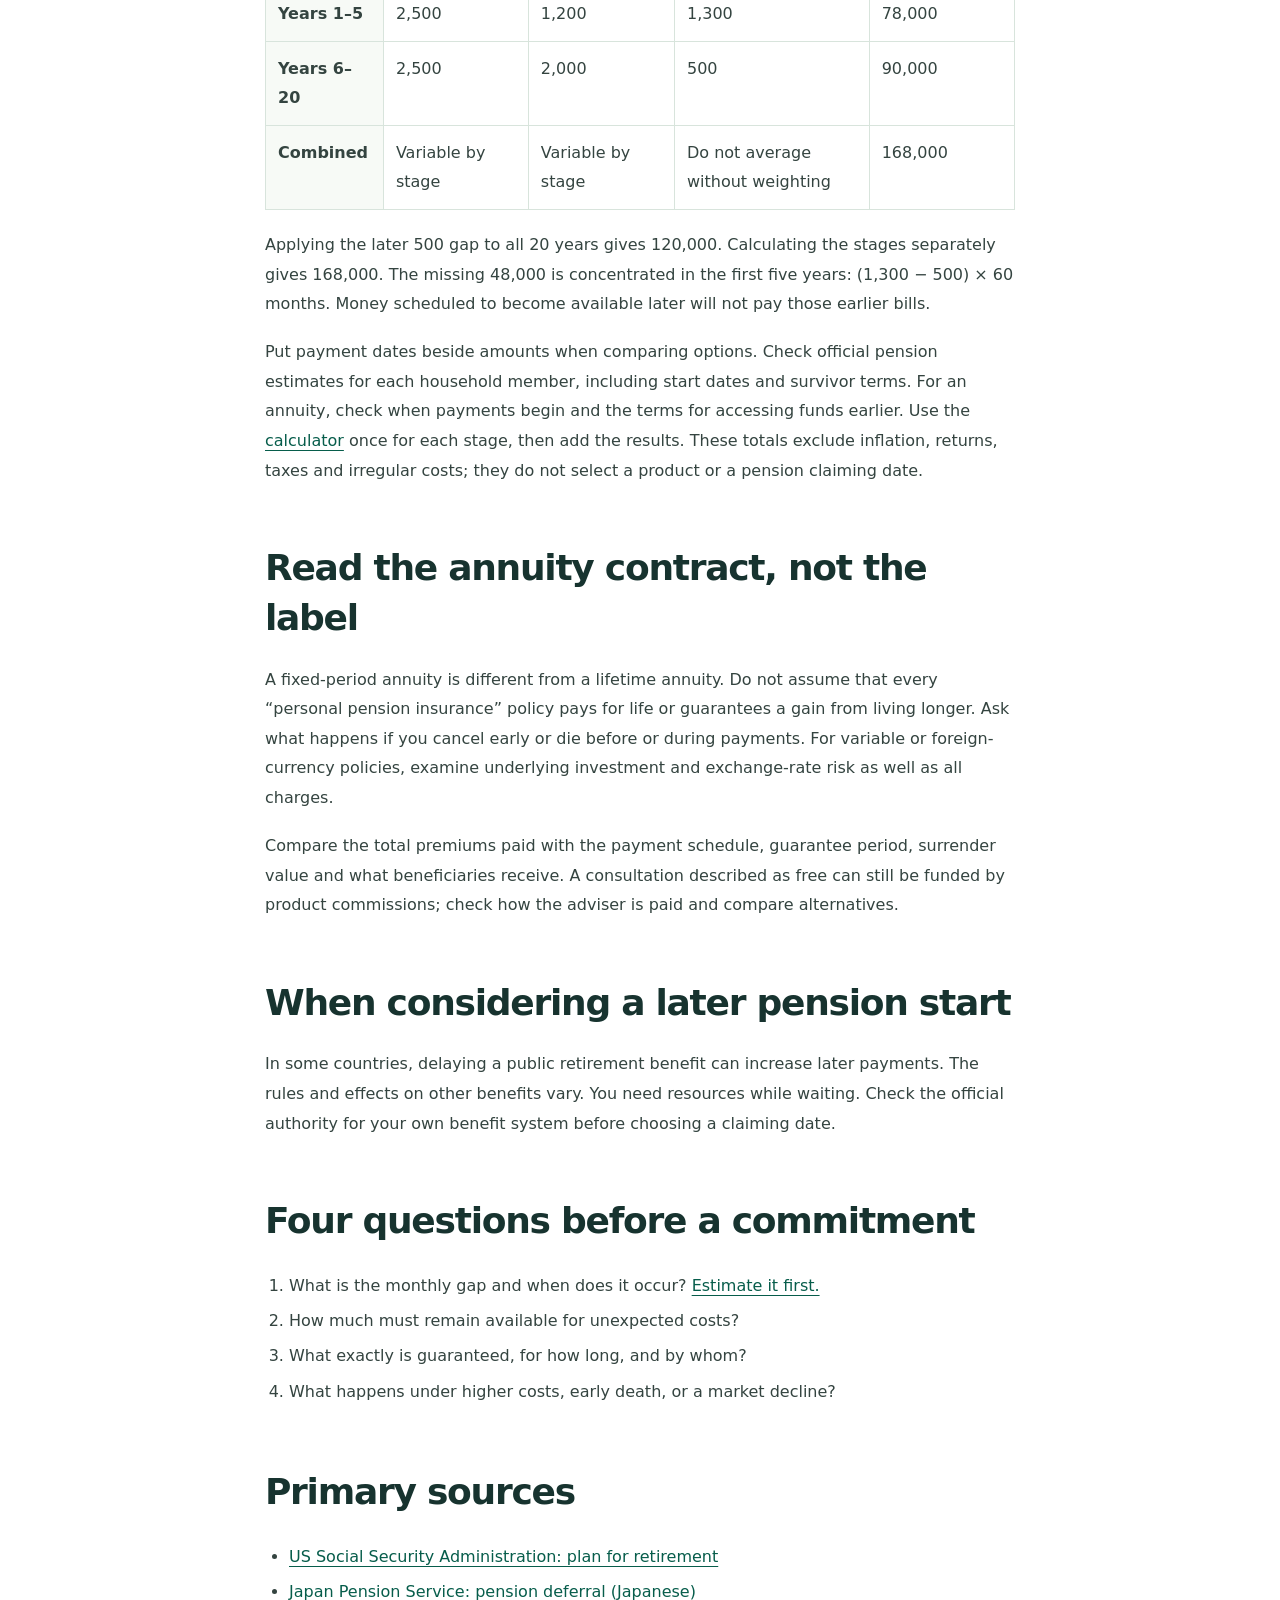
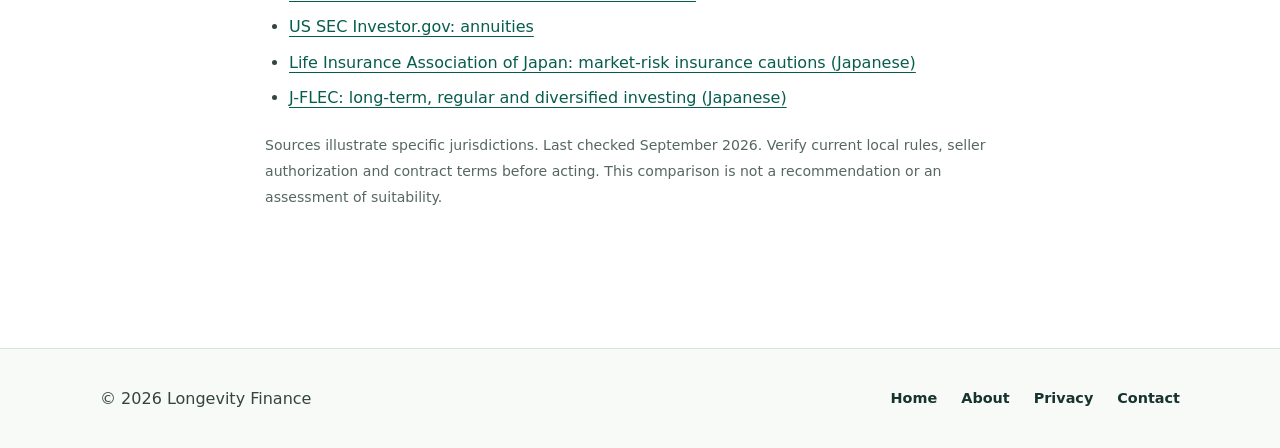
<file: options.html>
<!doctype html><html lang="en"><head><meta charset="utf-8"><meta name="viewport" content="width=device-width,initial-scale=1"><title>Compare long-life income options | Longevity Finance</title><meta name="description" content="Compare public pensions, cash, investments, work, and annuities by purpose, limitations and contract questions."><link rel="canonical" href="https://longevityfinance.jp/options.html"><link rel="stylesheet" href="/styles.css"><script async src="https://pagead2.googlesyndication.com/pagead/js/adsbygoogle.js?client=ca-pub-2517860910281217"
     crossorigin="anonymous"></script></head><body><a class="skip" href="#main">Skip to content</a><header class="site-header"><div class="wrap header-inner"><a class="brand" href="/">Longevity <span>Finance</span></a><nav aria-label="Main menu"><a href="/guide.html">Planning guide</a><a href="/longevity-data.html">Longevity data</a><a href="/research.html">Research</a><a href="/options.html">Compare options</a><a href="/about.html">About</a></nav></div></header><main id="main">
<div class="article"><p class="eyebrow">COMPARE</p><h1>Match the tool to the job</h1><p class="intro"><a href="/scenarios.html">Test a longer retirement</a> before comparing products. A retirement income gap is not automatically a reason to buy an annuity or invest more. The timing of the need matters as much as its size.</p>
<section><h2>What each option can and cannot do</h2><div class="table-scroll"><table><thead><tr><th scope="col">Option</th><th scope="col">Potential role</th><th scope="col">Key limitation</th></tr></thead><tbody><tr><th scope="row">Public pension</th><td>Baseline recurring retirement income</td><td>Estimate and claiming choices are personal; tax and social insurance affect take-home income.</td></tr><tr><th scope="row">Cash savings</th><td>Unexpected bills and near-term spending</td><td>Inflation can reduce purchasing power over time.</td></tr><tr><th scope="row">Investments</th><td>Longer-term savings and withdrawals</td><td>Values fluctuate; selling during a downturn may hurt a withdrawal plan.</td></tr><tr><th scope="row">Private annuity insurance</th><td>Contract-defined future payments</td><td>Payment period, fees, surrender value and investment or currency risk vary by contract.</td></tr><tr><th scope="row">Working longer</th><td>More earnings and later withdrawals</td><td>Depends on health, job availability and pension rules.</td></tr></tbody></table></div></section>
<section><h2>The first five years hide a 48,000 gap</h2><p>Suppose a household spends 2,500 a month throughout retirement. Its recurring income is 1,200 for the first five years, then 2,000 for the next fifteen. The early gap is 1,300 a month; the later gap is 500. This made-up example shows why a budget using only the later income figure can miss a large cost.</p><div class="table-scroll"><table><caption>Invented cash-flow stages in one consistent currency</caption><thead><tr><th scope="col">Stage</th><th scope="col">Monthly spending</th><th scope="col">Recurring income</th><th scope="col">Monthly gap</th><th scope="col">Cumulative gap</th></tr></thead><tbody><tr><th scope="row">Years 1–5</th><td>2,500</td><td>1,200</td><td>1,300</td><td>78,000</td></tr><tr><th scope="row">Years 6–20</th><td>2,500</td><td>2,000</td><td>500</td><td>90,000</td></tr><tr><th scope="row">Combined</th><td>Variable by stage</td><td>Variable by stage</td><td>Do not average without weighting</td><td>168,000</td></tr></tbody></table></div><p>Applying the later 500 gap to all 20 years gives 120,000. Calculating the stages separately gives 168,000. The missing 48,000 is concentrated in the first five years: (1,300 − 500) × 60 months. Money scheduled to become available later will not pay those earlier bills.</p><p>Put payment dates beside amounts when comparing options. Check official pension estimates for each household member, including start dates and survivor terms. For an annuity, check when payments begin and the terms for accessing funds earlier. Use the <a href="/guide.html#example">calculator</a> once for each stage, then add the results. These totals exclude inflation, returns, taxes and irregular costs; they do not select a product or a pension claiming date.</p></section>
<section><h2>Read the annuity contract, not the label</h2><p>A fixed-period annuity is different from a lifetime annuity. Do not assume that every “personal pension insurance” policy pays for life or guarantees a gain from living longer. Ask what happens if you cancel early or die before or during payments. For variable or foreign-currency policies, examine underlying investment and exchange-rate risk as well as all charges.</p><p>Compare the total premiums paid with the payment schedule, guarantee period, surrender value and what beneficiaries receive. A consultation described as free can still be funded by product commissions; check how the adviser is paid and compare alternatives.</p></section>
<section><h2>When considering a later pension start</h2><p>In some countries, delaying a public retirement benefit can increase later payments. The rules and effects on other benefits vary. You need resources while waiting. Check the official authority for your own benefit system before choosing a claiming date.</p></section>
<section><h2>Four questions before a commitment</h2><ol><li>What is the monthly gap and when does it occur? <a href="/guide.html">Estimate it first.</a></li><li>How much must remain available for unexpected costs?</li><li>What exactly is guaranteed, for how long, and by whom?</li><li>What happens under higher costs, early death, or a market decline?</li></ol></section>
<section class="sources"><h2>Primary sources</h2><ul><li><a href="https://www.ssa.gov/retirement/plan-for-retirement">US Social Security Administration: plan for retirement</a></li><li><a href="https://www.nenkin.go.jp/service/jukyu/seido/roureinenkin/kuriage-kurisage/20140421-02.html">Japan Pension Service: pension deferral (Japanese)</a></li><li><a href="https://www.investor.gov/introduction-investing/investing-basics/investment-products/annuities">US SEC Investor.gov: annuities</a></li><li><a href="https://www.seiho.or.jp/data/billboard/market/content01/">Life Insurance Association of Japan: market-risk insurance cautions (Japanese)</a></li><li><a href="https://www.j-flec.go.jp/public/learn/columns/%E3%83%AA%E3%82%B9%E3%82%AF%E3%82%92%E6%8A%91%E3%81%88%E3%81%A6%E8%B3%A2%E3%81%8F%E3%81%B5%E3%82%84%E3%81%99%EF%BC%813%E3%81%A4%E3%81%AE%E3%83%9D%E3%82%A4%E3%83%B3%E3%83%88%E3%80%8C%E9%95%B7%E6%9C%9F/">J-FLEC: long-term, regular and diversified investing (Japanese)</a></li></ul><p class="small">Sources illustrate specific jurisdictions. Last checked September 2026. Verify current local rules, seller authorization and contract terms before acting. This comparison is not a recommendation or an assessment of suitability.</p></section></div></main><footer><div class="wrap footer-inner"><p>© 2026 Longevity Finance</p><nav aria-label="Footer"><a href="/">Home</a><a href="/about.html">About</a><a href="/privacy.html">Privacy</a><a href="/contact.html">Contact</a></nav></div></footer></body></html>
</file>
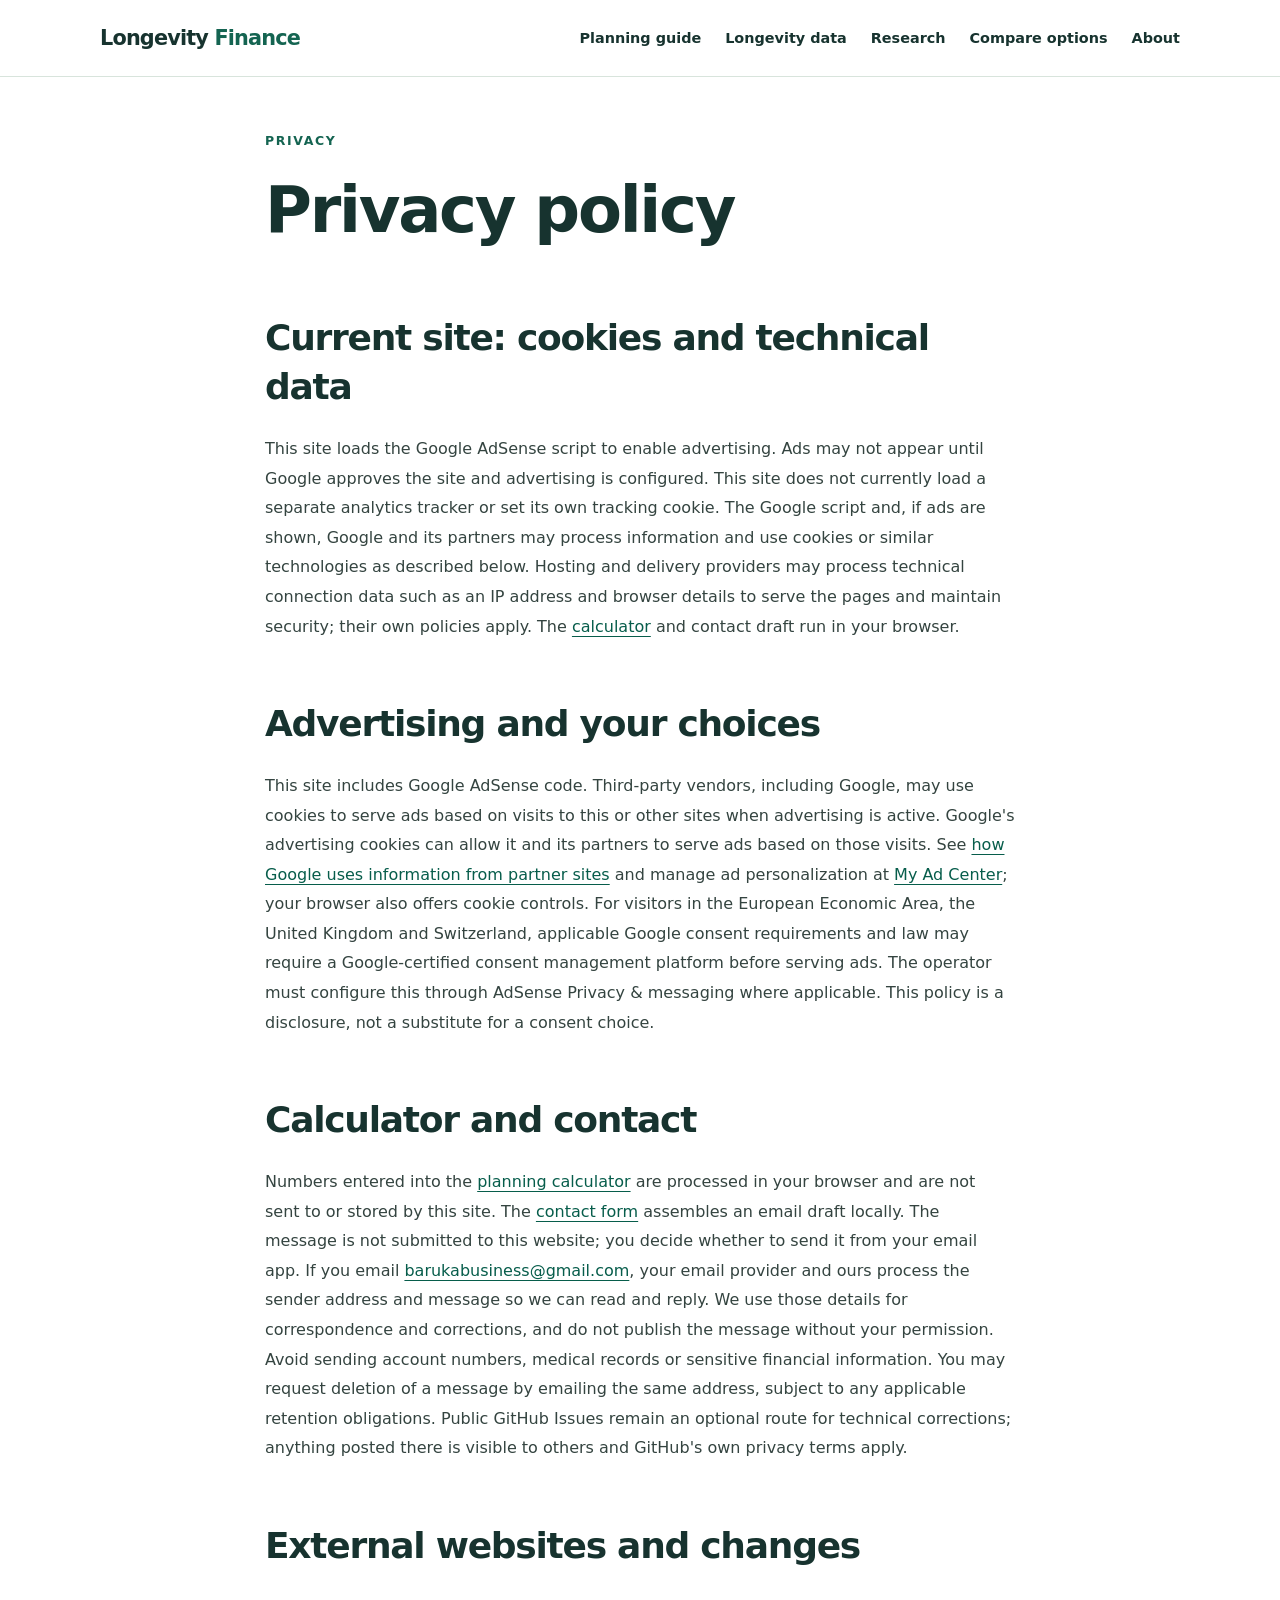
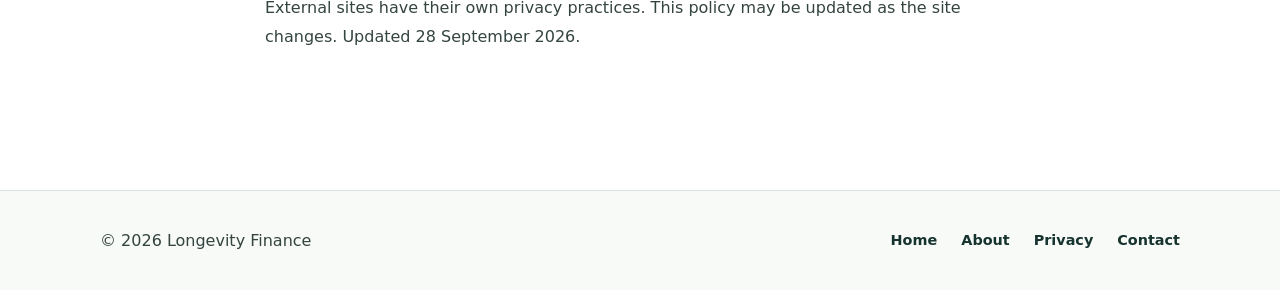
<file: privacy.html>
<!doctype html><html lang="en"><head><meta charset="utf-8"><meta name="viewport" content="width=device-width,initial-scale=1"><title>Privacy policy | Longevity Finance</title><meta name="description" content="Learn how Longevity Finance handles calculator inputs, advertising cookies, and public feedback."><link rel="canonical" href="https://longevityfinance.jp/privacy.html"><link rel="stylesheet" href="/styles.css"><script async src="https://pagead2.googlesyndication.com/pagead/js/adsbygoogle.js?client=ca-pub-2517860910281217"
     crossorigin="anonymous"></script></head><body><a class="skip" href="#main">Skip to content</a><header class="site-header"><div class="wrap header-inner"><a class="brand" href="/">Longevity <span>Finance</span></a><nav aria-label="Main menu"><a href="/guide.html">Planning guide</a><a href="/longevity-data.html">Longevity data</a><a href="/research.html">Research</a><a href="/options.html">Compare options</a><a href="/about.html">About</a></nav></div></header><main id="main">
<div class="article"><p class="eyebrow">PRIVACY</p><h1>Privacy policy</h1><section><h2>Current site: cookies and technical data</h2><p>This site loads the Google AdSense script to enable advertising. Ads may not appear until Google approves the site and advertising is configured. This site does not currently load a separate analytics tracker or set its own tracking cookie. The Google script and, if ads are shown, Google and its partners may process information and use cookies or similar technologies as described below. Hosting and delivery providers may process technical connection data such as an IP address and browser details to serve the pages and maintain security; their own policies apply. The <a href="/guide.html#example">calculator</a> and contact draft run in your browser.</p></section><section><h2>Advertising and your choices</h2><p>This site includes Google AdSense code. Third-party vendors, including Google, may use cookies to serve ads based on visits to this or other sites when advertising is active. Google's advertising cookies can allow it and its partners to serve ads based on those visits. See <a href="https://policies.google.com/technologies/partner-sites">how Google uses information from partner sites</a> and manage ad personalization at <a href="https://myadcenter.google.com/">My Ad Center</a>; your browser also offers cookie controls. For visitors in the European Economic Area, the United Kingdom and Switzerland, applicable Google consent requirements and law may require a Google-certified consent management platform before serving ads. The operator must configure this through AdSense Privacy &amp; messaging where applicable. This policy is a disclosure, not a substitute for a consent choice.</p></section><section><h2>Calculator and contact</h2><p>Numbers entered into the <a href="/guide.html#example">planning calculator</a> are processed in your browser and are not sent to or stored by this site. The <a href="/contact.html">contact form</a> assembles an email draft locally. The message is not submitted to this website; you decide whether to send it from your email app. If you email <a href="mailto:barukabusiness@gmail.com">barukabusiness@gmail.com</a>, your email provider and ours process the sender address and message so we can read and reply. We use those details for correspondence and corrections, and do not publish the message without your permission. Avoid sending account numbers, medical records or sensitive financial information. You may request deletion of a message by emailing the same address, subject to any applicable retention obligations. Public GitHub Issues remain an optional route for technical corrections; anything posted there is visible to others and GitHub's own privacy terms apply.</p></section><section><h2>External websites and changes</h2><p>External sites have their own privacy practices. This policy may be updated as the site changes. Updated 28 September 2026.</p></section></div></main><footer><div class="wrap footer-inner"><p>© 2026 Longevity Finance</p><nav aria-label="Footer"><a href="/">Home</a><a href="/about.html">About</a><a href="/privacy.html">Privacy</a><a href="/contact.html">Contact</a></nav></div></footer></body></html>
</file>
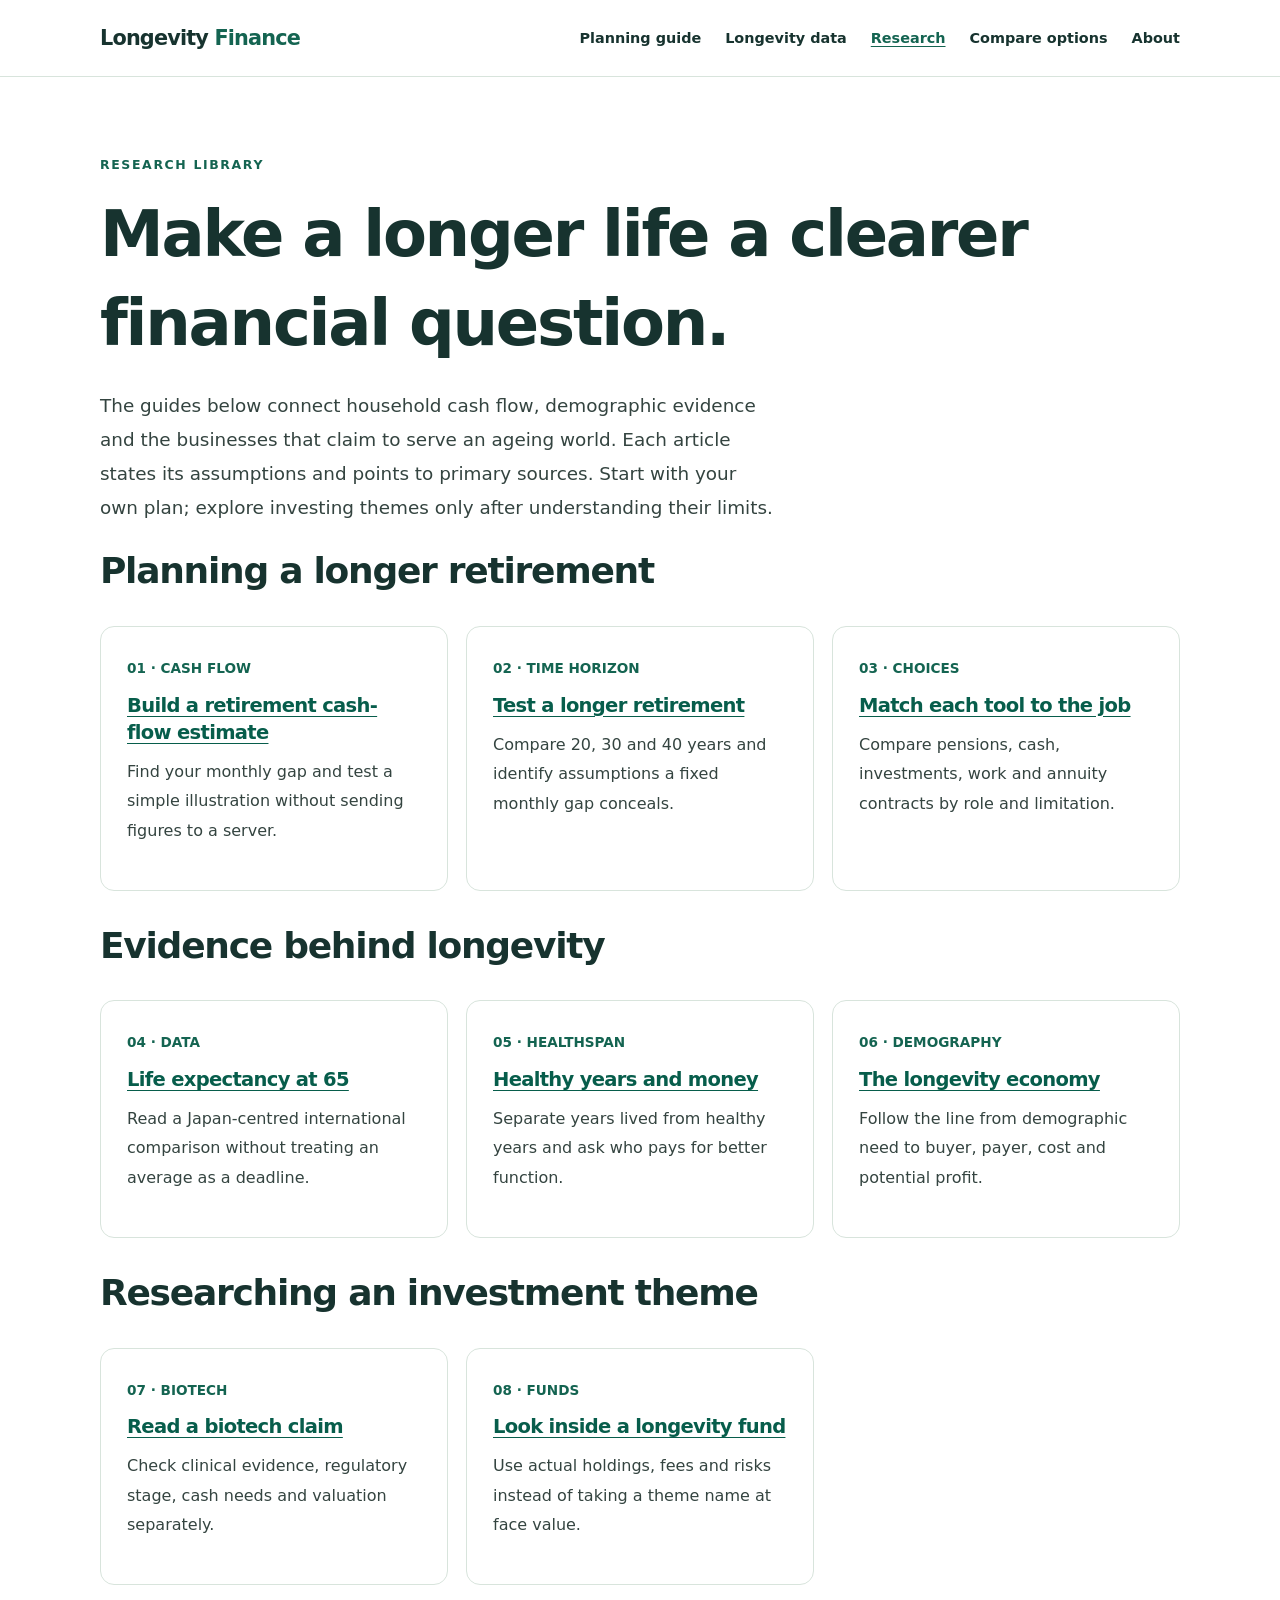
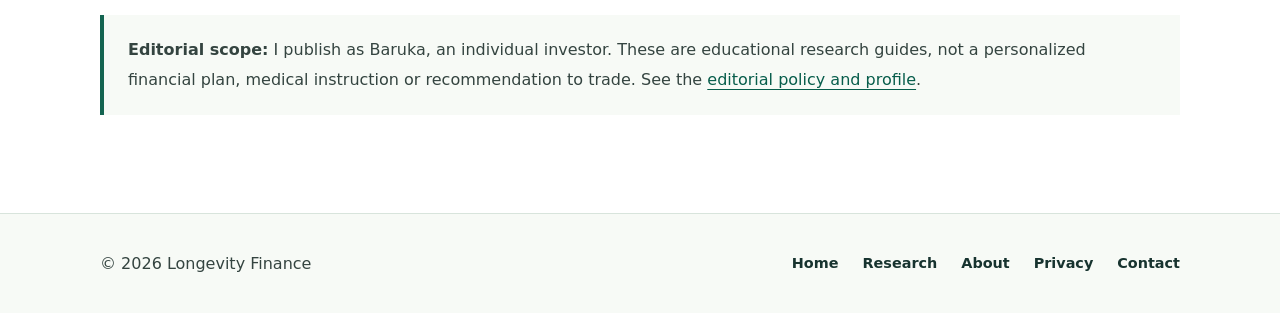
<file: research.html>
<!doctype html><html lang="en"><head><meta charset="utf-8"><meta name="viewport" content="width=device-width,initial-scale=1"><title>Research library: money, ageing and markets | Longevity Finance</title><meta name="description" content="Eight original guides on longevity planning, healthspan, biotech investing, thematic funds, pensions and international life expectancy data."><link rel="canonical" href="https://longevityfinance.jp/research.html"><link rel="stylesheet" href="/styles.css"><script async src="https://pagead2.googlesyndication.com/pagead/js/adsbygoogle.js?client=ca-pub-2517860910281217"
     crossorigin="anonymous"></script></head><body><a class="skip" href="#main">Skip to content</a><header class="site-header"><div class="wrap header-inner"><a class="brand" href="/">Longevity <span>Finance</span></a><nav aria-label="Main menu"><a href="/guide.html">Planning guide</a><a href="/longevity-data.html">Longevity data</a><a href="/research.html" aria-current="page">Research</a><a href="/options.html">Compare options</a><a href="/about.html">About</a></nav></div></header>
<main id="main"><section class="wrap section"><p class="eyebrow">RESEARCH LIBRARY</p><h1>Make a longer life a clearer financial question.</h1><p class="lead">The guides below connect household cash flow, demographic evidence and the businesses that claim to serve an ageing world. Each article states its assumptions and points to primary sources. Start with your own plan; explore investing themes only after understanding their limits.</p>
<h2>Planning a longer retirement</h2><div class="cards"><article class="card"><span class="step">01 · CASH FLOW</span><h3><a href="/guide.html">Build a retirement cash-flow estimate</a></h3><p>Find your monthly gap and test a simple illustration without sending figures to a server.</p></article><article class="card"><span class="step">02 · TIME HORIZON</span><h3><a href="/scenarios.html">Test a longer retirement</a></h3><p>Compare 20, 30 and 40 years and identify assumptions a fixed monthly gap conceals.</p></article><article class="card"><span class="step">03 · CHOICES</span><h3><a href="/options.html">Match each tool to the job</a></h3><p>Compare pensions, cash, investments, work and annuity contracts by role and limitation.</p></article></div>
<h2>Evidence behind longevity</h2><div class="cards"><article class="card"><span class="step">04 · DATA</span><h3><a href="/longevity-data.html">Life expectancy at 65</a></h3><p>Read a Japan-centred international comparison without treating an average as a deadline.</p></article><article class="card"><span class="step">05 · HEALTHSPAN</span><h3><a href="/healthspan-finance.html">Healthy years and money</a></h3><p>Separate years lived from healthy years and ask who pays for better function.</p></article><article class="card"><span class="step">06 · DEMOGRAPHY</span><h3><a href="/longevity-economy.html">The longevity economy</a></h3><p>Follow the line from demographic need to buyer, payer, cost and potential profit.</p></article></div>
<h2>Researching an investment theme</h2><div class="cards"><article class="card"><span class="step">07 · BIOTECH</span><h3><a href="/biotech-investing.html">Read a biotech claim</a></h3><p>Check clinical evidence, regulatory stage, cash needs and valuation separately.</p></article><article class="card"><span class="step">08 · FUNDS</span><h3><a href="/longevity-funds.html">Look inside a longevity fund</a></h3><p>Use actual holdings, fees and risks instead of taking a theme name at face value.</p></article></div>
<div class="callout"><strong>Editorial scope:</strong> I publish as Baruka, an individual investor. These are educational research guides, not a personalized financial plan, medical instruction or recommendation to trade. See the <a href="/about.html">editorial policy and profile</a>.</div></section></main>
<footer><div class="wrap footer-inner"><p>© 2026 Longevity Finance</p><nav aria-label="Footer"><a href="/">Home</a><a href="/research.html">Research</a><a href="/about.html">About</a><a href="/privacy.html">Privacy</a><a href="/contact.html">Contact</a></nav></div></footer></body></html>
</file>
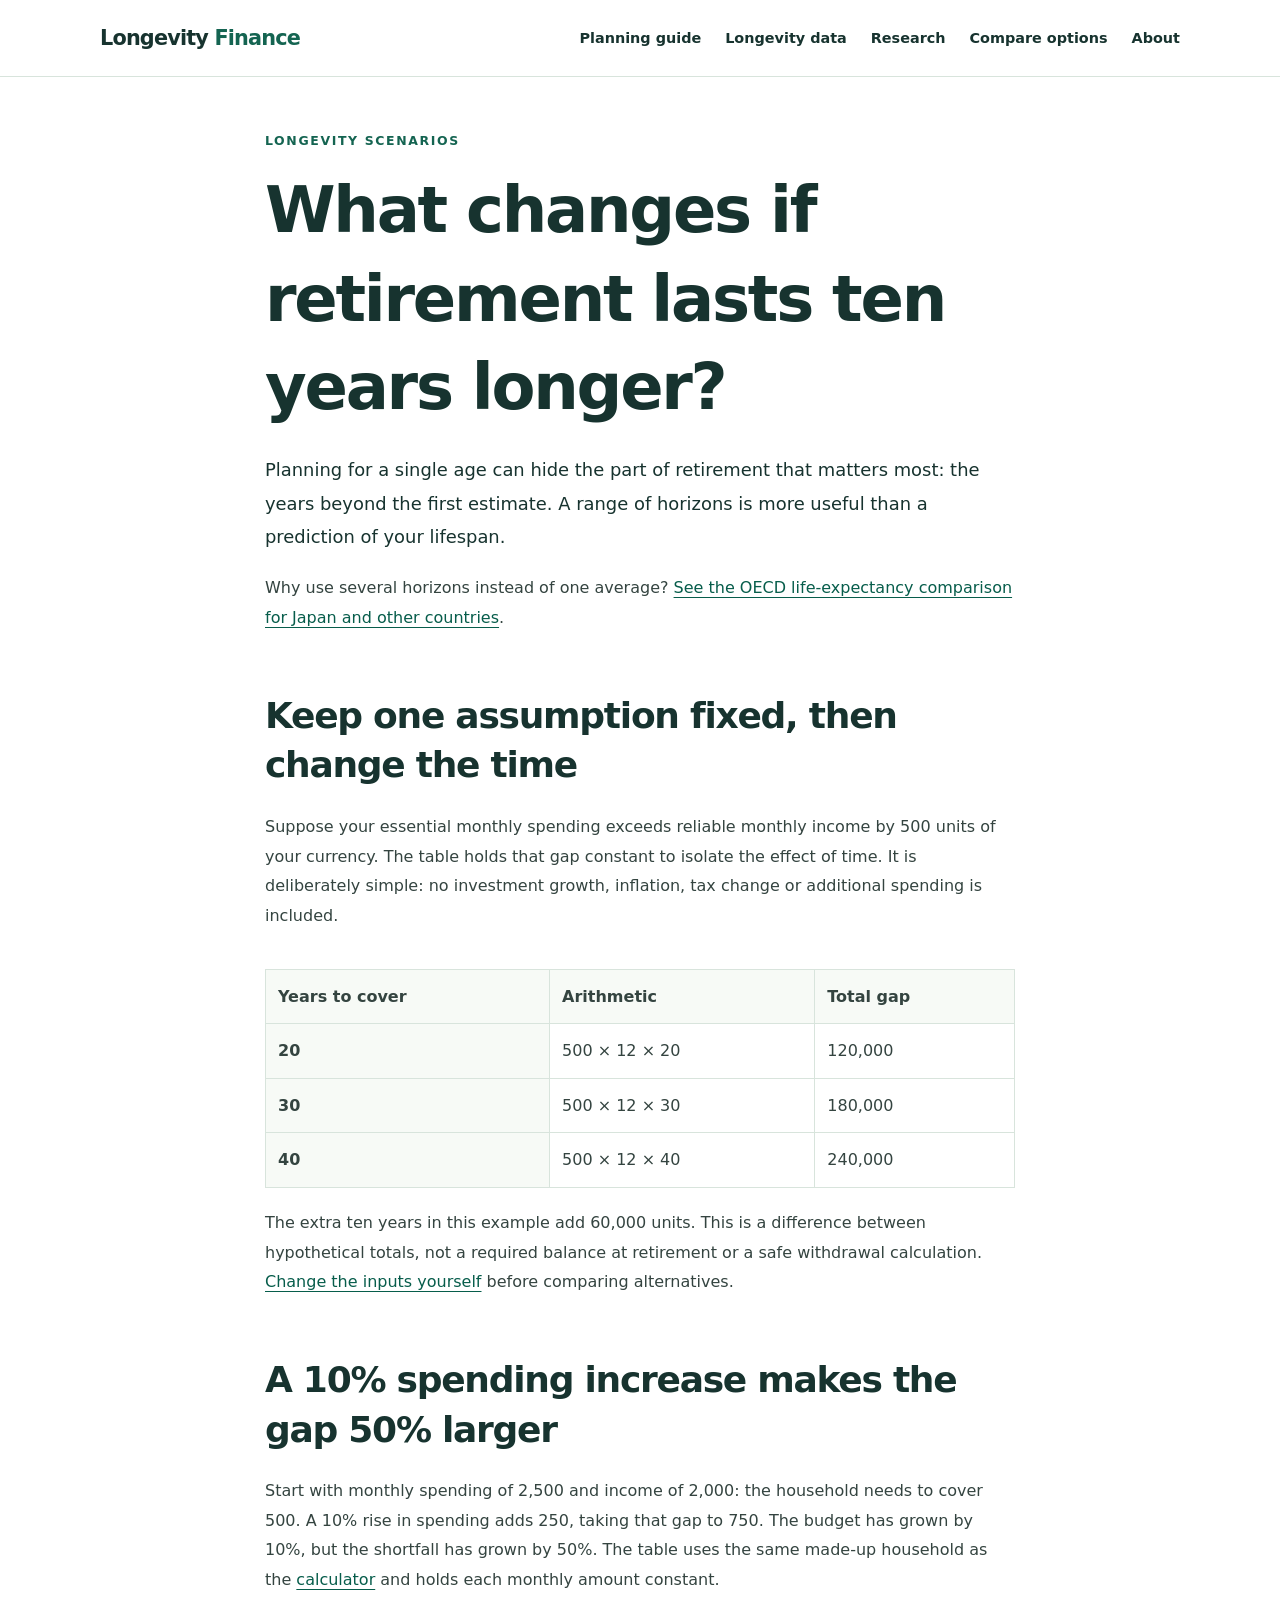
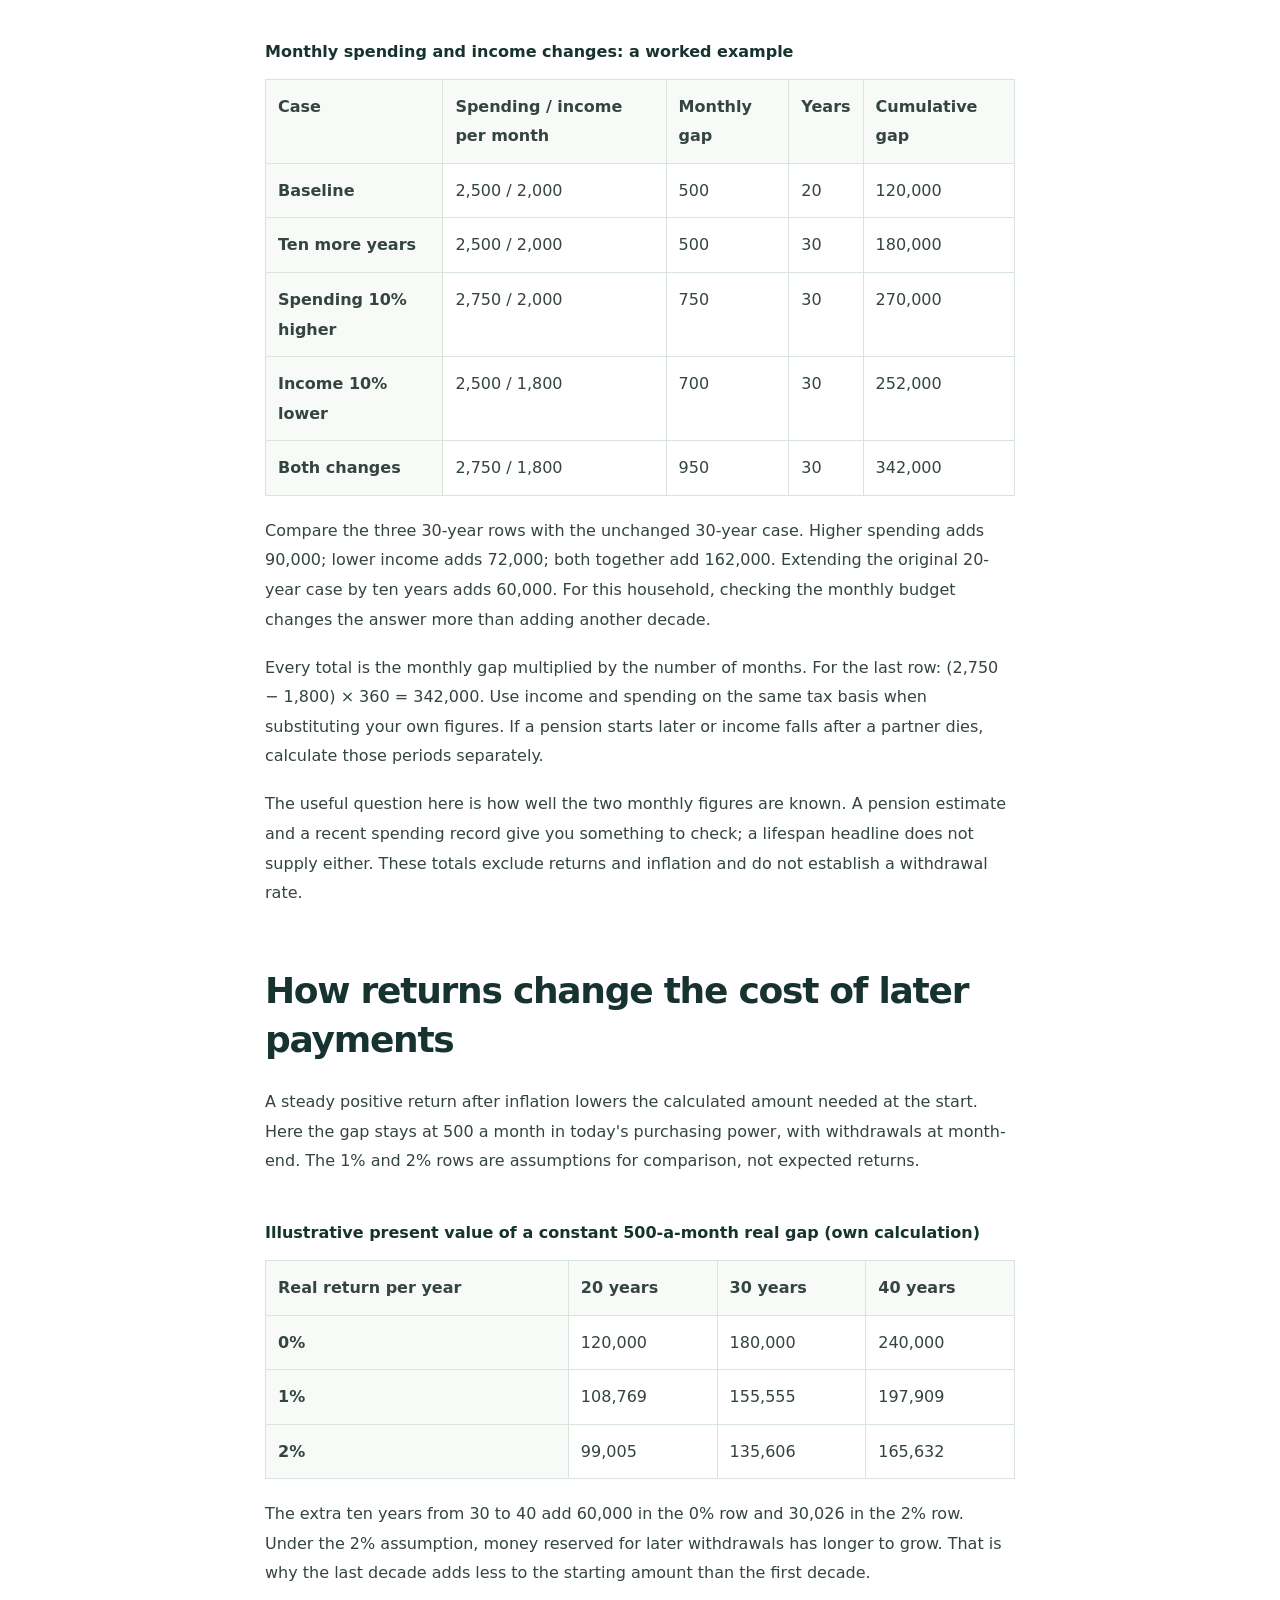
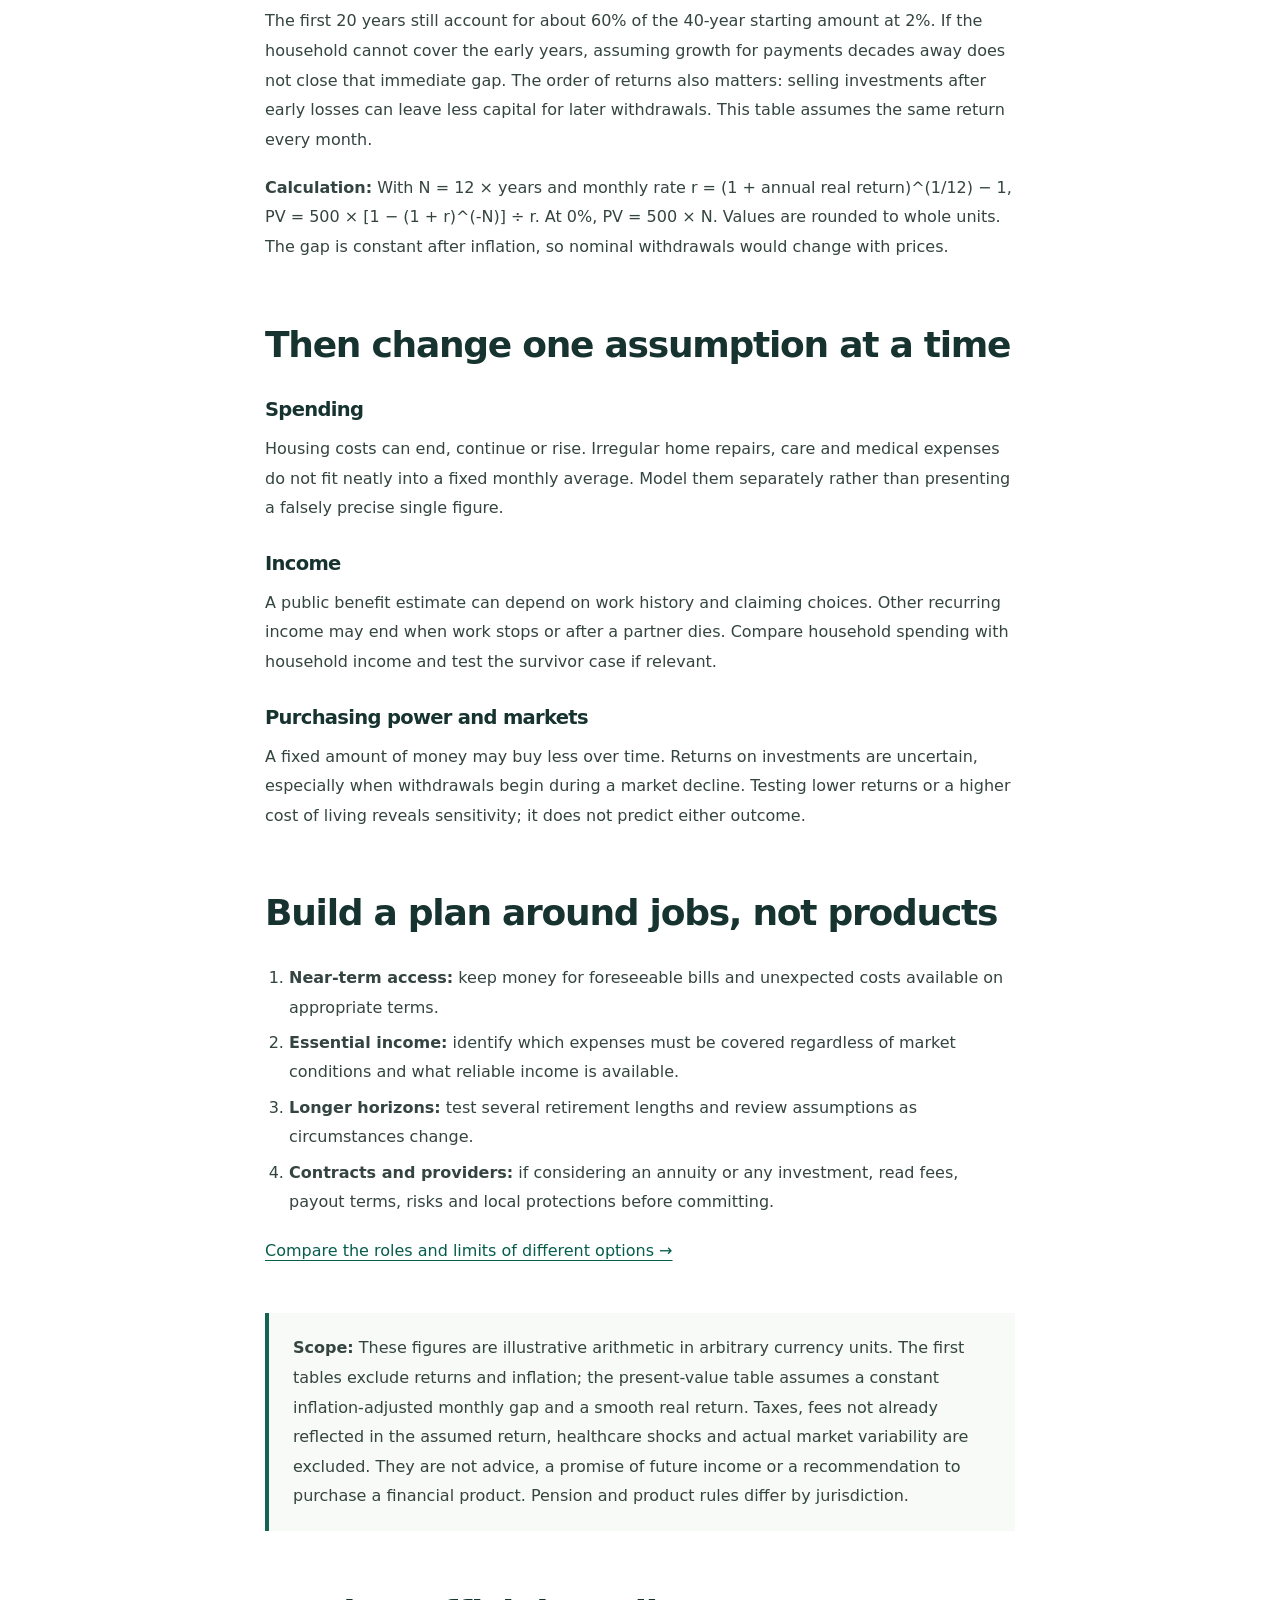
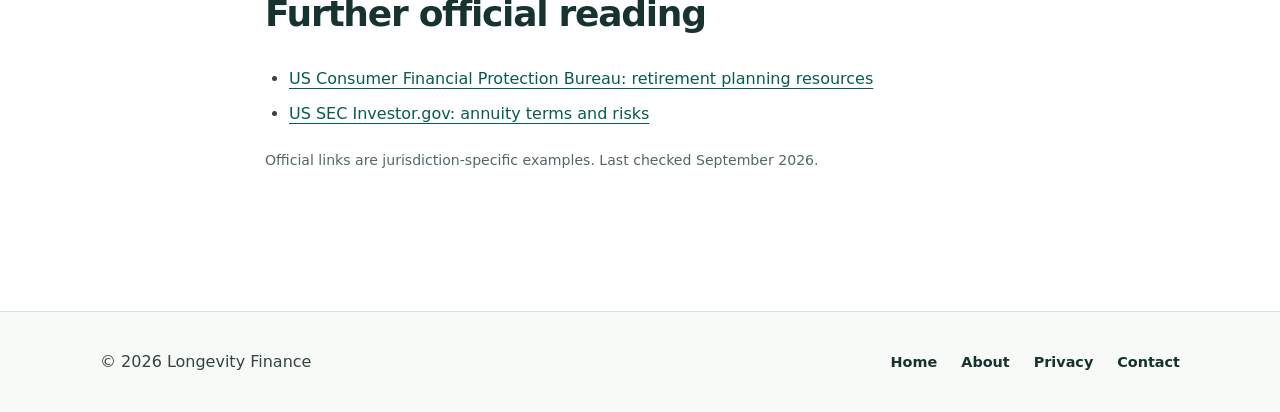
<file: scenarios.html>
<!doctype html><html lang="en"><head><meta charset="utf-8"><meta name="viewport" content="width=device-width,initial-scale=1"><title>Test a longer retirement: three spending horizons | Longevity Finance</title><meta name="description" content="See how a longer retirement changes a simple monthly income gap, and learn which assumptions a realistic longevity plan should test."><link rel="canonical" href="https://longevityfinance.jp/scenarios.html"><link rel="stylesheet" href="/styles.css"><script async src="https://pagead2.googlesyndication.com/pagead/js/adsbygoogle.js?client=ca-pub-2517860910281217"
     crossorigin="anonymous"></script></head><body><a class="skip" href="#main">Skip to content</a><header class="site-header"><div class="wrap header-inner"><a class="brand" href="/">Longevity <span>Finance</span></a><nav aria-label="Main menu"><a href="/guide.html">Planning guide</a><a href="/longevity-data.html">Longevity data</a><a href="/research.html">Research</a><a href="/options.html">Compare options</a><a href="/about.html">About</a></nav></div></header>
<main id="main"><div class="article"><p class="eyebrow">LONGEVITY SCENARIOS</p><h1>What changes if retirement lasts ten years longer?</h1><p class="intro">Planning for a single age can hide the part of retirement that matters most: the years beyond the first estimate. A range of horizons is more useful than a prediction of your lifespan.</p>
<p>Why use several horizons instead of one average? <a href="/longevity-data.html">See the OECD life-expectancy comparison for Japan and other countries</a>.</p>
<section><h2>Keep one assumption fixed, then change the time</h2><p>Suppose your essential monthly spending exceeds reliable monthly income by 500 units of your currency. The table holds that gap constant to isolate the effect of time. It is deliberately simple: no investment growth, inflation, tax change or additional spending is included.</p><div class="table-scroll"><table><thead><tr><th scope="col">Years to cover</th><th scope="col">Arithmetic</th><th scope="col">Total gap</th></tr></thead><tbody><tr><th scope="row">20</th><td>500 × 12 × 20</td><td>120,000</td></tr><tr><th scope="row">30</th><td>500 × 12 × 30</td><td>180,000</td></tr><tr><th scope="row">40</th><td>500 × 12 × 40</td><td>240,000</td></tr></tbody></table></div><p>The extra ten years in this example add 60,000 units. This is a difference between hypothetical totals, not a required balance at retirement or a safe withdrawal calculation. <a href="/guide.html#example">Change the inputs yourself</a> before comparing alternatives.</p></section>
<section><h2>A 10% spending increase makes the gap 50% larger</h2><p>Start with monthly spending of 2,500 and income of 2,000: the household needs to cover 500. A 10% rise in spending adds 250, taking that gap to 750. The budget has grown by 10%, but the shortfall has grown by 50%. The table uses the same made-up household as the <a href="/guide.html#example">calculator</a> and holds each monthly amount constant.</p><div class="table-scroll"><table><caption>Monthly spending and income changes: a worked example</caption><thead><tr><th scope="col">Case</th><th scope="col">Spending / income per month</th><th scope="col">Monthly gap</th><th scope="col">Years</th><th scope="col">Cumulative gap</th></tr></thead><tbody><tr><th scope="row">Baseline</th><td>2,500 / 2,000</td><td>500</td><td>20</td><td>120,000</td></tr><tr><th scope="row">Ten more years</th><td>2,500 / 2,000</td><td>500</td><td>30</td><td>180,000</td></tr><tr><th scope="row">Spending 10% higher</th><td>2,750 / 2,000</td><td>750</td><td>30</td><td>270,000</td></tr><tr><th scope="row">Income 10% lower</th><td>2,500 / 1,800</td><td>700</td><td>30</td><td>252,000</td></tr><tr><th scope="row">Both changes</th><td>2,750 / 1,800</td><td>950</td><td>30</td><td>342,000</td></tr></tbody></table></div><p>Compare the three 30-year rows with the unchanged 30-year case. Higher spending adds 90,000; lower income adds 72,000; both together add 162,000. Extending the original 20-year case by ten years adds 60,000. For this household, checking the monthly budget changes the answer more than adding another decade.</p><p>Every total is the monthly gap multiplied by the number of months. For the last row: (2,750 − 1,800) × 360 = 342,000. Use income and spending on the same tax basis when substituting your own figures. If a pension starts later or income falls after a partner dies, calculate those periods separately.</p><p>The useful question here is how well the two monthly figures are known. A pension estimate and a recent spending record give you something to check; a lifespan headline does not supply either. These totals exclude returns and inflation and do not establish a withdrawal rate.</p></section>
<section id="real-return"><h2>How returns change the cost of later payments</h2><p>A steady positive return after inflation lowers the calculated amount needed at the start. Here the gap stays at 500 a month in today's purchasing power, with withdrawals at month-end. The 1% and 2% rows are assumptions for comparison, not expected returns.</p><div class="table-scroll"><table><caption>Illustrative present value of a constant 500-a-month real gap (own calculation)</caption><thead><tr><th scope="col">Real return per year</th><th scope="col">20 years</th><th scope="col">30 years</th><th scope="col">40 years</th></tr></thead><tbody><tr><th scope="row">0%</th><td>120,000</td><td>180,000</td><td>240,000</td></tr><tr><th scope="row">1%</th><td>108,769</td><td>155,555</td><td>197,909</td></tr><tr><th scope="row">2%</th><td>99,005</td><td>135,606</td><td>165,632</td></tr></tbody></table></div><p>The extra ten years from 30 to 40 add 60,000 in the 0% row and 30,026 in the 2% row. Under the 2% assumption, money reserved for later withdrawals has longer to grow. That is why the last decade adds less to the starting amount than the first decade.</p><p>The first 20 years still account for about 60% of the 40-year starting amount at 2%. If the household cannot cover the early years, assuming growth for payments decades away does not close that immediate gap. The order of returns also matters: selling investments after early losses can leave less capital for later withdrawals. This table assumes the same return every month.</p><p><strong>Calculation:</strong> With N = 12 × years and monthly rate r = (1 + annual real return)^(1/12) − 1, PV = 500 × [1 − (1 + r)^(-N)] ÷ r. At 0%, PV = 500 × N. Values are rounded to whole units. The gap is constant after inflation, so nominal withdrawals would change with prices.</p></section>
<section><h2>Then change one assumption at a time</h2><h3>Spending</h3><p>Housing costs can end, continue or rise. Irregular home repairs, care and medical expenses do not fit neatly into a fixed monthly average. Model them separately rather than presenting a falsely precise single figure.</p><h3>Income</h3><p>A public benefit estimate can depend on work history and claiming choices. Other recurring income may end when work stops or after a partner dies. Compare household spending with household income and test the survivor case if relevant.</p><h3>Purchasing power and markets</h3><p>A fixed amount of money may buy less over time. Returns on investments are uncertain, especially when withdrawals begin during a market decline. Testing lower returns or a higher cost of living reveals sensitivity; it does not predict either outcome.</p></section>
<section><h2>Build a plan around jobs, not products</h2><ol><li><strong>Near-term access:</strong> keep money for foreseeable bills and unexpected costs available on appropriate terms.</li><li><strong>Essential income:</strong> identify which expenses must be covered regardless of market conditions and what reliable income is available.</li><li><strong>Longer horizons:</strong> test several retirement lengths and review assumptions as circumstances change.</li><li><strong>Contracts and providers:</strong> if considering an annuity or any investment, read fees, payout terms, risks and local protections before committing.</li></ol><p><a href="/options.html">Compare the roles and limits of different options →</a></p></section>
<div class="callout"><strong>Scope:</strong> These figures are illustrative arithmetic in arbitrary currency units. The first tables exclude returns and inflation; the present-value table assumes a constant inflation-adjusted monthly gap and a smooth real return. Taxes, fees not already reflected in the assumed return, healthcare shocks and actual market variability are excluded. They are not advice, a promise of future income or a recommendation to purchase a financial product. Pension and product rules differ by jurisdiction.</div>
<section class="sources"><h2>Further official reading</h2><ul><li><a href="https://www.consumerfinance.gov/consumer-tools/retirement/">US Consumer Financial Protection Bureau: retirement planning resources</a></li><li><a href="https://www.investor.gov/introduction-investing/investing-basics/investment-products/annuities">US SEC Investor.gov: annuity terms and risks</a></li></ul><p class="small">Official links are jurisdiction-specific examples. Last checked September 2026.</p></section></div></main>
<footer><div class="wrap footer-inner"><p>© 2026 Longevity Finance</p><nav aria-label="Footer"><a href="/">Home</a><a href="/about.html">About</a><a href="/privacy.html">Privacy</a><a href="/contact.html">Contact</a></nav></div></footer></body></html>
</file>
<file: styles.css>
:root{color-scheme:light;--ink:#17332f;--body:#344440;--muted:#556760;--line:#d8e4dc;--bg:#f7faf6;--accent:#146451}*{box-sizing:border-box}html{scroll-behavior:smooth}body{margin:0;color:var(--body);background:white;font:16px/1.85 system-ui,-apple-system,"Hiragino Kaku Gothic ProN","Yu Gothic",sans-serif}a{color:#075d4b;text-underline-offset:.22em}a:hover{text-decoration-thickness:2px}a:focus-visible,button:focus-visible,input:focus-visible{outline:3px solid #ed9b41;outline-offset:3px}.wrap{width:min(1080px,calc(100% - 40px));margin:auto}.skip{position:absolute;top:-100px;left:10px;background:white;padding:12px;z-index:20}.skip:focus{top:10px}.site-header{border-bottom:1px solid var(--line);background:white}.header-inner,.footer-inner{display:flex;align-items:center;justify-content:space-between;gap:24px}.header-inner{min-height:76px}.brand{font-size:1.3rem;font-weight:800;color:var(--ink);text-decoration:none;white-space:nowrap;letter-spacing:-.04em}.brand span{color:var(--accent)}nav{display:flex;gap:24px;flex-wrap:wrap}nav a{font-size:.9rem;font-weight:650;text-decoration:none;color:var(--ink)}nav a:hover{text-decoration:underline}h1,h2,h3{color:var(--ink);line-height:1.38;letter-spacing:-.035em}h1{font-size:clamp(2.2rem,5vw,4.1rem);margin:12px 0 22px}h2{font-size:clamp(1.55rem,3vw,2.25rem);margin:8px 0 22px}h3{font-size:1.22rem;margin:10px 0}p{margin:0 0 1.15em}.hero{background:linear-gradient(115deg,#e7f2eb,#f5f8ed);padding:96px 0 105px}.hero .wrap{max-width:1080px}.lead{max-width:680px;font-size:1.15rem}.eyebrow{color:var(--accent);font-size:.78rem;font-weight:800;letter-spacing:.13em}.section{padding-top:76px;padding-bottom:76px}.tint{background:var(--bg)}.cards{display:grid;grid-template-columns:repeat(3,1fr);gap:18px;margin:30px 0}.card{padding:26px;border:1px solid var(--line);border-radius:14px;background:white}.step{font-size:.85rem;color:var(--accent);font-weight:800}.button{display:inline-block;background:var(--accent);color:white;text-decoration:none;font-weight:750;padding:12px 22px;border-radius:8px}.button:hover{background:#0c493b}.outline{background:white;color:var(--accent);border:1px solid var(--accent)}.outline:hover{color:white}.split{display:grid;grid-template-columns:1.4fr 1fr;align-items:center;gap:52px}.figure{background:white;border:1px solid var(--line);border-radius:18px;padding:38px;box-shadow:0 14px 42px #17332f0c}.figure small,.figure strong,.figure span{display:block}.figure strong{color:var(--ink);font-size:clamp(1.6rem,3vw,2.4rem);line-height:1.4;margin:12px 0}.figure span{color:var(--accent);font-weight:800}.note{border-top:1px solid var(--line)}footer{border-top:1px solid var(--line);background:var(--bg);padding:35px 0}footer p{margin:0}.article{max-width:790px;margin:0 auto;padding:52px 20px 90px}.article .intro{font-size:1.12rem;color:var(--ink)}.article section{margin:48px 0}.article h2{padding-top:10px}.article h3{margin-top:28px}ul,ol{padding-left:1.5em}li{padding:.18em 0}table{width:100%;border-collapse:collapse;margin:20px 0}th,td{border:1px solid var(--line);padding:12px;text-align:left;vertical-align:top}th{background:var(--bg)}.table-scroll{overflow-x:auto}.callout{background:var(--bg);border-left:4px solid var(--accent);padding:20px 24px;margin:22px 0}.calc{border:1px solid var(--line);border-radius:14px;padding:24px;background:var(--bg)}.calc-grid{display:grid;grid-template-columns:repeat(2,1fr);gap:18px}.calc label{display:block;font-weight:700}.calc input{display:block;max-width:100%;width:100%;margin-top:6px;padding:11px;font:inherit;border:1px solid #829890;border-radius:6px}.result{font-size:1.15rem;font-weight:800;color:var(--ink);padding:16px 0}.small{font-size:.88rem;color:var(--muted)}.sources a{overflow-wrap:anywhere}@media(max-width:720px){.header-inner,.footer-inner{align-items:flex-start;flex-direction:column;padding:18px 0}.header-inner{gap:12px}nav{gap:9px 18px}.hero{padding:64px 0 72px}.section{padding-top:52px;padding-bottom:52px}.cards,.split,.calc-grid{grid-template-columns:1fr}.figure{padding:24px}.article{padding-top:38px}th,td{min-width:130px}}@media(prefers-reduced-motion:reduce){html{scroll-behavior:auto}}

.table-scroll caption{text-align:left;font-weight:700;color:var(--ink);padding:4px 0 12px}a[aria-current="page"]{color:var(--accent);text-decoration:underline}

.contact-form{display:grid;gap:12px;margin:22px 0 34px}.contact-form label{font-weight:700;color:var(--ink)}.contact-form input,.contact-form select,.contact-form textarea{width:100%;padding:12px;border:1px solid #829890;border-radius:7px;background:#fff;color:var(--ink);font:inherit}.contact-form button{font:inherit;cursor:pointer;justify-self:start;border:0}.contact-form textarea{resize:vertical;min-height:150px}
</file>
